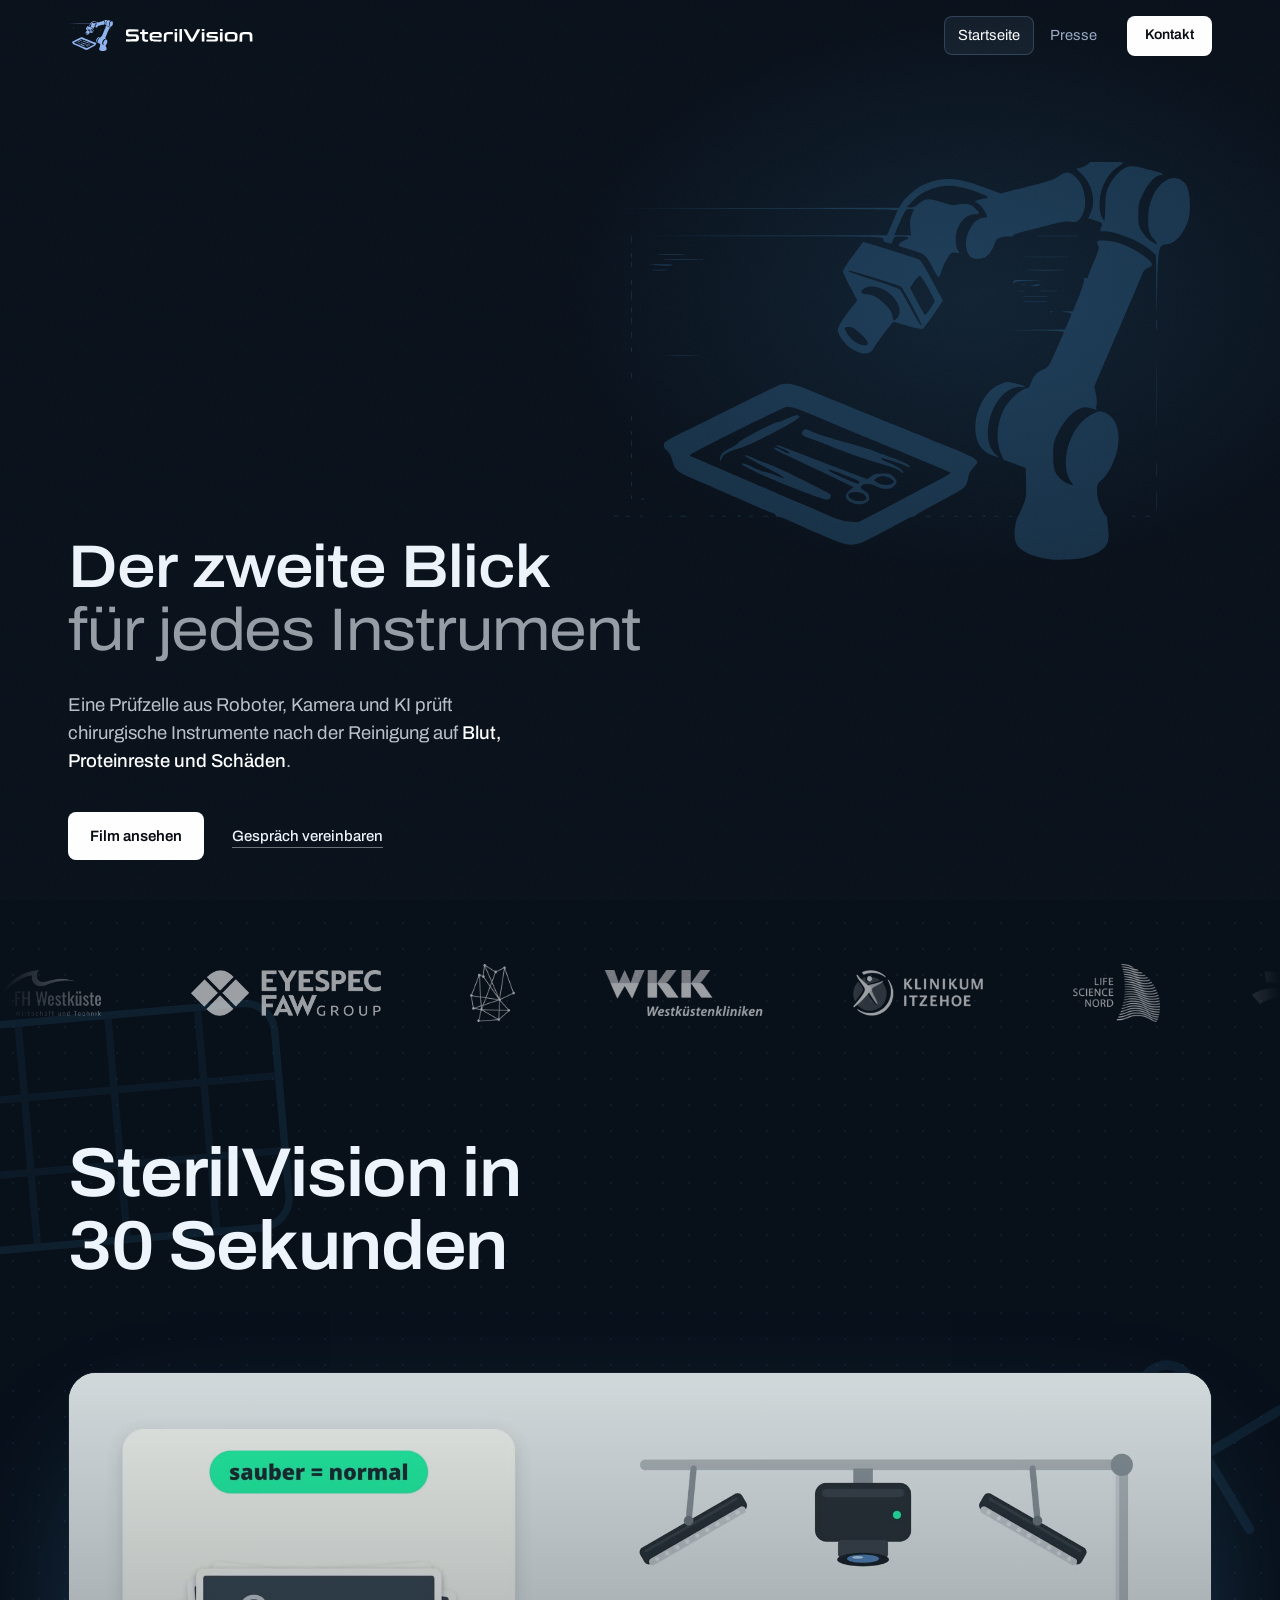
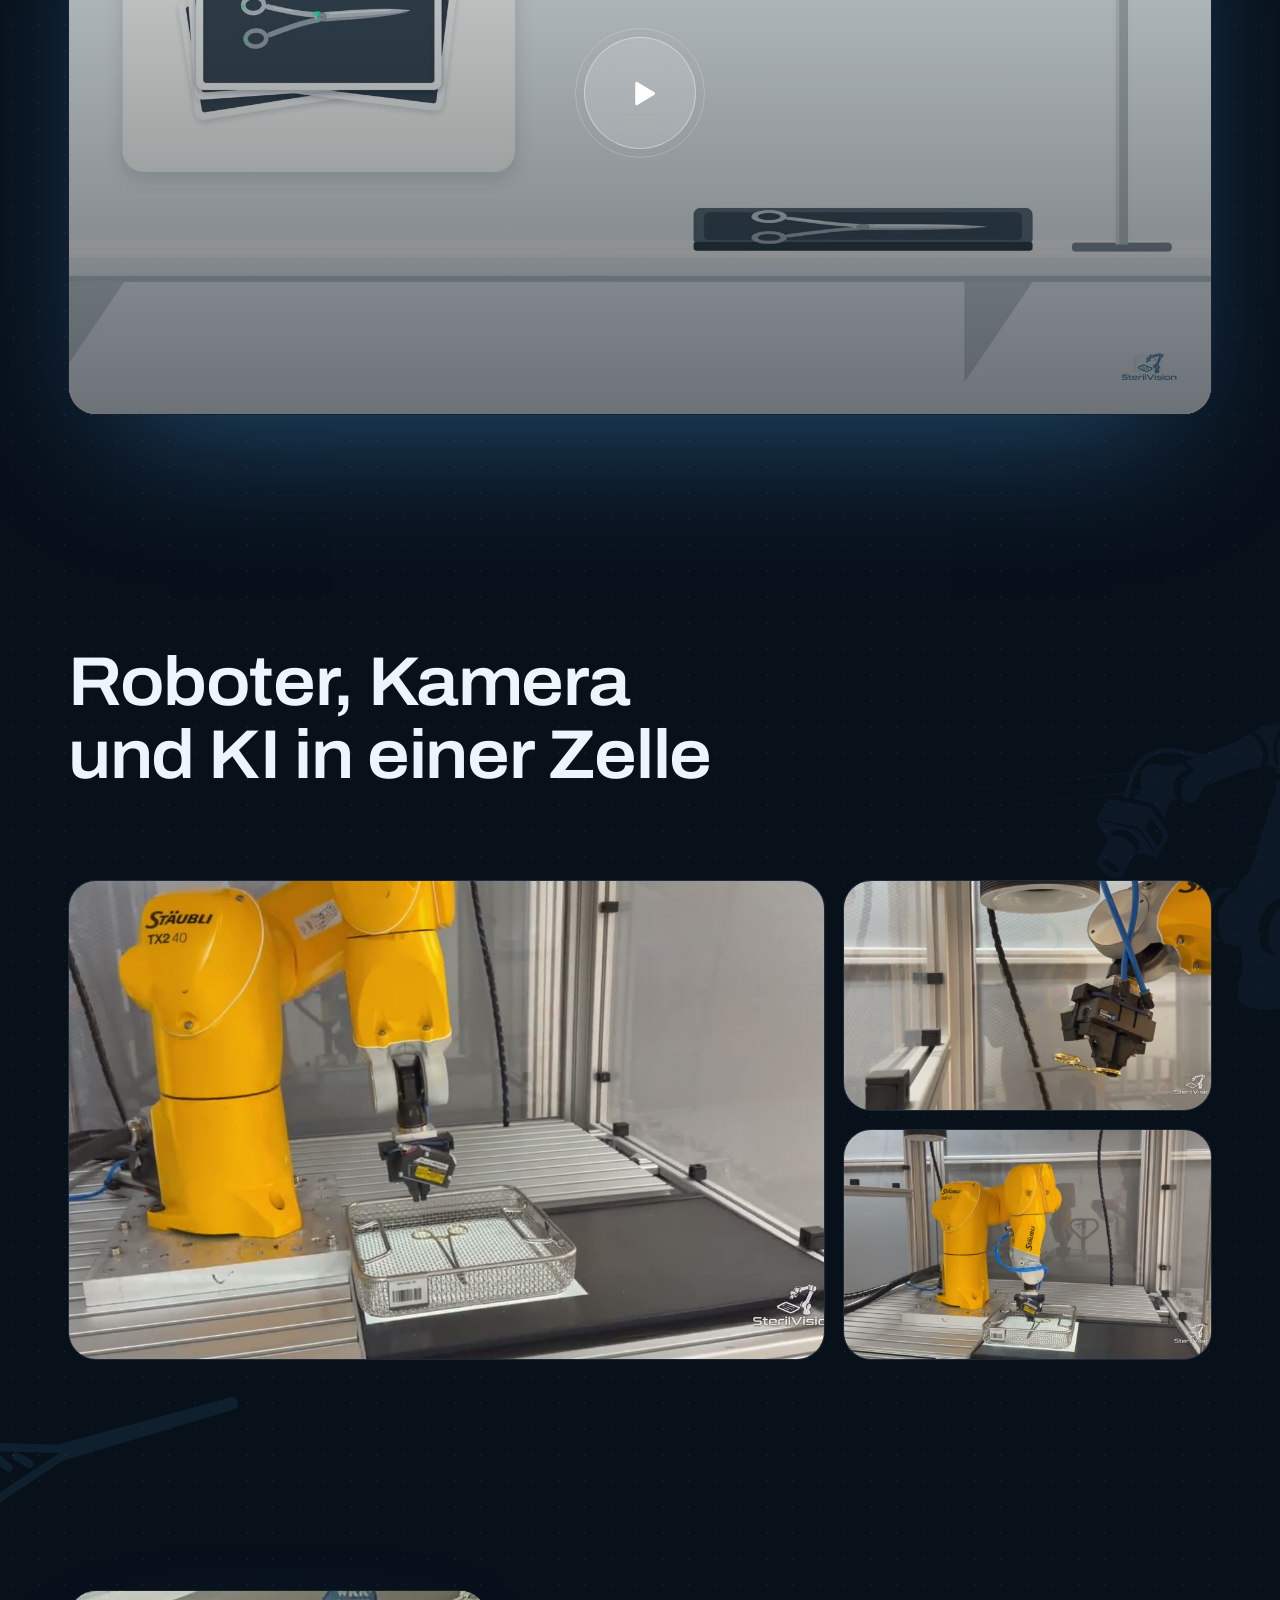
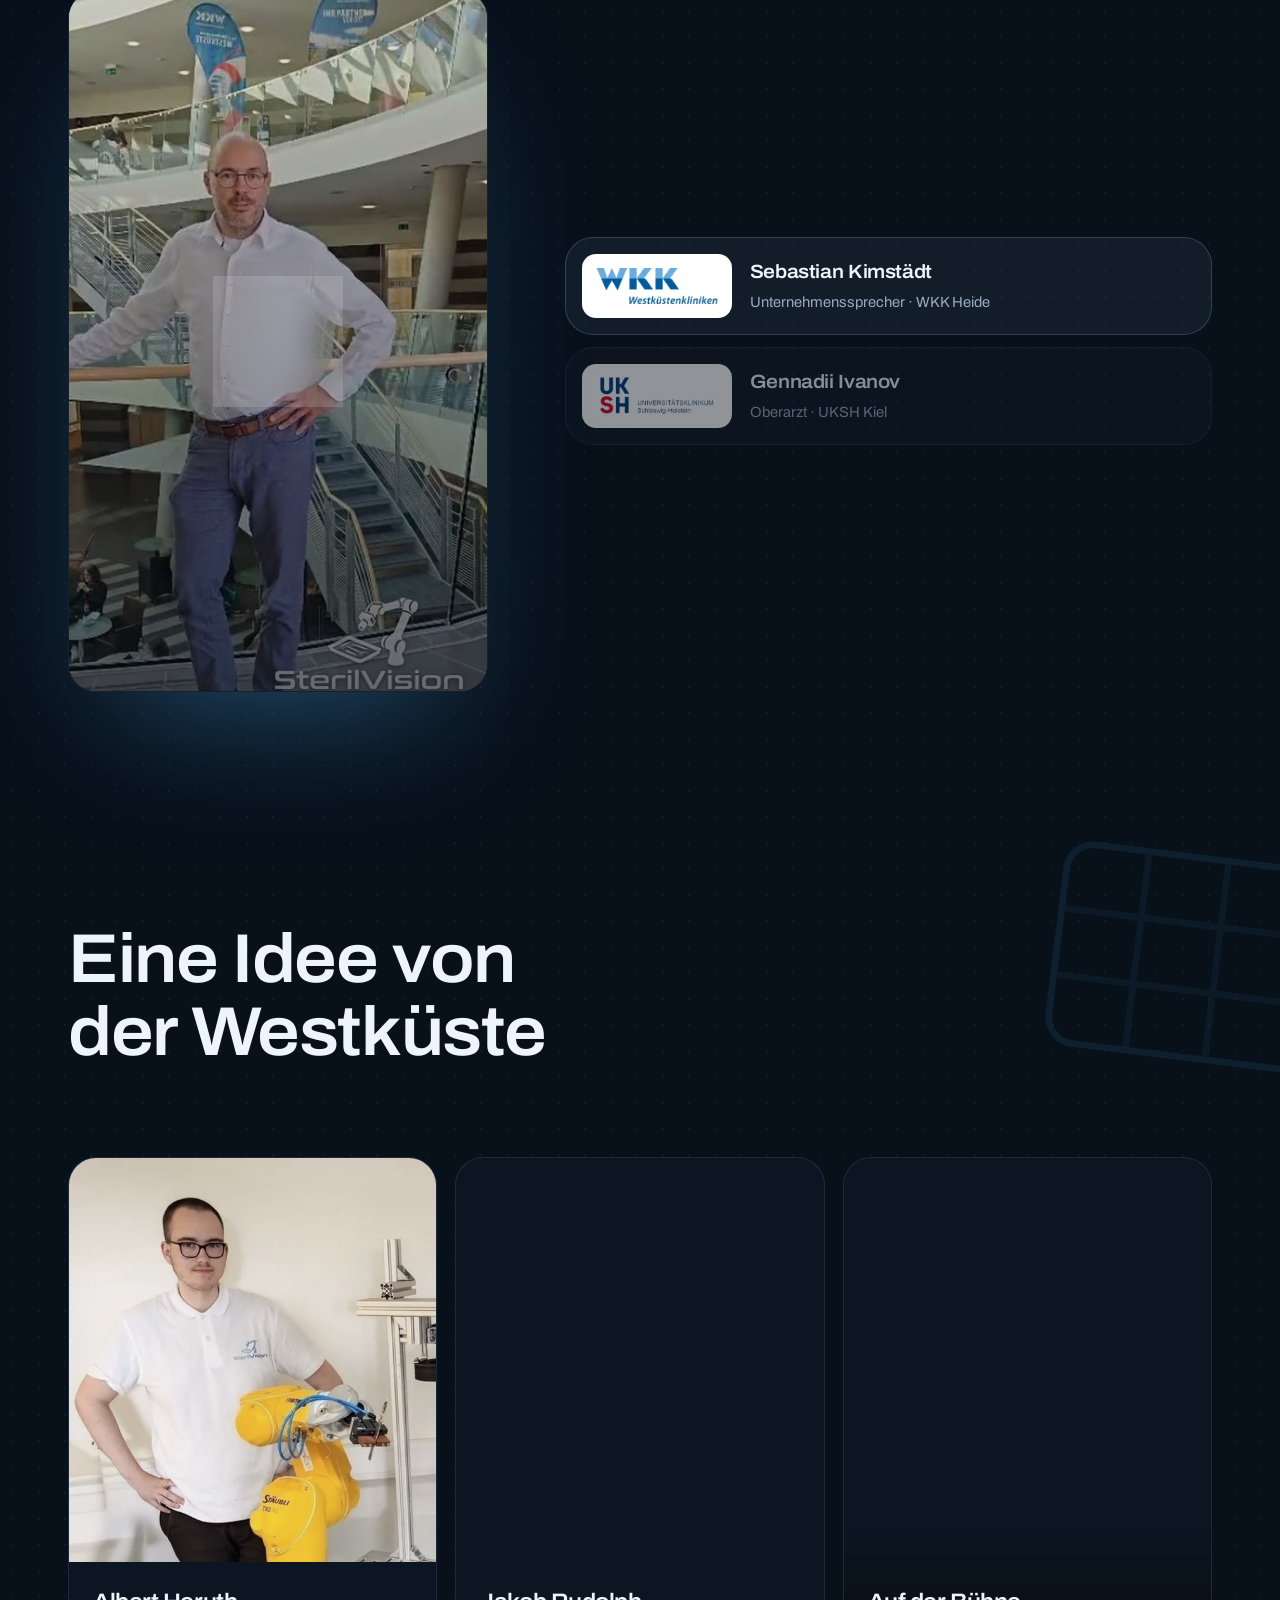
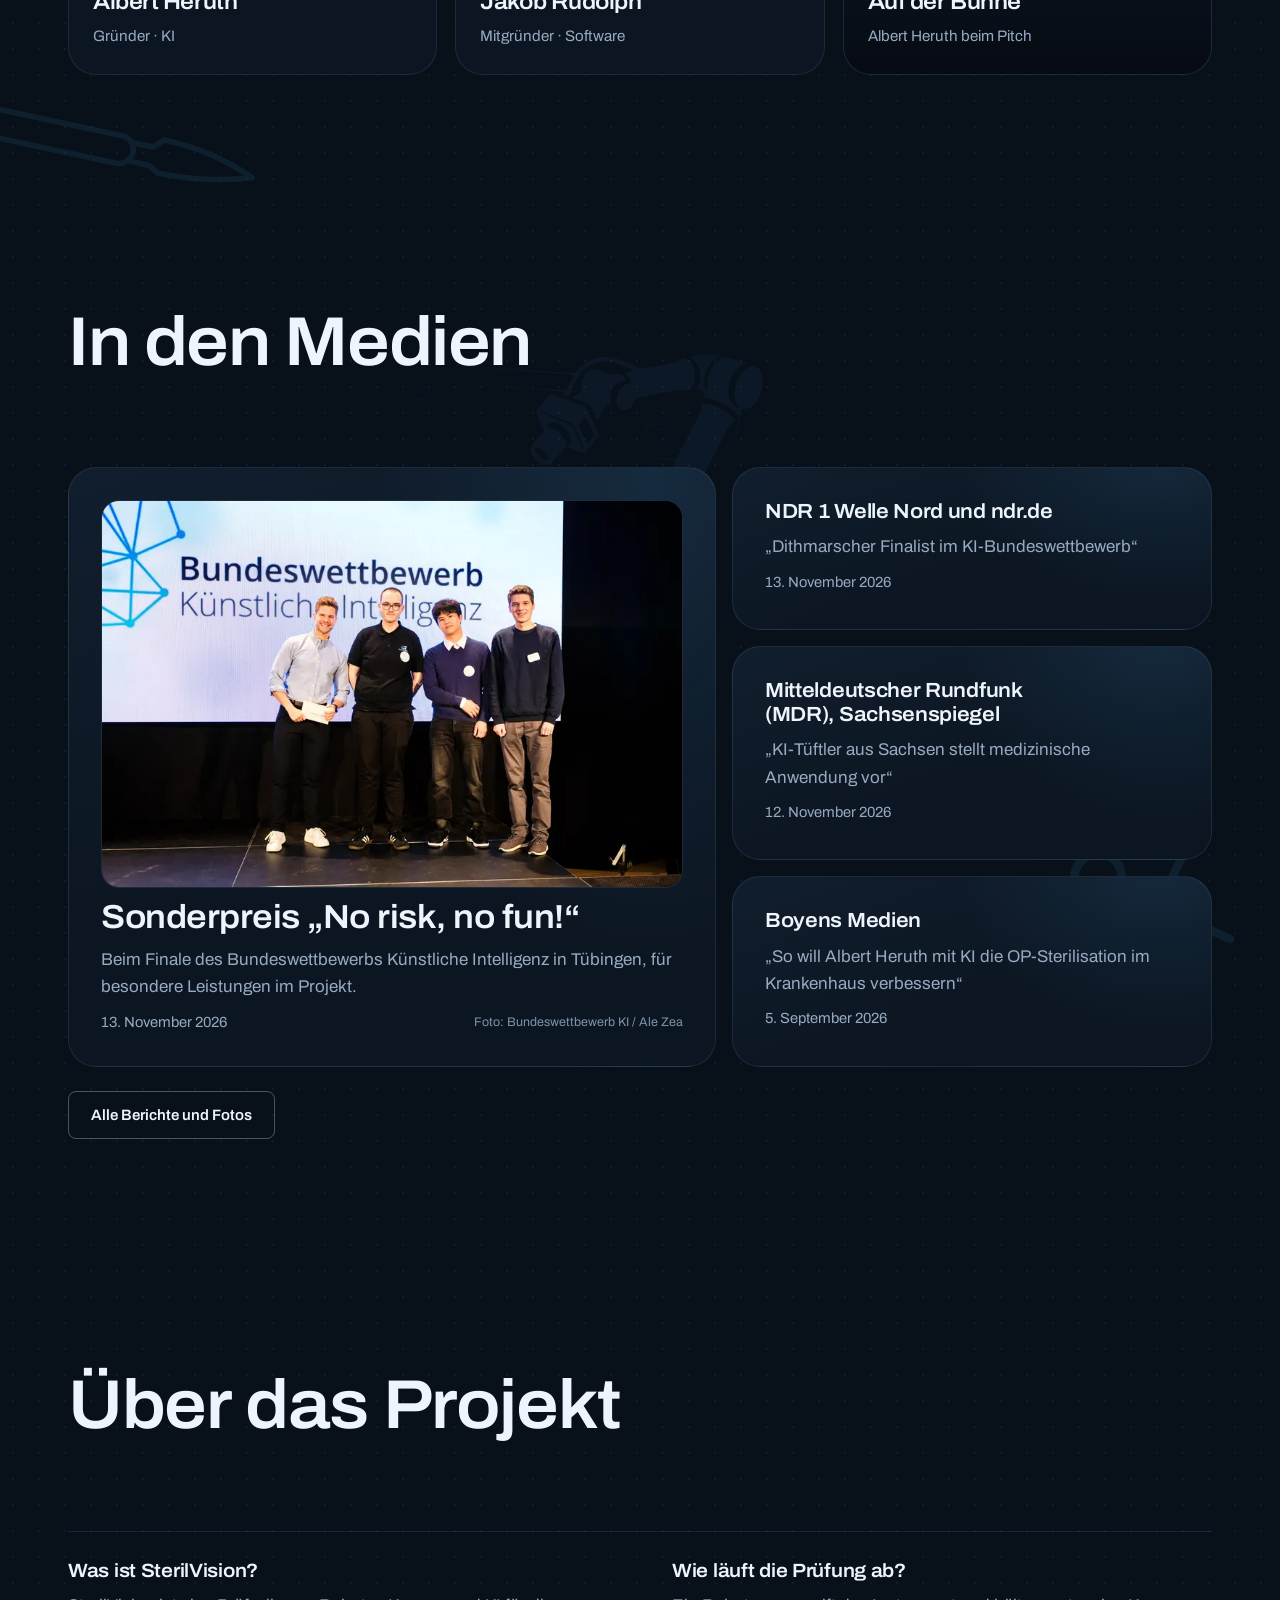
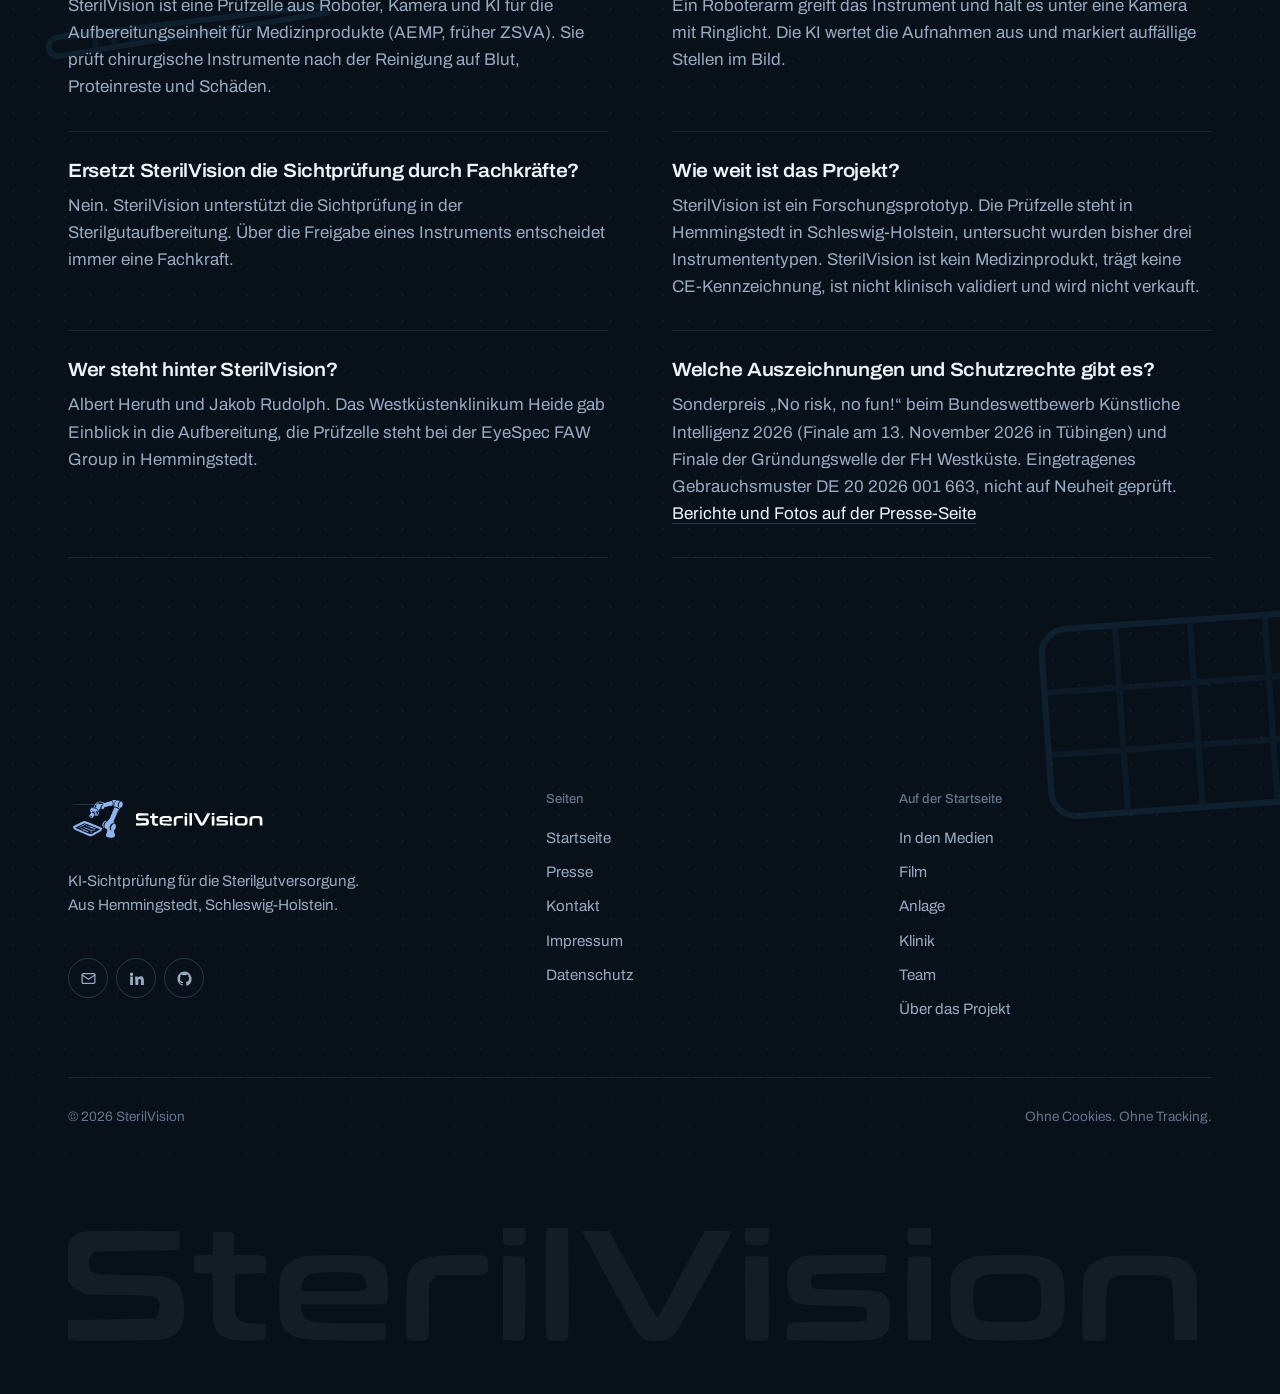
<file: index.html>
<!DOCTYPE html>
<html lang="de">
<head>
  <meta charset="UTF-8" />
  <meta name="viewport" content="width=device-width, initial-scale=1.0, viewport-fit=cover" />
  <title>SterilVision · KI-Sichtprüfung chirurgischer Instrumente für die AEMP</title>
  <meta name="description" content="Prüfzelle aus Roboter, Kamera und KI für die Sterilgutaufbereitung (AEMP, ZSVA). Prüft chirurgische Instrumente nach der Reinigung auf Blut, Proteinreste und Schäden. Forschungsprototyp aus Schleswig-Holstein." />
  <meta name="robots" content="index, follow" />
  <link rel="canonical" href="https://sterilvision.de/" />
  <meta name="theme-color" content="#08101a" />
  <link rel="icon" type="image/svg+xml" href="assets/favicon.svg" />

  <meta property="og:type" content="website" />
  <meta property="og:site_name" content="SterilVision" />
  <meta property="og:title" content="SterilVision · Der zweite Blick für jedes Instrument" />
  <meta property="og:description" content="Prüfzelle aus Roboter, Kamera und KI für die Sterilgutaufbereitung. Über die Freigabe entscheidet immer eine Fachkraft." />
  <meta property="og:image" content="https://sterilvision.de/assets/og.jpg" />
  <meta property="og:url" content="https://sterilvision.de/" />
  <meta property="og:locale" content="de_DE" />
  <meta name="twitter:card" content="summary_large_image" />

  <link rel="preload" href="assets/fonts/Archivo-Variable.woff2" as="font" type="font/woff2" crossorigin />
  <link rel="stylesheet" href="styles.css" />

  <script type="application/ld+json">
  {
    "@context": "https://schema.org",
    "@graph": [
      {
        "@type": "Organization",
        "@id": "https://sterilvision.de/#organisation",
        "name": "SterilVision",
        "url": "https://sterilvision.de/",
        "logo": "https://sterilvision.de/assets/brand/sv-logo.svg",
        "image": "https://sterilvision.de/assets/og.jpg",
        "description": "SterilVision entwickelt eine Prüfzelle aus Roboter, Kamera und KI, die chirurgische Instrumente nach der Reinigung in der Sterilgutaufbereitung (AEMP, früher ZSVA) auf Blut, Proteinreste und Schäden prüft. Forschungsprototyp, kein Medizinprodukt.",
        "address": {
          "@type": "PostalAddress",
          "addressLocality": "Hemmingstedt",
          "postalCode": "25770",
          "addressRegion": "Schleswig-Holstein",
          "addressCountry": "DE"
        },
        "founder": [
          {
            "@type": "Person",
            "name": "Albert Heruth",
            "sameAs": "https://www.linkedin.com/in/albert-heruth-37aa74379/"
          },
          {
            "@type": "Person",
            "name": "Jakob Rudolph"
          }
        ],
        "award": [
          "Sonderpreis „No risk, no fun!“, Bundeswettbewerb Künstliche Intelligenz 2026"
        ],
        "knowsAbout": [
          "Sterilgutaufbereitung",
          "Aufbereitungseinheit für Medizinprodukte (AEMP)",
          "Zentrale Sterilgutversorgungsabteilung (ZSVA)",
          "Sichtprüfung chirurgischer Instrumente",
          "Bildverarbeitung",
          "Künstliche Intelligenz",
          "Robotik"
        ],
        "subjectOf": {
          "@id": "https://sterilvision.de/presse.html"
        },
        "sameAs": [
          "https://www.linkedin.com/in/albert-heruth-37aa74379/",
          "https://github.com/hackbert301009"
        ]
      },
      {
        "@type": "WebSite",
        "@id": "https://sterilvision.de/#website",
        "url": "https://sterilvision.de/",
        "name": "SterilVision",
        "inLanguage": "de",
        "publisher": {
          "@id": "https://sterilvision.de/#organisation"
        }
      },
      {
        "@type": "FAQPage",
        "@id": "https://sterilvision.de/#projekt",
        "inLanguage": "de",
        "mainEntity": [
          {
            "@type": "Question",
            "name": "Was ist SterilVision?",
            "acceptedAnswer": {
              "@type": "Answer",
              "text": "SterilVision ist eine Prüfzelle aus Roboter, Kamera und KI für die Aufbereitungseinheit für Medizinprodukte (AEMP, früher ZSVA). Sie prüft chirurgische Instrumente nach der Reinigung auf Blut, Proteinreste und Schäden."
            }
          },
          {
            "@type": "Question",
            "name": "Wie läuft die Prüfung ab?",
            "acceptedAnswer": {
              "@type": "Answer",
              "text": "Ein Roboterarm greift das Instrument und hält es unter eine Kamera mit Ringlicht. Die KI wertet die Aufnahmen aus und markiert auffällige Stellen im Bild."
            }
          },
          {
            "@type": "Question",
            "name": "Ersetzt SterilVision die Sichtprüfung durch Fachkräfte?",
            "acceptedAnswer": {
              "@type": "Answer",
              "text": "Nein. SterilVision unterstützt die Sichtprüfung in der Sterilgutaufbereitung. Über die Freigabe eines Instruments entscheidet immer eine Fachkraft."
            }
          },
          {
            "@type": "Question",
            "name": "Wie weit ist das Projekt?",
            "acceptedAnswer": {
              "@type": "Answer",
              "text": "SterilVision ist ein Forschungsprototyp. Die Prüfzelle steht in Hemmingstedt in Schleswig-Holstein, untersucht wurden bisher drei Instrumententypen. SterilVision ist kein Medizinprodukt, trägt keine CE-Kennzeichnung, ist nicht klinisch validiert und wird nicht verkauft."
            }
          },
          {
            "@type": "Question",
            "name": "Wer steht hinter SterilVision?",
            "acceptedAnswer": {
              "@type": "Answer",
              "text": "Albert Heruth und Jakob Rudolph. Das Westküstenklinikum Heide gab Einblick in die Aufbereitung, die Prüfzelle steht bei der EyeSpec FAW Group in Hemmingstedt."
            }
          },
          {
            "@type": "Question",
            "name": "Welche Auszeichnungen und Schutzrechte gibt es?",
            "acceptedAnswer": {
              "@type": "Answer",
              "text": "Sonderpreis „No risk, no fun!“ beim Bundeswettbewerb Künstliche Intelligenz 2026 (Finale am 13. November 2026 in Tübingen) und Finale der Gründungswelle der FH Westküste. Eingetragenes Gebrauchsmuster DE 20 2026 001 663, nicht auf Neuheit geprüft."
            }
          }
        ]
      }
    ]
  }
  </script>
  <script>document.documentElement.classList.add('js');</script>
</head>
<body id="top">
  <div class="grain" aria-hidden="true"></div>
  <div class="bg-tools" aria-hidden="true">
    <span class="bg-dots"></span>
    <span class="bg-tool t1"><svg viewBox="0 0 48 32" fill="none" stroke="currentColor" stroke-width="1"><rect x="1" y="1" width="46" height="30" rx="4"/><path d="M1 11h46M1 21h46M13 1v30M25 1v30M37 1v30" stroke-opacity="0.6"/></svg></span>
    <span class="bg-tool t2"><svg viewBox="0 0 24 24" fill="none" stroke="currentColor" stroke-width="1.1"><circle cx="6" cy="6" r="3"/><circle cx="6" cy="18" r="3"/><path d="M8.5 8.5 19 19M8.5 15.5 19 5" stroke-linecap="round"/></svg></span>
    <span class="bg-tool t3"><svg viewBox="0 0 32 16" fill="none" stroke="currentColor" stroke-width="0.8" stroke-linecap="round"><circle cx="3.5" cy="4" r="2.5"/><circle cx="3.5" cy="12" r="2.5"/><path d="M5.8 5 14 7.6M5.8 11 14 8.4M14 7.6 31 7.8M14 8.4 31 8.2M8 6.6l1 1.4M10 7.2l1 1"/></svg></span>
    <span class="bg-tool bg-wm t4 logo-mark"></span>
    <span class="bg-tool t5"><svg viewBox="0 0 48 32" fill="none" stroke="currentColor" stroke-width="1"><rect x="1" y="1" width="46" height="30" rx="4"/><path d="M1 11h46M1 21h46M13 1v30M25 1v30M37 1v30" stroke-opacity="0.6"/></svg></span>
    <span class="bg-tool t6"><svg viewBox="0 0 32 8" fill="none" stroke="currentColor" stroke-width="0.6" stroke-linecap="round" stroke-linejoin="round"><rect x="0.5" y="2.5" width="18" height="3" rx="1.5"/><path d="M18.5 3h2l1-1c4 0 7 0.8 10 2-3 1-6.5 1.6-10 1.6l-1-0.6h-2"/></svg></span>
    <span class="bg-tool t7"><svg viewBox="0 0 24 24" fill="none" stroke="currentColor" stroke-width="1.1"><circle cx="6" cy="6" r="3"/><circle cx="6" cy="18" r="3"/><path d="M8.5 8.5 19 19M8.5 15.5 19 5" stroke-linecap="round"/></svg></span>
    <span class="bg-tool t8"><svg viewBox="0 0 32 8" fill="none" stroke="currentColor" stroke-width="0.6" stroke-linecap="round"><path d="M1 4c0-.6.5-1 1-1l29 .6M1 4c0 .6.5 1 1 1l29-.6"/><path d="M6 3.2v1.6M8 3.2v1.6M10 3.2v1.6" stroke-opacity=".6"/></svg></span>
    <span class="bg-tool bg-wm t9 logo-mark"></span>
    <span class="bg-tool t10"><svg viewBox="0 0 48 32" fill="none" stroke="currentColor" stroke-width="1"><rect x="1" y="1" width="46" height="30" rx="4"/><path d="M1 11h46M1 21h46M13 1v30M25 1v30M37 1v30" stroke-opacity="0.6"/></svg></span>
  </div>

  <header class="site-header" id="site-header">
    <div class="wrap">
      <a class="brand" href="#top" aria-label="SterilVision Startseite">
        <span class="logo-mark" aria-hidden="true"></span>
        <span class="logo-word" aria-hidden="true"></span>
      </a>
      <nav class="nav" aria-label="Hauptnavigation">
        <div class="nav-links">
          <a href="#top" aria-current="page">Startseite</a>
          <a href="presse.html">Presse</a>
        </div>
        <a class="btn btn-primary btn-sm" href="kontakt.html">Kontakt</a>
        <button class="menu-btn" id="menu-btn" aria-label="Menü öffnen" aria-expanded="false" aria-controls="mobile-menu"><span></span><span></span></button>
      </nav>
    </div>
  </header>

  <nav class="mobile-menu" id="mobile-menu" aria-label="Mobile Navigation">
    <a href="#top" aria-current="page">Startseite</a>
    <a href="presse.html">Presse</a>
    <a href="kontakt.html">Kontakt</a>
  </nav>

  <main>
    <!-- ═══ HERO ═══ -->
    <section class="hero" id="hero">
      <div class="hero-canvas" id="hero-canvas" aria-hidden="true"></div>
      <span class="hero-fallback logo-mark" aria-hidden="true"></span>

      <div class="wrap">
        <div class="hero-inner">
          <h1 data-split><span class="h1-row">Der zweite Blick</span> <span class="h1-row h1-soft">für jedes Instrument</span></h1>
          <p class="lead" data-hero>Eine Prüfzelle aus Roboter, Kamera und KI prüft chirurgische Instrumente nach der Reinigung auf <strong>Blut, Proteinreste und Schäden</strong>.</p>
          <div class="hero-actions" data-hero>
            <a class="btn btn-primary" href="#film">Film ansehen</a>
            <a class="hero-link" href="kontakt.html">Gespräch vereinbaren</a>
          </div>
        </div>
      </div>
    </section>

    <!-- ═══ NETZWERK ═══ -->
    <section class="section" id="netzwerk" style="padding: clamp(40px, 5vw, 64px) 0 0">
      <div class="marquee" data-reveal>
        <div class="marquee-track">
          <div class="marquee-group">
            <a href="https://www.fh-westkueste.de/" target="_blank" rel="noopener"><img decoding="async" src="assets/logos/fh-westkueste.webp" alt="FH Westküste" loading="lazy" /></a>
            <a href="https://eyespec-faw-group.de/" target="_blank" rel="noopener"><img decoding="async" src="assets/logos/eyespec.webp" alt="EyeSpec FAW Group" loading="lazy" /></a>
            <a href="https://www.bw-ki.de/" target="_blank" rel="noopener"><img decoding="async" src="assets/logos/bwki.webp" alt="Bundeswettbewerb KI" class="sq" loading="lazy" /></a>
            <a href="https://www.westkuestenklinikum.de/" target="_blank" rel="noopener"><img decoding="async" src="assets/logos/wkk.webp" alt="Westküstenklinikum Heide" loading="lazy" /></a>
            <a href="https://www.klinikum-itzehoe.de/" target="_blank" rel="noopener"><img decoding="async" src="assets/logos/itzehoe.webp" alt="Klinikum Itzehoe" loading="lazy" /></a>
            <a href="https://lifesciencenord.de/" target="_blank" rel="noopener"><img decoding="async" src="assets/logos/life-science-nord.webp" alt="Life Science Nord" class="sq" loading="lazy" /></a>
            <a href="https://www.boyens-medien.de/" target="_blank" rel="noopener"><img decoding="async" src="assets/logos/boyens.webp" alt="Boyens Medien" loading="lazy" /></a>
            <a href="https://www.jugend-forscht.de/" target="_blank" rel="noopener"><img decoding="async" src="assets/logos/jugend-forscht.webp" alt="Jugend forscht" class="sq" loading="lazy" /></a>
          </div>
          <div class="marquee-group" aria-hidden="true">
            <a href="https://www.fh-westkueste.de/" target="_blank" rel="noopener" tabindex="-1"><img decoding="async" src="assets/logos/fh-westkueste.webp" alt="" loading="lazy" /></a>
            <a href="https://eyespec-faw-group.de/" target="_blank" rel="noopener" tabindex="-1"><img decoding="async" src="assets/logos/eyespec.webp" alt="" loading="lazy" /></a>
            <a href="https://www.bw-ki.de/" target="_blank" rel="noopener" tabindex="-1"><img decoding="async" src="assets/logos/bwki.webp" alt="" class="sq" loading="lazy" /></a>
            <a href="https://www.westkuestenklinikum.de/" target="_blank" rel="noopener" tabindex="-1"><img decoding="async" src="assets/logos/wkk.webp" alt="" loading="lazy" /></a>
            <a href="https://www.klinikum-itzehoe.de/" target="_blank" rel="noopener" tabindex="-1"><img decoding="async" src="assets/logos/itzehoe.webp" alt="" loading="lazy" /></a>
            <a href="https://lifesciencenord.de/" target="_blank" rel="noopener" tabindex="-1"><img decoding="async" src="assets/logos/life-science-nord.webp" alt="" class="sq" loading="lazy" /></a>
            <a href="https://www.boyens-medien.de/" target="_blank" rel="noopener" tabindex="-1"><img decoding="async" src="assets/logos/boyens.webp" alt="" loading="lazy" /></a>
            <a href="https://www.jugend-forscht.de/" target="_blank" rel="noopener" tabindex="-1"><img decoding="async" src="assets/logos/jugend-forscht.webp" alt="" class="sq" loading="lazy" /></a>
          </div>
        </div>
      </div>
    </section>

    <!-- ═══ FILM ═══ -->
    <section class="section film" id="film">
      <div class="wrap">
        <div class="head">
          <h2 data-reveal>SterilVision in 30 Sekunden</h2>
        </div>
        <div class="player" data-player data-reveal>
          <video preload="none" playsinline controls poster="assets/video/sterilvision-film-poster.jpg">
            <source src="assets/video/sterilvision-film.mp4" type="video/mp4" />
          </video>
          <button class="player-cover" aria-label="Film abspielen">
            <img decoding="async" src="assets/video/sterilvision-film-poster.jpg" alt="" loading="lazy" />
            <span class="play"><svg viewBox="0 0 24 24"><path d="M6 4.5v15a1 1 0 0 0 1.5.86l12.4-7.5a1 1 0 0 0 0-1.72L7.5 3.64A1 1 0 0 0 6 4.5Z"/></svg></span>
          </button>
        </div>
      </div>
    </section>

    <!-- ═══ ANLAGE ═══ -->
    <section class="section" id="anlage">
      <div class="wrap">
        <div class="head">
          <h2 data-reveal>Roboter, Kamera und KI in einer Zelle</h2>
        </div>
        <div class="cell">
          <div class="tile tile-video big" data-reveal>
            <video data-lazy muted loop playsinline preload="none" poster="assets/video/anlage-loop-poster.jpg" aria-label="Roboter greift eine Schere aus dem Siebkorb">
              <source data-src="assets/video/anlage-loop.mp4" type="video/mp4" />
            </video>
          </div>
          <div class="tile tile-video side" data-reveal style="--d:.08s">
            <video data-lazy muted loop playsinline preload="none" poster="assets/video/anlage-pruefen-poster.jpg" aria-label="Die Schere wird unter dem Kameraring geprüft">
              <source data-src="assets/video/anlage-pruefen.mp4" type="video/mp4" />
            </video>
          </div>
          <div class="tile tile-video side" data-reveal style="--d:.16s">
            <video data-lazy muted loop playsinline preload="none" poster="assets/video/anlage-zelle-poster.jpg" aria-label="Die Prüfzelle in der Totalen">
              <source data-src="assets/video/anlage-zelle.mp4" type="video/mp4" />
            </video>
          </div>
        </div>
      </div>
    </section>

    <!-- ═══ STIMME ═══ -->
    <section class="section" id="stimme">
      <div class="wrap voice">
        <div class="voice-stage" data-reveal>
          <div class="player" data-player data-voice="wkk">
            <video preload="none" playsinline controls poster="assets/video/kimstaedt-poster.jpg">
              <source src="assets/video/kimstaedt.mp4" type="video/mp4" />
            </video>
            <button class="player-cover" aria-label="Video von Sebastian Kimstädt abspielen">
              <img decoding="async" src="assets/video/kimstaedt-poster.jpg" alt="" loading="lazy" />
              <span class="play"><svg viewBox="0 0 24 24"><path d="M6 4.5v15a1 1 0 0 0 1.5.86l12.4-7.5a1 1 0 0 0 0-1.72L7.5 3.64A1 1 0 0 0 6 4.5Z"/></svg></span>
            </button>
          </div>
          <div class="player" data-player data-voice="uksh" hidden>
            <video preload="none" playsinline controls poster="assets/video/ivanov-poster.jpg">
              <source src="assets/video/ivanov.mp4" type="video/mp4" />
            </video>
            <button class="player-cover" aria-label="Video von Gennadii Ivanov abspielen">
              <img decoding="async" src="assets/video/ivanov-poster.jpg" alt="" loading="lazy" />
              <span class="play"><svg viewBox="0 0 24 24"><path d="M6 4.5v15a1 1 0 0 0 1.5.86l12.4-7.5a1 1 0 0 0 0-1.72L7.5 3.64A1 1 0 0 0 6 4.5Z"/></svg></span>
            </button>
          </div>
        </div>
        <div class="voices" role="tablist" aria-label="Videostatements" data-reveal>
          <button class="voice-tab" role="tab" aria-selected="true" data-voice="wkk">
            <span class="org-logo"><img decoding="async" src="assets/logos/wkk-farbig.webp" alt="Westküstenklinikum Heide" loading="lazy" /></span>
            <span class="who"><b>Sebastian Kimstädt</b><span>Unternehmenssprecher · WKK Heide</span></span>
          </button>
          <button class="voice-tab" role="tab" aria-selected="false" data-voice="uksh">
            <span class="org-logo"><img decoding="async" src="assets/logos/uksh-farbig.webp" alt="Universitätsklinikum Schleswig-Holstein" loading="lazy" /></span>
            <span class="who"><b>Gennadii Ivanov</b><span>Oberarzt · UKSH Kiel</span></span>
          </button>
        </div>
      </div>
    </section>

    <!-- ═══ TEAM ═══ -->
    <section class="section" id="team">
      <div class="wrap">
        <div class="head">
          <h2 data-reveal>Eine Idee von der Westküste</h2>
        </div>
        <div class="team">
          <article class="member" data-reveal>
            <div class="ph"><img decoding="async" src="assets/img/albert.webp" alt="Albert Heruth" loading="lazy" width="640" height="640" /></div>
            <div class="info"><b>Albert Heruth</b><span>Gründer · KI</span></div>
          </article>
          <article class="member" data-reveal style="--d:.08s">
            <div class="ph"><img decoding="async" src="assets/img/jakob.webp" alt="Jakob Rudolph" loading="lazy" width="640" height="640" /></div>
            <div class="info"><b>Jakob Rudolph</b><span>Mitgründer · Software</span></div>
          </article>
          <article class="member stage" data-reveal style="--d:.16s">
            <div class="ph"><img decoding="async" src="assets/img/buehne.webp" alt="Albert Heruth präsentiert SterilVision auf der Bühne" loading="lazy" /></div>
            <div class="info"><b>Auf der Bühne</b><span>Albert Heruth beim Pitch</span></div>
          </article>
        </div>
      </div>
    </section>

    <!-- ═══ IN DEN MEDIEN ═══ -->
    <section class="section" id="medien" aria-labelledby="medien-title">
      <div class="wrap">
        <div class="head">
          <h2 id="medien-title" data-reveal>In den Medien</h2>
        </div>
        <div class="press-teaser">
          <article class="pt-card pt-lead" data-reveal>
            <div class="photo-frame">
              <img src="assets/img/presse/bwki-2026-015-800.webp" width="800" height="533" loading="lazy" decoding="async" alt="Vier Personen auf der Bühne vor der Leinwand mit dem Schriftzug Bundeswettbewerb Künstliche Intelligenz, eine Person hält einen Umschlag." />
            </div>
            <h3><a href="presse.html#bwki">Sonderpreis <span class="nw">„No risk, no fun!“</span></a></h3>
            <p>Beim Finale des Bundeswettbewerbs Künstliche Intelligenz in Tübingen, für besondere Leistungen im Projekt.</p>
            <p class="pt-meta"><time datetime="2026-11-13">13. November 2026</time> <span class="credit">Foto: Bundeswettbewerb KI / Ale Zea</span></p>
          </article>
          <div class="pt-list">
            <article class="pt-card" data-reveal style="--d:.06s">
              <h3><a href="presse.html#ndr">NDR 1 Welle Nord und ndr.de</a></h3>
              <p>„Dithmarscher Finalist im KI-Bundeswettbewerb“</p>
              <p class="pt-meta"><time datetime="2026-11-13">13. November 2026</time></p>
            </article>
            <article class="pt-card" data-reveal style="--d:.12s">
              <h3><a href="presse.html#mdr">Mitteldeutscher Rundfunk (MDR), Sachsenspiegel</a></h3>
              <p>„KI-Tüftler aus Sachsen stellt medizinische Anwendung vor“</p>
              <p class="pt-meta"><time datetime="2026-11-12">12. November 2026</time></p>
            </article>
            <article class="pt-card" data-reveal style="--d:.18s">
              <h3><a href="presse.html#boyens">Boyens Medien</a></h3>
              <p>„So will Albert Heruth mit KI die OP-Sterilisation im Krankenhaus verbessern“</p>
              <p class="pt-meta"><time datetime="2026-09-05">5. September 2026</time></p>
            </article>
          </div>
        </div>
        <div class="pt-more" data-reveal>
          <a class="btn btn-ghost" href="presse.html">Alle Berichte und Fotos</a>
        </div>
      </div>
    </section>

    <!-- ═══ ÜBER DAS PROJEKT ═══ -->
    <section class="section" id="projekt" aria-labelledby="projekt-title">
      <div class="wrap">
        <div class="head">
          <h2 id="projekt-title" data-reveal>Über das Projekt</h2>
        </div>
        <div class="about-grid">
          <div class="about-item" data-reveal>
            <h3>Was ist SterilVision?</h3>
            <p>SterilVision ist eine Prüfzelle aus Roboter, Kamera und KI für die Aufbereitungseinheit für Medizinprodukte (AEMP, früher ZSVA). Sie prüft chirurgische Instrumente nach der Reinigung auf Blut, Proteinreste und Schäden.</p>
          </div>
          <div class="about-item" data-reveal style="--d:0.04s">
            <h3>Wie läuft die Prüfung ab?</h3>
            <p>Ein Roboterarm greift das Instrument und hält es unter eine Kamera mit Ringlicht. Die KI wertet die Aufnahmen aus und markiert auffällige Stellen im Bild.</p>
          </div>
          <div class="about-item" data-reveal style="--d:0.00s">
            <h3>Ersetzt SterilVision die Sichtprüfung durch Fachkräfte?</h3>
            <p>Nein. SterilVision unterstützt die Sichtprüfung in der Sterilgutaufbereitung. Über die Freigabe eines Instruments entscheidet immer eine Fachkraft.</p>
          </div>
          <div class="about-item" data-reveal style="--d:0.04s">
            <h3>Wie weit ist das Projekt?</h3>
            <p>SterilVision ist ein Forschungsprototyp. Die Prüfzelle steht in Hemmingstedt in Schleswig-Holstein, untersucht wurden bisher drei Instrumententypen. SterilVision ist kein Medizinprodukt, trägt keine CE-Kennzeichnung, ist nicht klinisch validiert und wird nicht verkauft.</p>
          </div>
          <div class="about-item" data-reveal style="--d:0.00s">
            <h3>Wer steht hinter SterilVision?</h3>
            <p>Albert Heruth und Jakob Rudolph. Das Westküstenklinikum Heide gab Einblick in die Aufbereitung, die Prüfzelle steht bei der EyeSpec FAW Group in Hemmingstedt.</p>
          </div>
          <div class="about-item" data-reveal style="--d:0.04s">
            <h3>Welche Auszeichnungen und Schutzrechte gibt es?</h3>
            <p>Sonderpreis „No risk, no fun!“ beim Bundeswettbewerb Künstliche Intelligenz 2026 (Finale am 13. November 2026 in Tübingen) und Finale der Gründungswelle der FH Westküste. Eingetragenes Gebrauchsmuster DE 20 2026 001 663, nicht auf Neuheit geprüft. <a href="presse.html">Berichte und Fotos auf der Presse-Seite</a></p>
          </div>
        </div>
      </div>
    </section>

  </main>

  <footer class="site-footer">
    <div class="wrap">
      <div class="footer-top">
        <div class="footer-brand">
          <a class="brand" href="#top" aria-label="SterilVision">
            <span class="logo-mark" aria-hidden="true"></span>
            <span class="logo-word" aria-hidden="true"></span>
          </a>
          <p>KI-Sichtprüfung für die Sterilgutversorgung. Aus Hemmingstedt, Schleswig-Holstein.</p>
          <div class="socials" data-socials></div>
        </div>
        <div class="footer-col">
          <span class="mono">Seiten</span>
          <a href="#top">Startseite</a>
          <a href="presse.html">Presse</a>
          <a href="kontakt.html">Kontakt</a>
          <a href="impressum.html">Impressum</a>
          <a href="datenschutz.html">Datenschutz</a>
        </div>
        <div class="footer-col">
          <span class="mono">Auf der Startseite</span>
          <a href="#medien">In den Medien</a>
          <a href="#film">Film</a>
          <a href="#anlage">Anlage</a>
          <a href="#stimme">Klinik</a>
          <a href="#team">Team</a>
          <a href="#projekt">Über das Projekt</a>
        </div>
      </div>
      <div class="footer-bottom">
        <span>© <span data-year>2026</span> SterilVision</span>
        <span>Ohne Cookies. Ohne Tracking.</span>
      </div>
      <div class="footer-word" aria-hidden="true"><span class="logo-word"></span></div>
    </div>
  </footer>

  <script src="vendor/gsap.min.js" defer></script>
  <script src="vendor/ScrollTrigger.min.js" defer></script>
  <script src="vendor/SplitText.min.js" defer></script>
  <script src="vendor/lenis.min.js" defer></script>
  <script src="script.js" defer></script>
  <script type="module" src="assets/js/hero3d.js"></script>
</body>
</html>
</file>
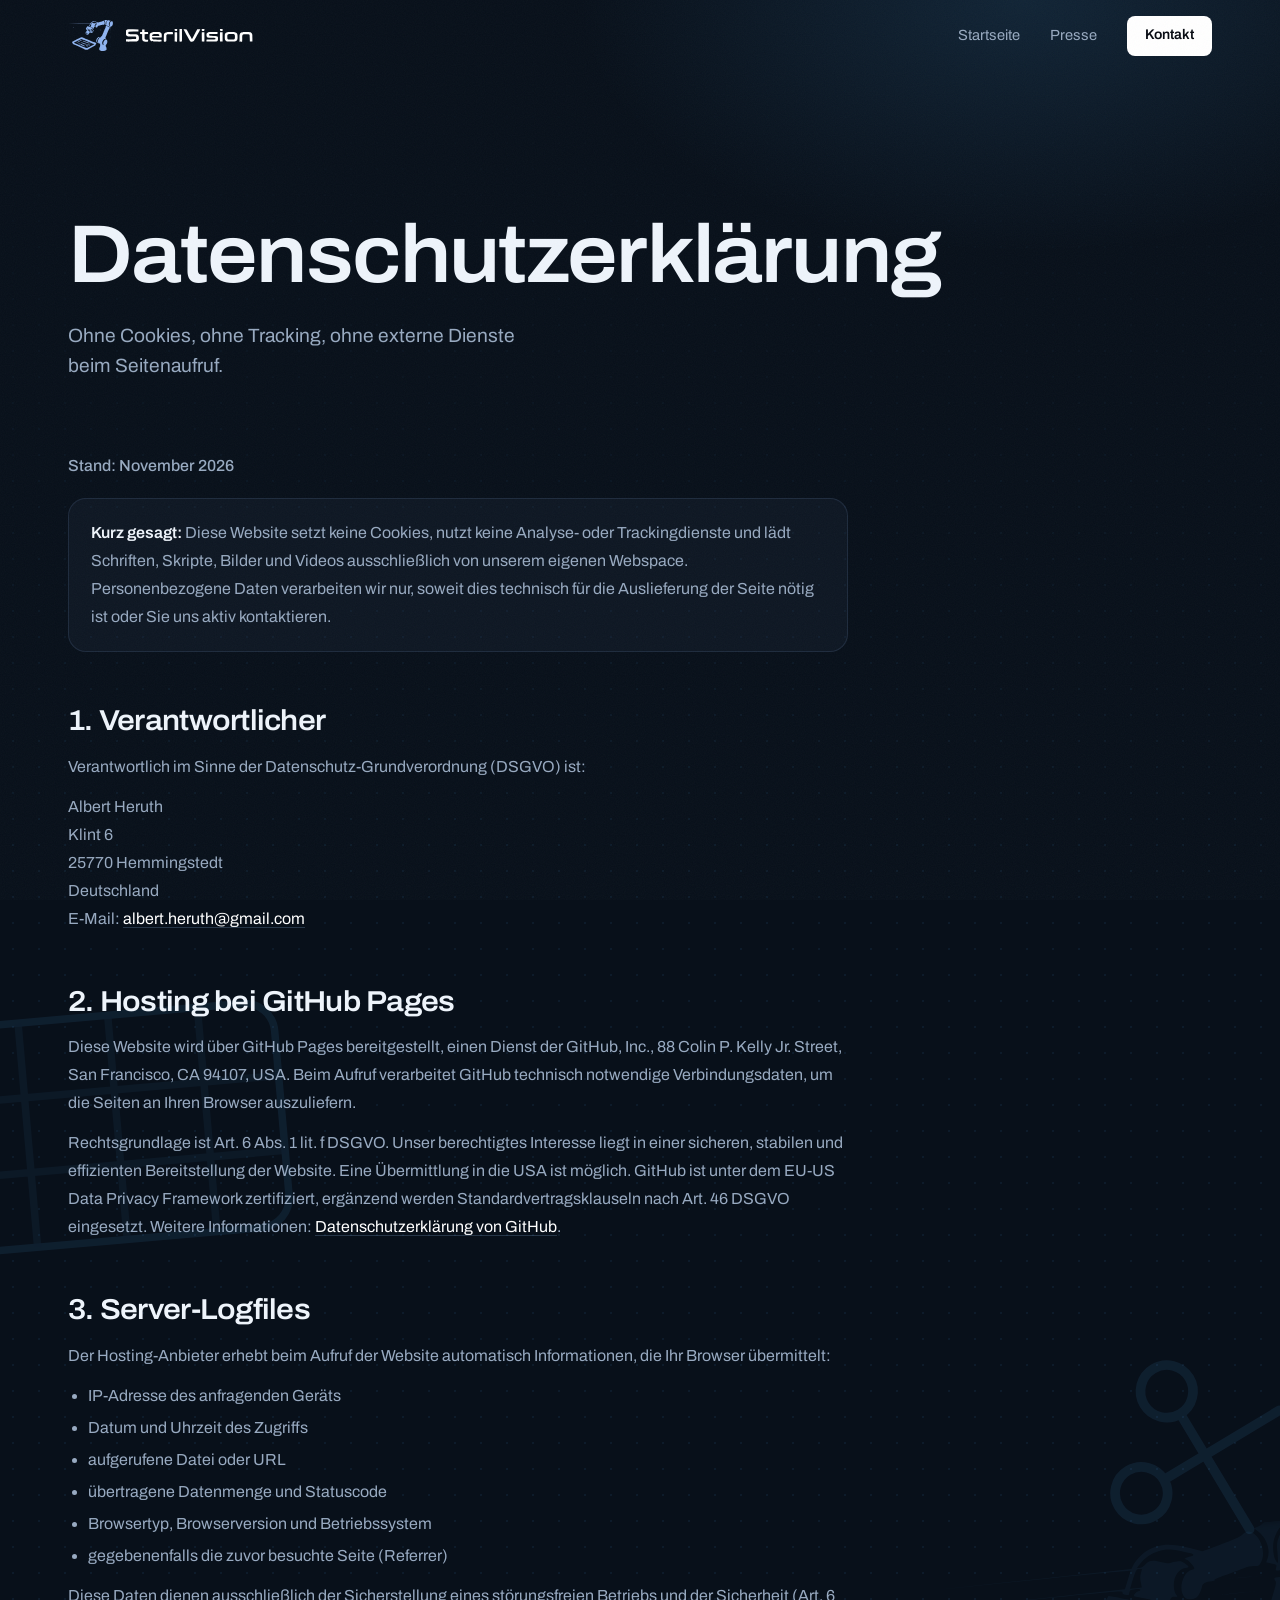
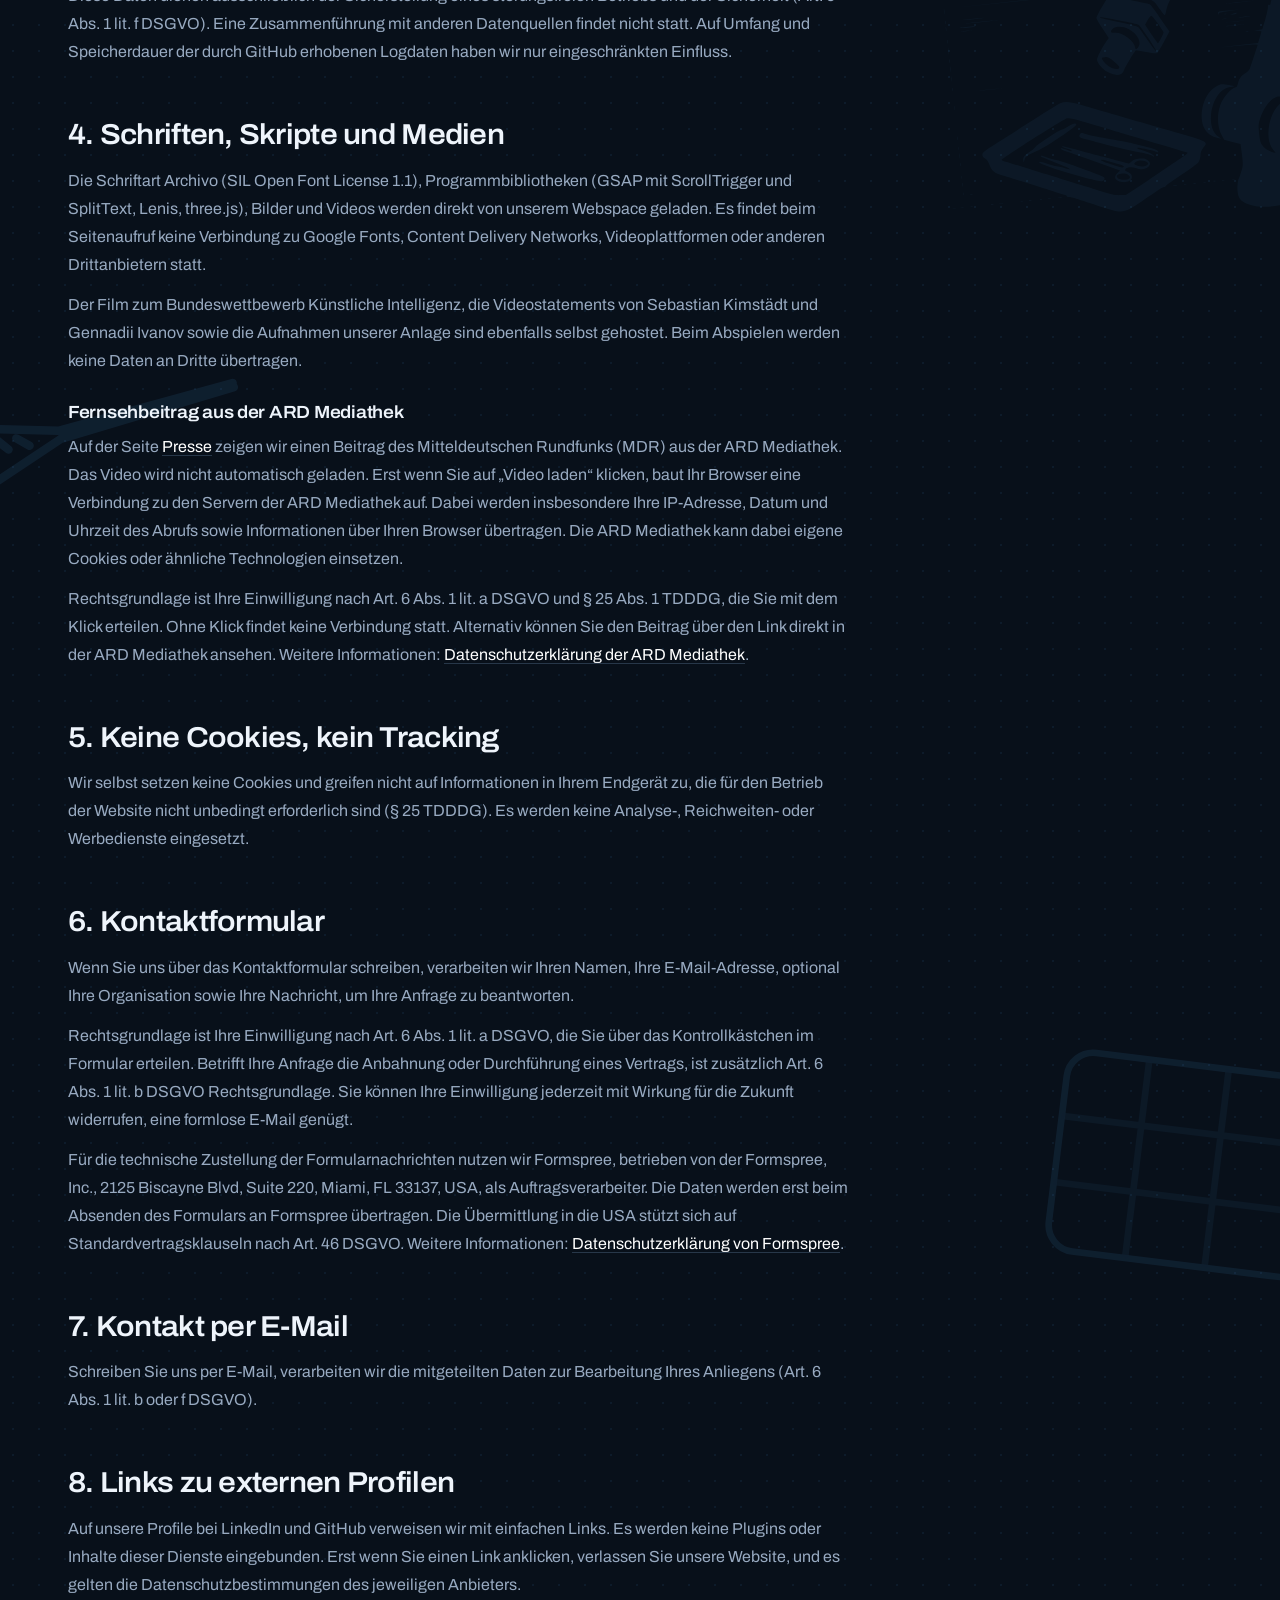
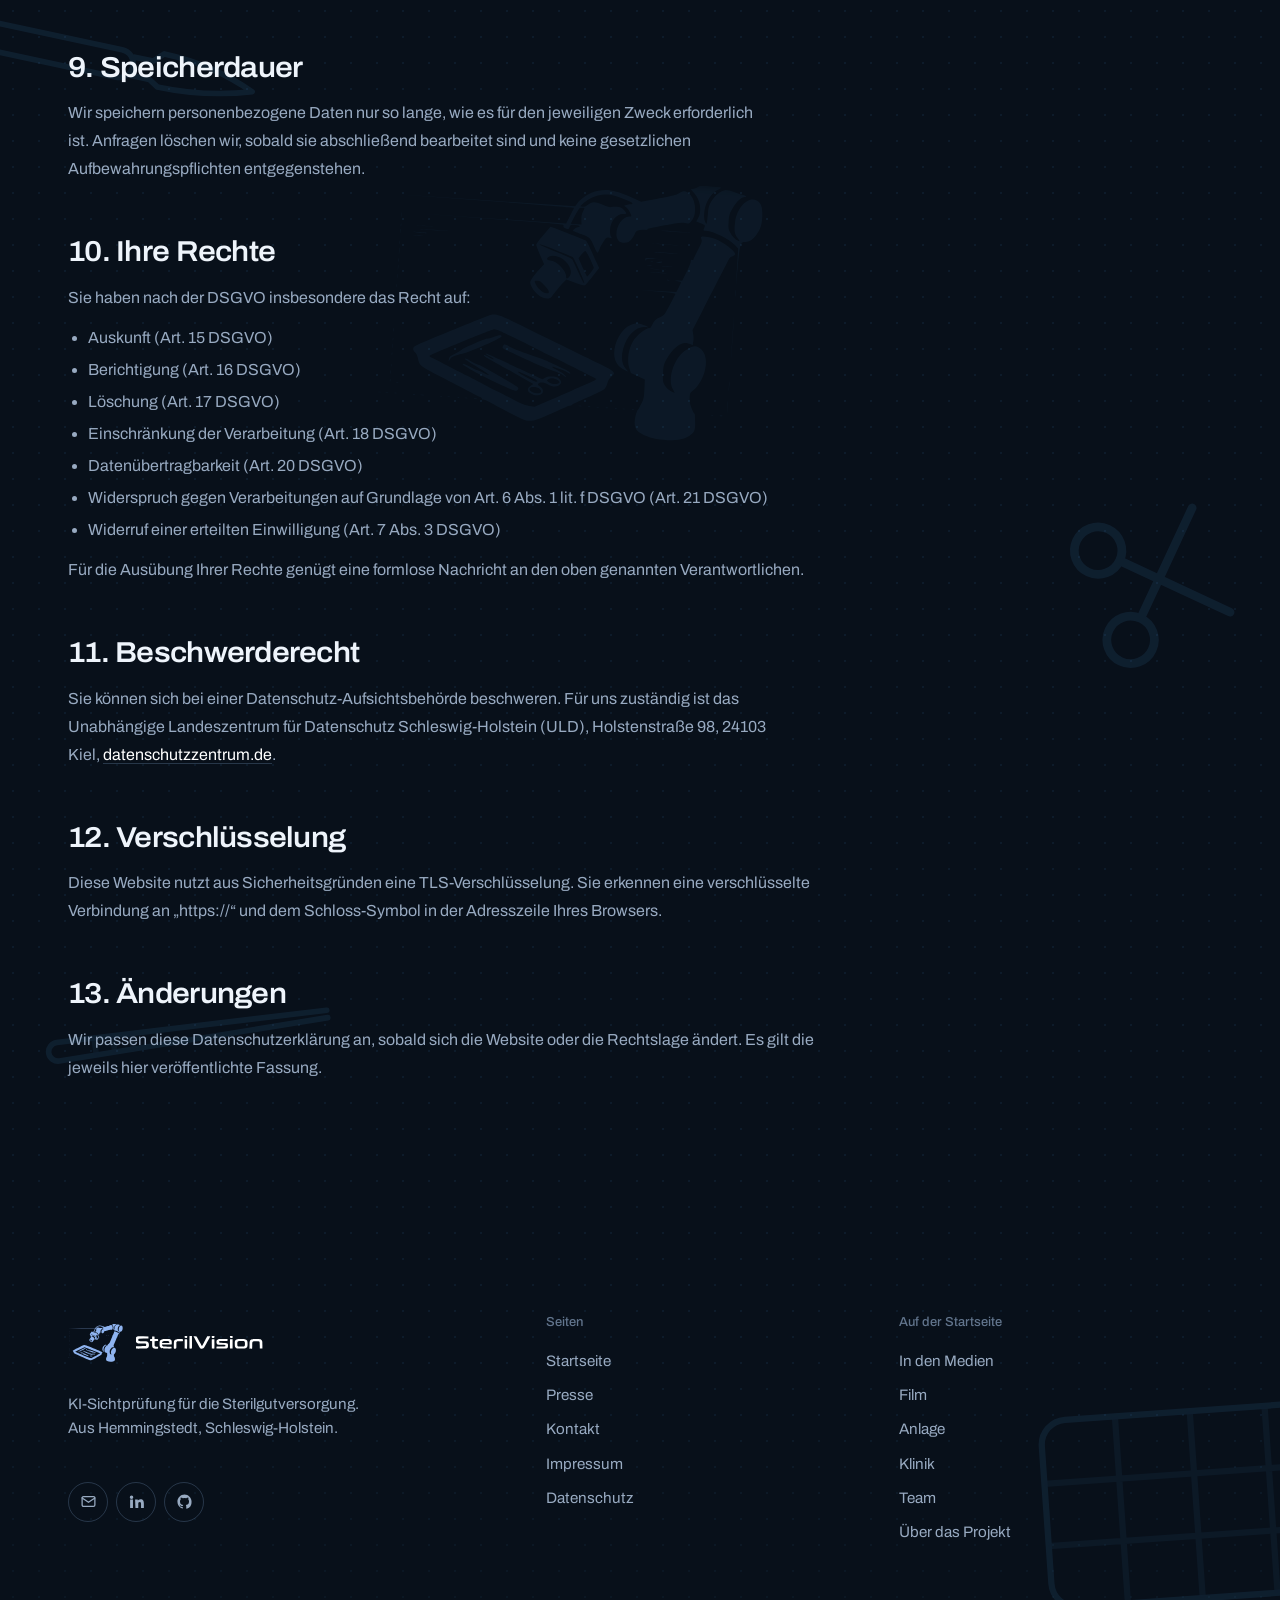
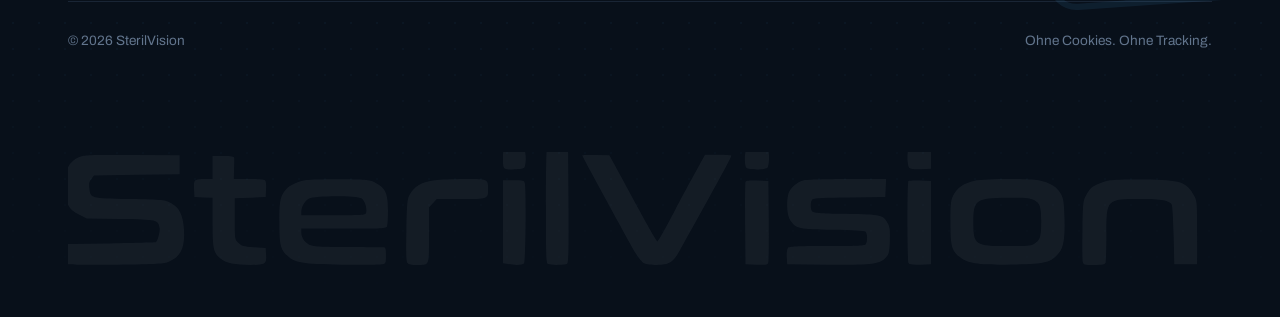
<file: datenschutz.html>
<!DOCTYPE html>
<html lang="de">
<head>
  <meta charset="UTF-8" />
  <meta name="viewport" content="width=device-width, initial-scale=1.0, viewport-fit=cover" />
  <title>Datenschutz · SterilVision</title>
  <meta name="robots" content="noindex, follow" />
  <meta name="theme-color" content="#08101a" />
  <link rel="icon" type="image/svg+xml" href="assets/favicon.svg" />
  <link rel="preload" href="assets/fonts/Archivo-Variable.woff2" as="font" type="font/woff2" crossorigin />
  <link rel="stylesheet" href="styles.css" />
  <script>document.documentElement.classList.add('js');</script>
</head>
<body>
  <div class="grain" aria-hidden="true"></div>
  <div class="bg-tools" aria-hidden="true">
    <span class="bg-dots"></span>
    <span class="bg-tool t1"><svg viewBox="0 0 48 32" fill="none" stroke="currentColor" stroke-width="1"><rect x="1" y="1" width="46" height="30" rx="4"/><path d="M1 11h46M1 21h46M13 1v30M25 1v30M37 1v30" stroke-opacity="0.6"/></svg></span>
    <span class="bg-tool t2"><svg viewBox="0 0 24 24" fill="none" stroke="currentColor" stroke-width="1.1"><circle cx="6" cy="6" r="3"/><circle cx="6" cy="18" r="3"/><path d="M8.5 8.5 19 19M8.5 15.5 19 5" stroke-linecap="round"/></svg></span>
    <span class="bg-tool t3"><svg viewBox="0 0 32 16" fill="none" stroke="currentColor" stroke-width="0.8" stroke-linecap="round"><circle cx="3.5" cy="4" r="2.5"/><circle cx="3.5" cy="12" r="2.5"/><path d="M5.8 5 14 7.6M5.8 11 14 8.4M14 7.6 31 7.8M14 8.4 31 8.2M8 6.6l1 1.4M10 7.2l1 1"/></svg></span>
    <span class="bg-tool bg-wm t4 logo-mark"></span>
    <span class="bg-tool t5"><svg viewBox="0 0 48 32" fill="none" stroke="currentColor" stroke-width="1"><rect x="1" y="1" width="46" height="30" rx="4"/><path d="M1 11h46M1 21h46M13 1v30M25 1v30M37 1v30" stroke-opacity="0.6"/></svg></span>
    <span class="bg-tool t6"><svg viewBox="0 0 32 8" fill="none" stroke="currentColor" stroke-width="0.6" stroke-linecap="round" stroke-linejoin="round"><rect x="0.5" y="2.5" width="18" height="3" rx="1.5"/><path d="M18.5 3h2l1-1c4 0 7 0.8 10 2-3 1-6.5 1.6-10 1.6l-1-0.6h-2"/></svg></span>
    <span class="bg-tool t7"><svg viewBox="0 0 24 24" fill="none" stroke="currentColor" stroke-width="1.1"><circle cx="6" cy="6" r="3"/><circle cx="6" cy="18" r="3"/><path d="M8.5 8.5 19 19M8.5 15.5 19 5" stroke-linecap="round"/></svg></span>
    <span class="bg-tool t8"><svg viewBox="0 0 32 8" fill="none" stroke="currentColor" stroke-width="0.6" stroke-linecap="round"><path d="M1 4c0-.6.5-1 1-1l29 .6M1 4c0 .6.5 1 1 1l29-.6"/><path d="M6 3.2v1.6M8 3.2v1.6M10 3.2v1.6" stroke-opacity=".6"/></svg></span>
    <span class="bg-tool bg-wm t9 logo-mark"></span>
    <span class="bg-tool t10"><svg viewBox="0 0 48 32" fill="none" stroke="currentColor" stroke-width="1"><rect x="1" y="1" width="46" height="30" rx="4"/><path d="M1 11h46M1 21h46M13 1v30M25 1v30M37 1v30" stroke-opacity="0.6"/></svg></span>
  </div>

  <header class="site-header" id="site-header">
    <div class="wrap">
      <a class="brand" href="index.html" aria-label="SterilVision Startseite">
        <span class="logo-mark" aria-hidden="true"></span>
        <span class="logo-word" aria-hidden="true"></span>
      </a>
      <nav class="nav" aria-label="Hauptnavigation">
        <div class="nav-links">
          <a href="index.html">Startseite</a>
          <a href="presse.html">Presse</a>
        </div>
        <a class="btn btn-primary btn-sm" href="kontakt.html">Kontakt</a>
        <button class="menu-btn" id="menu-btn" aria-label="Menü öffnen" aria-expanded="false" aria-controls="mobile-menu"><span></span><span></span></button>
      </nav>
    </div>
  </header>

  <nav class="mobile-menu" id="mobile-menu" aria-label="Mobile Navigation">
    <a href="index.html">Startseite</a>
    <a href="presse.html">Presse</a>
    <a href="kontakt.html">Kontakt</a>
  </nav>

  <main>
    <section class="page-hero">
      <div class="wrap">
        <h1 data-reveal>Datenschutz&shy;erklärung</h1>
        <p class="lead" data-reveal>Ohne Cookies, ohne Tracking, ohne externe Dienste beim Seitenaufruf.</p>
      </div>
    </section>

    <div class="wrap">
      <article class="legal">
        <p class="mono">Stand: November 2026</p>

        <div class="box">
          <p><strong>Kurz gesagt:</strong> Diese Website setzt keine Cookies, nutzt keine Analyse- oder Trackingdienste und lädt Schriften, Skripte, Bilder und Videos ausschließlich von unserem eigenen Webspace. Personenbezogene Daten verarbeiten wir nur, soweit dies technisch für die Auslieferung der Seite nötig ist oder Sie uns aktiv kontaktieren.</p>
        </div>

        <h2>1. Verantwortlicher</h2>
        <p>Verantwortlich im Sinne der Datenschutz-Grundverordnung (DSGVO) ist:</p>
        <p>Albert Heruth<br />Klint 6<br />25770 Hemmingstedt<br />Deutschland<br />E-Mail: <a href="mailto:albert.heruth@gmail.com">albert.heruth@gmail.com</a></p>

        <h2>2. Hosting bei GitHub Pages</h2>
        <p>Diese Website wird über GitHub Pages bereitgestellt, einen Dienst der GitHub, Inc., 88 Colin P. Kelly Jr. Street, San Francisco, CA 94107, USA. Beim Aufruf verarbeitet GitHub technisch notwendige Verbindungsdaten, um die Seiten an Ihren Browser auszuliefern.</p>
        <p>Rechtsgrundlage ist Art. 6 Abs. 1 lit. f DSGVO. Unser berechtigtes Interesse liegt in einer sicheren, stabilen und effizienten Bereitstellung der Website. Eine Übermittlung in die USA ist möglich. GitHub ist unter dem EU-US Data Privacy Framework zertifiziert, ergänzend werden Standardvertragsklauseln nach Art. 46 DSGVO eingesetzt. Weitere Informationen: <a href="https://docs.github.com/de/site-policy/privacy-policies/github-general-privacy-statement" target="_blank" rel="noopener">Datenschutzerklärung von GitHub</a>.</p>

        <h2>3. Server-Logfiles</h2>
        <p>Der Hosting-Anbieter erhebt beim Aufruf der Website automatisch Informationen, die Ihr Browser übermittelt:</p>
        <ul>
          <li>IP-Adresse des anfragenden Geräts</li>
          <li>Datum und Uhrzeit des Zugriffs</li>
          <li>aufgerufene Datei oder URL</li>
          <li>übertragene Datenmenge und Statuscode</li>
          <li>Browsertyp, Browserversion und Betriebssystem</li>
          <li>gegebenenfalls die zuvor besuchte Seite (Referrer)</li>
        </ul>
        <p>Diese Daten dienen ausschließlich der Sicherstellung eines störungsfreien Betriebs und der Sicherheit (Art. 6 Abs. 1 lit. f DSGVO). Eine Zusammenführung mit anderen Datenquellen findet nicht statt. Auf Umfang und Speicherdauer der durch GitHub erhobenen Logdaten haben wir nur eingeschränkten Einfluss.</p>

        <h2>4. Schriften, Skripte und Medien</h2>
        <p>Die Schriftart Archivo (SIL Open Font License 1.1), Programmbibliotheken (GSAP mit ScrollTrigger und SplitText, Lenis, three.js), Bilder und Videos werden direkt von unserem Webspace geladen. Es findet beim Seitenaufruf keine Verbindung zu Google Fonts, Content Delivery Networks, Videoplattformen oder anderen Drittanbietern statt.</p>
        <p>Der Film zum Bundeswettbewerb Künstliche Intelligenz, die Videostatements von Sebastian Kimstädt und Gennadii Ivanov sowie die Aufnahmen unserer Anlage sind ebenfalls selbst gehostet. Beim Abspielen werden keine Daten an Dritte übertragen.</p>

        <h3 id="ard-mediathek">Fernsehbeitrag aus der ARD Mediathek</h3>
        <p>Auf der Seite <a href="presse.html">Presse</a> zeigen wir einen Beitrag des Mitteldeutschen Rundfunks (MDR) aus der ARD Mediathek. Das Video wird nicht automatisch geladen. Erst wenn Sie auf „Video laden“ klicken, baut Ihr Browser eine Verbindung zu den Servern der ARD Mediathek auf. Dabei werden insbesondere Ihre IP-Adresse, Datum und Uhrzeit des Abrufs sowie Informationen über Ihren Browser übertragen. Die ARD Mediathek kann dabei eigene Cookies oder ähnliche Technologien einsetzen.</p>
        <p>Rechtsgrundlage ist Ihre Einwilligung nach Art. 6 Abs. 1 lit. a DSGVO und § 25 Abs. 1 TDDDG, die Sie mit dem Klick erteilen. Ohne Klick findet keine Verbindung statt. Alternativ können Sie den Beitrag über den Link direkt in der ARD Mediathek ansehen. Weitere Informationen: <a href="https://www.ardmediathek.de/datenschutz" target="_blank" rel="noopener">Datenschutzerklärung der ARD Mediathek</a>.</p>

        <h2>5. Keine Cookies, kein Tracking</h2>
        <p>Wir selbst setzen keine Cookies und greifen nicht auf Informationen in Ihrem Endgerät zu, die für den Betrieb der Website nicht unbedingt erforderlich sind (§ 25 TDDDG). Es werden keine Analyse-, Reichweiten- oder Werbedienste eingesetzt.</p>

        <h2>6. Kontaktformular</h2>
        <p>Wenn Sie uns über das Kontaktformular schreiben, verarbeiten wir Ihren Namen, Ihre E-Mail-Adresse, optional Ihre Organisation sowie Ihre Nachricht, um Ihre Anfrage zu beantworten.</p>
        <p>Rechtsgrundlage ist Ihre Einwilligung nach Art. 6 Abs. 1 lit. a DSGVO, die Sie über das Kontrollkästchen im Formular erteilen. Betrifft Ihre Anfrage die Anbahnung oder Durchführung eines Vertrags, ist zusätzlich Art. 6 Abs. 1 lit. b DSGVO Rechtsgrundlage. Sie können Ihre Einwilligung jederzeit mit Wirkung für die Zukunft widerrufen, eine formlose E-Mail genügt.</p>
        <p>Für die technische Zustellung der Formularnachrichten nutzen wir Formspree, betrieben von der Formspree, Inc., 2125 Biscayne Blvd, Suite 220, Miami, FL 33137, USA, als Auftragsverarbeiter. Die Daten werden erst beim Absenden des Formulars an Formspree übertragen. Die Übermittlung in die USA stützt sich auf Standardvertragsklauseln nach Art. 46 DSGVO. Weitere Informationen: <a href="https://formspree.io/legal/privacy-policy/" target="_blank" rel="noopener">Datenschutzerklärung von Formspree</a>.</p>

        <h2>7. Kontakt per E-Mail</h2>
        <p>Schreiben Sie uns per E-Mail, verarbeiten wir die mitgeteilten Daten zur Bearbeitung Ihres Anliegens (Art. 6 Abs. 1 lit. b oder f DSGVO).</p>

        <h2>8. Links zu externen Profilen</h2>
        <p>Auf unsere Profile bei LinkedIn und GitHub verweisen wir mit einfachen Links. Es werden keine Plugins oder Inhalte dieser Dienste eingebunden. Erst wenn Sie einen Link anklicken, verlassen Sie unsere Website, und es gelten die Datenschutzbestimmungen des jeweiligen Anbieters.</p>

        <h2>9. Speicherdauer</h2>
        <p>Wir speichern personenbezogene Daten nur so lange, wie es für den jeweiligen Zweck erforderlich ist. Anfragen löschen wir, sobald sie abschließend bearbeitet sind und keine gesetzlichen Aufbewahrungspflichten entgegenstehen.</p>

        <h2>10. Ihre Rechte</h2>
        <p>Sie haben nach der DSGVO insbesondere das Recht auf:</p>
        <ul>
          <li>Auskunft (Art. 15 DSGVO)</li>
          <li>Berichtigung (Art. 16 DSGVO)</li>
          <li>Löschung (Art. 17 DSGVO)</li>
          <li>Einschränkung der Verarbeitung (Art. 18 DSGVO)</li>
          <li>Datenübertragbarkeit (Art. 20 DSGVO)</li>
          <li>Widerspruch gegen Verarbeitungen auf Grundlage von Art. 6 Abs. 1 lit. f DSGVO (Art. 21 DSGVO)</li>
          <li>Widerruf einer erteilten Einwilligung (Art. 7 Abs. 3 DSGVO)</li>
        </ul>
        <p>Für die Ausübung Ihrer Rechte genügt eine formlose Nachricht an den oben genannten Verantwortlichen.</p>

        <h2>11. Beschwerderecht</h2>
        <p>Sie können sich bei einer Datenschutz-Aufsichtsbehörde beschweren. Für uns zuständig ist das Unabhängige Landeszentrum für Datenschutz Schleswig-Holstein (ULD), Holstenstraße 98, 24103 Kiel, <a href="https://www.datenschutzzentrum.de" target="_blank" rel="noopener">datenschutzzentrum.de</a>.</p>

        <h2>12. Verschlüsselung</h2>
        <p>Diese Website nutzt aus Sicherheitsgründen eine TLS-Verschlüsselung. Sie erkennen eine verschlüsselte Verbindung an „https://“ und dem Schloss-Symbol in der Adresszeile Ihres Browsers.</p>

        <h2>13. Änderungen</h2>
        <p>Wir passen diese Datenschutzerklärung an, sobald sich die Website oder die Rechtslage ändert. Es gilt die jeweils hier veröffentlichte Fassung.</p>
      </article>
    </div>
  </main>

  <footer class="site-footer">
    <div class="wrap">
      <div class="footer-top">
        <div class="footer-brand">
          <a class="brand" href="index.html" aria-label="SterilVision">
            <span class="logo-mark" aria-hidden="true"></span>
            <span class="logo-word" aria-hidden="true"></span>
          </a>
          <p>KI-Sichtprüfung für die Sterilgutversorgung. Aus Hemmingstedt, Schleswig-Holstein.</p>
          <div class="socials" data-socials></div>
        </div>
        <div class="footer-col">
          <span class="mono">Seiten</span>
          <a href="index.html">Startseite</a>
          <a href="presse.html">Presse</a>
          <a href="kontakt.html">Kontakt</a>
          <a href="impressum.html">Impressum</a>
          <a href="datenschutz.html">Datenschutz</a>
        </div>
        <div class="footer-col">
          <span class="mono">Auf der Startseite</span>
          <a href="index.html#medien">In den Medien</a>
          <a href="index.html#film">Film</a>
          <a href="index.html#anlage">Anlage</a>
          <a href="index.html#stimme">Klinik</a>
          <a href="index.html#team">Team</a>
          <a href="index.html#projekt">Über das Projekt</a>
        </div>
      </div>
      <div class="footer-bottom">
        <span>© <span data-year>2026</span> SterilVision</span>
        <span>Ohne Cookies. Ohne Tracking.</span>
      </div>
      <div class="footer-word" aria-hidden="true"><span class="logo-word"></span></div>
    </div>
  </footer>

  <script src="vendor/lenis.min.js" defer></script>
  <script src="script.js" defer></script>
</body>
</html>
</file>
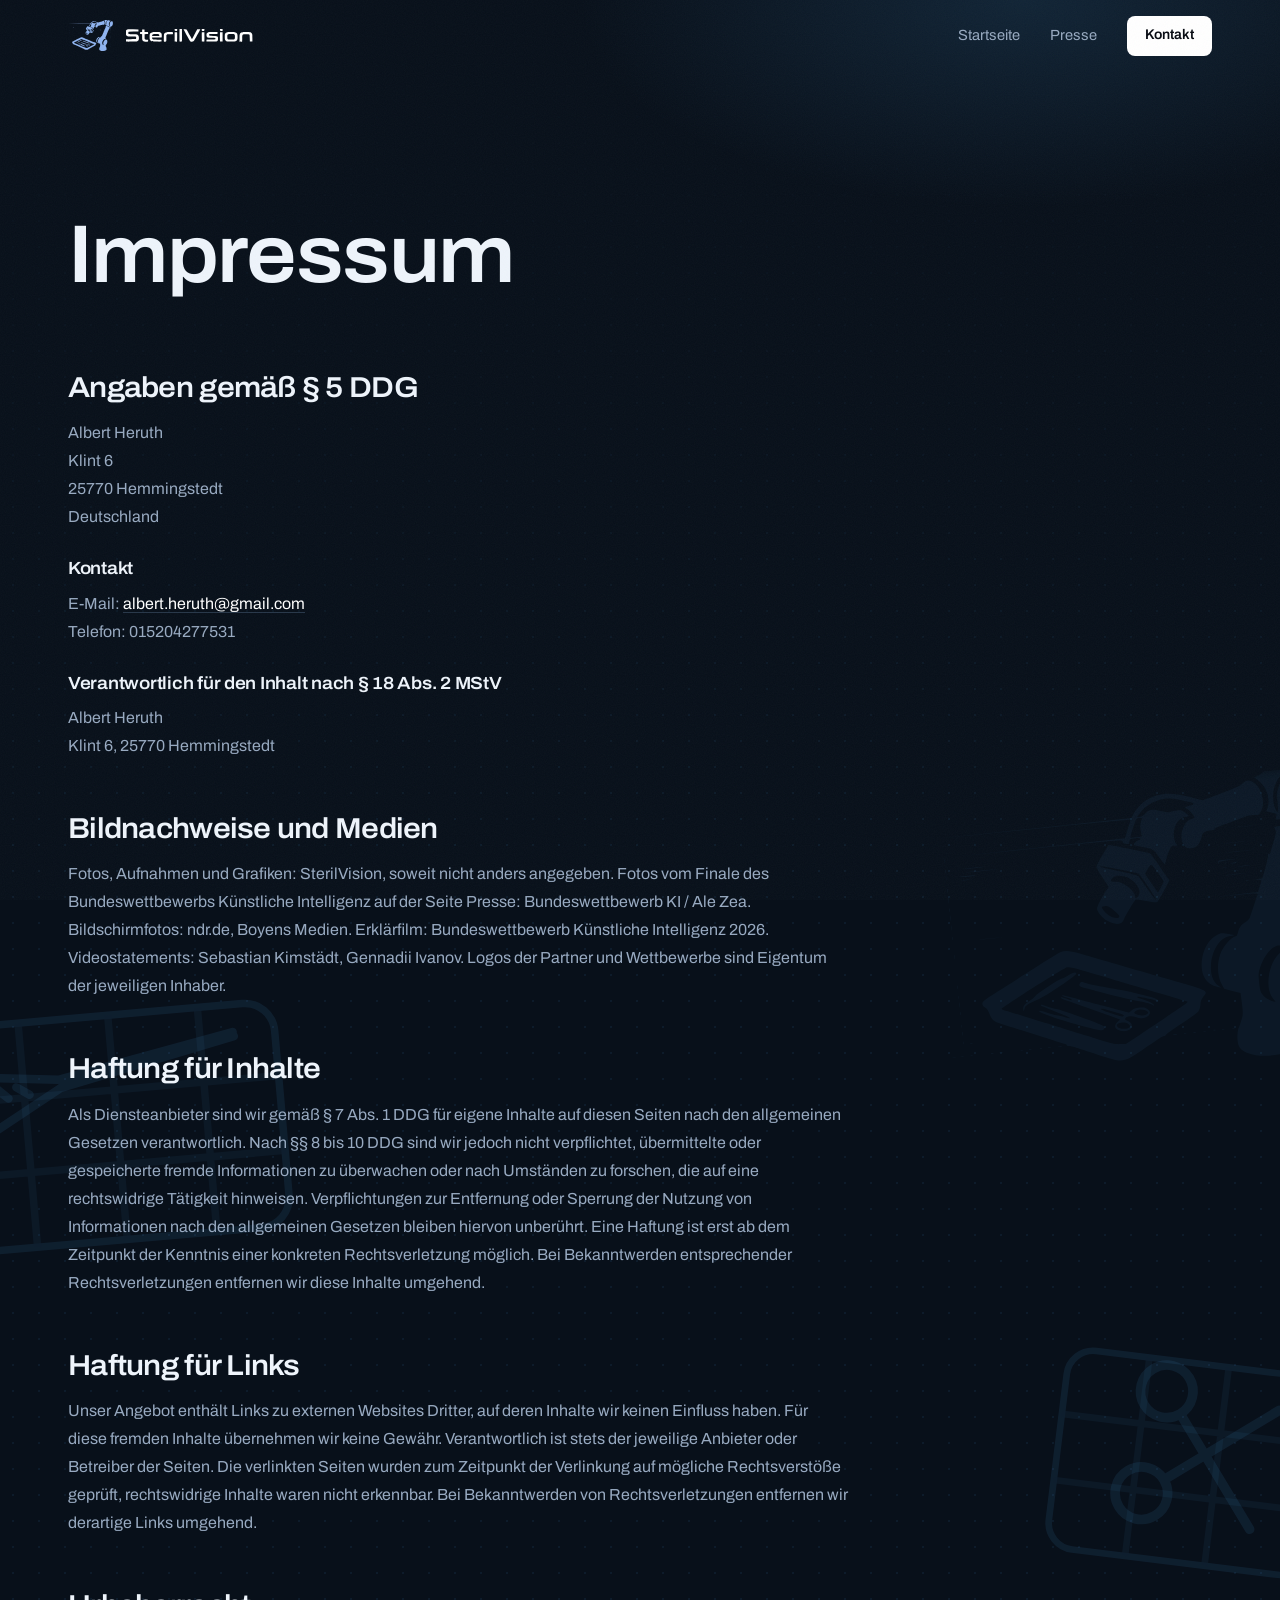
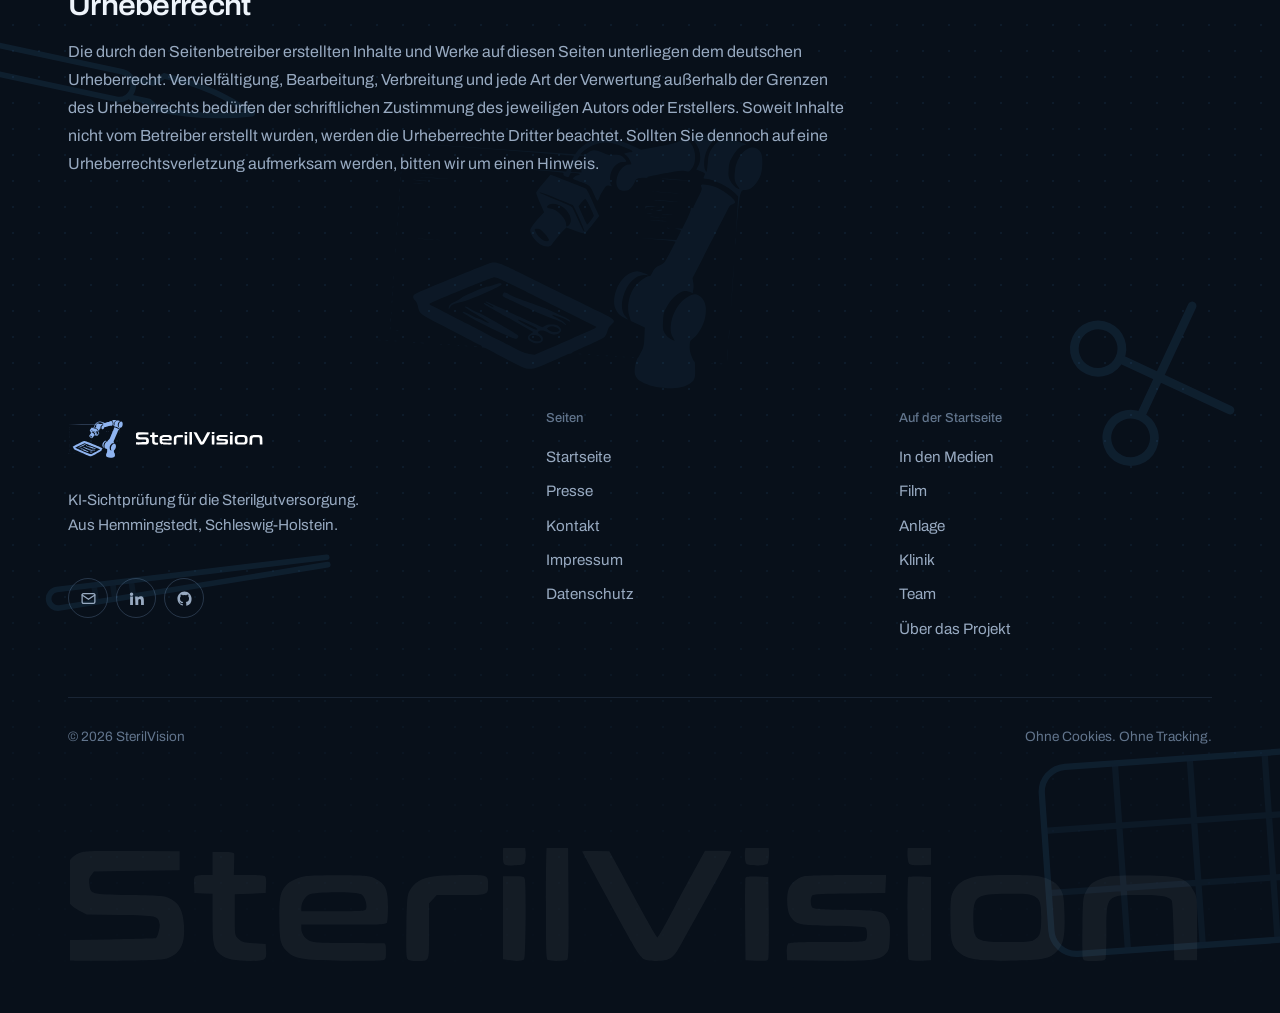
<file: impressum.html>
<!DOCTYPE html>
<html lang="de">
<head>
  <meta charset="UTF-8" />
  <meta name="viewport" content="width=device-width, initial-scale=1.0, viewport-fit=cover" />
  <title>Impressum · SterilVision</title>
  <meta name="robots" content="noindex, follow" />
  <meta name="theme-color" content="#08101a" />
  <link rel="icon" type="image/svg+xml" href="assets/favicon.svg" />
  <link rel="preload" href="assets/fonts/Archivo-Variable.woff2" as="font" type="font/woff2" crossorigin />
  <link rel="stylesheet" href="styles.css" />
  <script>document.documentElement.classList.add('js');</script>
</head>
<body>
  <div class="grain" aria-hidden="true"></div>
  <div class="bg-tools" aria-hidden="true">
    <span class="bg-dots"></span>
    <span class="bg-tool t1"><svg viewBox="0 0 48 32" fill="none" stroke="currentColor" stroke-width="1"><rect x="1" y="1" width="46" height="30" rx="4"/><path d="M1 11h46M1 21h46M13 1v30M25 1v30M37 1v30" stroke-opacity="0.6"/></svg></span>
    <span class="bg-tool t2"><svg viewBox="0 0 24 24" fill="none" stroke="currentColor" stroke-width="1.1"><circle cx="6" cy="6" r="3"/><circle cx="6" cy="18" r="3"/><path d="M8.5 8.5 19 19M8.5 15.5 19 5" stroke-linecap="round"/></svg></span>
    <span class="bg-tool t3"><svg viewBox="0 0 32 16" fill="none" stroke="currentColor" stroke-width="0.8" stroke-linecap="round"><circle cx="3.5" cy="4" r="2.5"/><circle cx="3.5" cy="12" r="2.5"/><path d="M5.8 5 14 7.6M5.8 11 14 8.4M14 7.6 31 7.8M14 8.4 31 8.2M8 6.6l1 1.4M10 7.2l1 1"/></svg></span>
    <span class="bg-tool bg-wm t4 logo-mark"></span>
    <span class="bg-tool t5"><svg viewBox="0 0 48 32" fill="none" stroke="currentColor" stroke-width="1"><rect x="1" y="1" width="46" height="30" rx="4"/><path d="M1 11h46M1 21h46M13 1v30M25 1v30M37 1v30" stroke-opacity="0.6"/></svg></span>
    <span class="bg-tool t6"><svg viewBox="0 0 32 8" fill="none" stroke="currentColor" stroke-width="0.6" stroke-linecap="round" stroke-linejoin="round"><rect x="0.5" y="2.5" width="18" height="3" rx="1.5"/><path d="M18.5 3h2l1-1c4 0 7 0.8 10 2-3 1-6.5 1.6-10 1.6l-1-0.6h-2"/></svg></span>
    <span class="bg-tool t7"><svg viewBox="0 0 24 24" fill="none" stroke="currentColor" stroke-width="1.1"><circle cx="6" cy="6" r="3"/><circle cx="6" cy="18" r="3"/><path d="M8.5 8.5 19 19M8.5 15.5 19 5" stroke-linecap="round"/></svg></span>
    <span class="bg-tool t8"><svg viewBox="0 0 32 8" fill="none" stroke="currentColor" stroke-width="0.6" stroke-linecap="round"><path d="M1 4c0-.6.5-1 1-1l29 .6M1 4c0 .6.5 1 1 1l29-.6"/><path d="M6 3.2v1.6M8 3.2v1.6M10 3.2v1.6" stroke-opacity=".6"/></svg></span>
    <span class="bg-tool bg-wm t9 logo-mark"></span>
    <span class="bg-tool t10"><svg viewBox="0 0 48 32" fill="none" stroke="currentColor" stroke-width="1"><rect x="1" y="1" width="46" height="30" rx="4"/><path d="M1 11h46M1 21h46M13 1v30M25 1v30M37 1v30" stroke-opacity="0.6"/></svg></span>
  </div>

  <header class="site-header" id="site-header">
    <div class="wrap">
      <a class="brand" href="index.html" aria-label="SterilVision Startseite">
        <span class="logo-mark" aria-hidden="true"></span>
        <span class="logo-word" aria-hidden="true"></span>
      </a>
      <nav class="nav" aria-label="Hauptnavigation">
        <div class="nav-links">
          <a href="index.html">Startseite</a>
          <a href="presse.html">Presse</a>
        </div>
        <a class="btn btn-primary btn-sm" href="kontakt.html">Kontakt</a>
        <button class="menu-btn" id="menu-btn" aria-label="Menü öffnen" aria-expanded="false" aria-controls="mobile-menu"><span></span><span></span></button>
      </nav>
    </div>
  </header>

  <nav class="mobile-menu" id="mobile-menu" aria-label="Mobile Navigation">
    <a href="index.html">Startseite</a>
    <a href="presse.html">Presse</a>
    <a href="kontakt.html">Kontakt</a>
  </nav>

  <main>
    <section class="page-hero">
      <div class="wrap">
        <h1 data-reveal>Impressum</h1>
      </div>
    </section>

    <div class="wrap">
      <article class="legal">
        <h2 style="margin-top:0">Angaben gemäß § 5 DDG</h2>
        <p>Albert Heruth<br />Klint 6<br />25770 Hemmingstedt<br />Deutschland</p>

        <h3>Kontakt</h3>
        <p>E-Mail: <a href="mailto:albert.heruth@gmail.com">albert.heruth@gmail.com</a><br />Telefon: 015204277531</p>

        <h3>Verantwortlich für den Inhalt nach § 18 Abs. 2 MStV</h3>
        <p>Albert Heruth<br />Klint 6, 25770 Hemmingstedt</p>

        <h2>Bildnachweise und Medien</h2>
        <p>Fotos, Aufnahmen und Grafiken: SterilVision, soweit nicht anders angegeben. Fotos vom Finale des Bundeswettbewerbs Künstliche Intelligenz auf der Seite Presse: Bundeswettbewerb KI / Ale Zea. Bildschirmfotos: ndr.de, Boyens Medien. Erklärfilm: Bundeswettbewerb Künstliche Intelligenz 2026. Videostatements: Sebastian Kimstädt, Gennadii Ivanov. Logos der Partner und Wettbewerbe sind Eigentum der jeweiligen Inhaber.</p>

        <h2>Haftung für Inhalte</h2>
        <p>Als Diensteanbieter sind wir gemäß § 7 Abs. 1 DDG für eigene Inhalte auf diesen Seiten nach den allgemeinen Gesetzen verantwortlich. Nach §§ 8 bis 10 DDG sind wir jedoch nicht verpflichtet, übermittelte oder gespeicherte fremde Informationen zu überwachen oder nach Umständen zu forschen, die auf eine rechtswidrige Tätigkeit hinweisen. Verpflichtungen zur Entfernung oder Sperrung der Nutzung von Informationen nach den allgemeinen Gesetzen bleiben hiervon unberührt. Eine Haftung ist erst ab dem Zeitpunkt der Kenntnis einer konkreten Rechtsverletzung möglich. Bei Bekanntwerden entsprechender Rechtsverletzungen entfernen wir diese Inhalte umgehend.</p>

        <h2>Haftung für Links</h2>
        <p>Unser Angebot enthält Links zu externen Websites Dritter, auf deren Inhalte wir keinen Einfluss haben. Für diese fremden Inhalte übernehmen wir keine Gewähr. Verantwortlich ist stets der jeweilige Anbieter oder Betreiber der Seiten. Die verlinkten Seiten wurden zum Zeitpunkt der Verlinkung auf mögliche Rechtsverstöße geprüft, rechtswidrige Inhalte waren nicht erkennbar. Bei Bekanntwerden von Rechtsverletzungen entfernen wir derartige Links umgehend.</p>

        <h2>Urheberrecht</h2>
        <p>Die durch den Seitenbetreiber erstellten Inhalte und Werke auf diesen Seiten unterliegen dem deutschen Urheberrecht. Vervielfältigung, Bearbeitung, Verbreitung und jede Art der Verwertung außerhalb der Grenzen des Urheberrechts bedürfen der schriftlichen Zustimmung des jeweiligen Autors oder Erstellers. Soweit Inhalte nicht vom Betreiber erstellt wurden, werden die Urheberrechte Dritter beachtet. Sollten Sie dennoch auf eine Urheberrechtsverletzung aufmerksam werden, bitten wir um einen Hinweis.</p>
      </article>
    </div>
  </main>

  <footer class="site-footer">
    <div class="wrap">
      <div class="footer-top">
        <div class="footer-brand">
          <a class="brand" href="index.html" aria-label="SterilVision">
            <span class="logo-mark" aria-hidden="true"></span>
            <span class="logo-word" aria-hidden="true"></span>
          </a>
          <p>KI-Sichtprüfung für die Sterilgutversorgung. Aus Hemmingstedt, Schleswig-Holstein.</p>
          <div class="socials" data-socials></div>
        </div>
        <div class="footer-col">
          <span class="mono">Seiten</span>
          <a href="index.html">Startseite</a>
          <a href="presse.html">Presse</a>
          <a href="kontakt.html">Kontakt</a>
          <a href="impressum.html">Impressum</a>
          <a href="datenschutz.html">Datenschutz</a>
        </div>
        <div class="footer-col">
          <span class="mono">Auf der Startseite</span>
          <a href="index.html#medien">In den Medien</a>
          <a href="index.html#film">Film</a>
          <a href="index.html#anlage">Anlage</a>
          <a href="index.html#stimme">Klinik</a>
          <a href="index.html#team">Team</a>
          <a href="index.html#projekt">Über das Projekt</a>
        </div>
      </div>
      <div class="footer-bottom">
        <span>© <span data-year>2026</span> SterilVision</span>
        <span>Ohne Cookies. Ohne Tracking.</span>
      </div>
      <div class="footer-word" aria-hidden="true"><span class="logo-word"></span></div>
    </div>
  </footer>

  <script src="vendor/lenis.min.js" defer></script>
  <script src="script.js" defer></script>
</body>
</html>
</file>
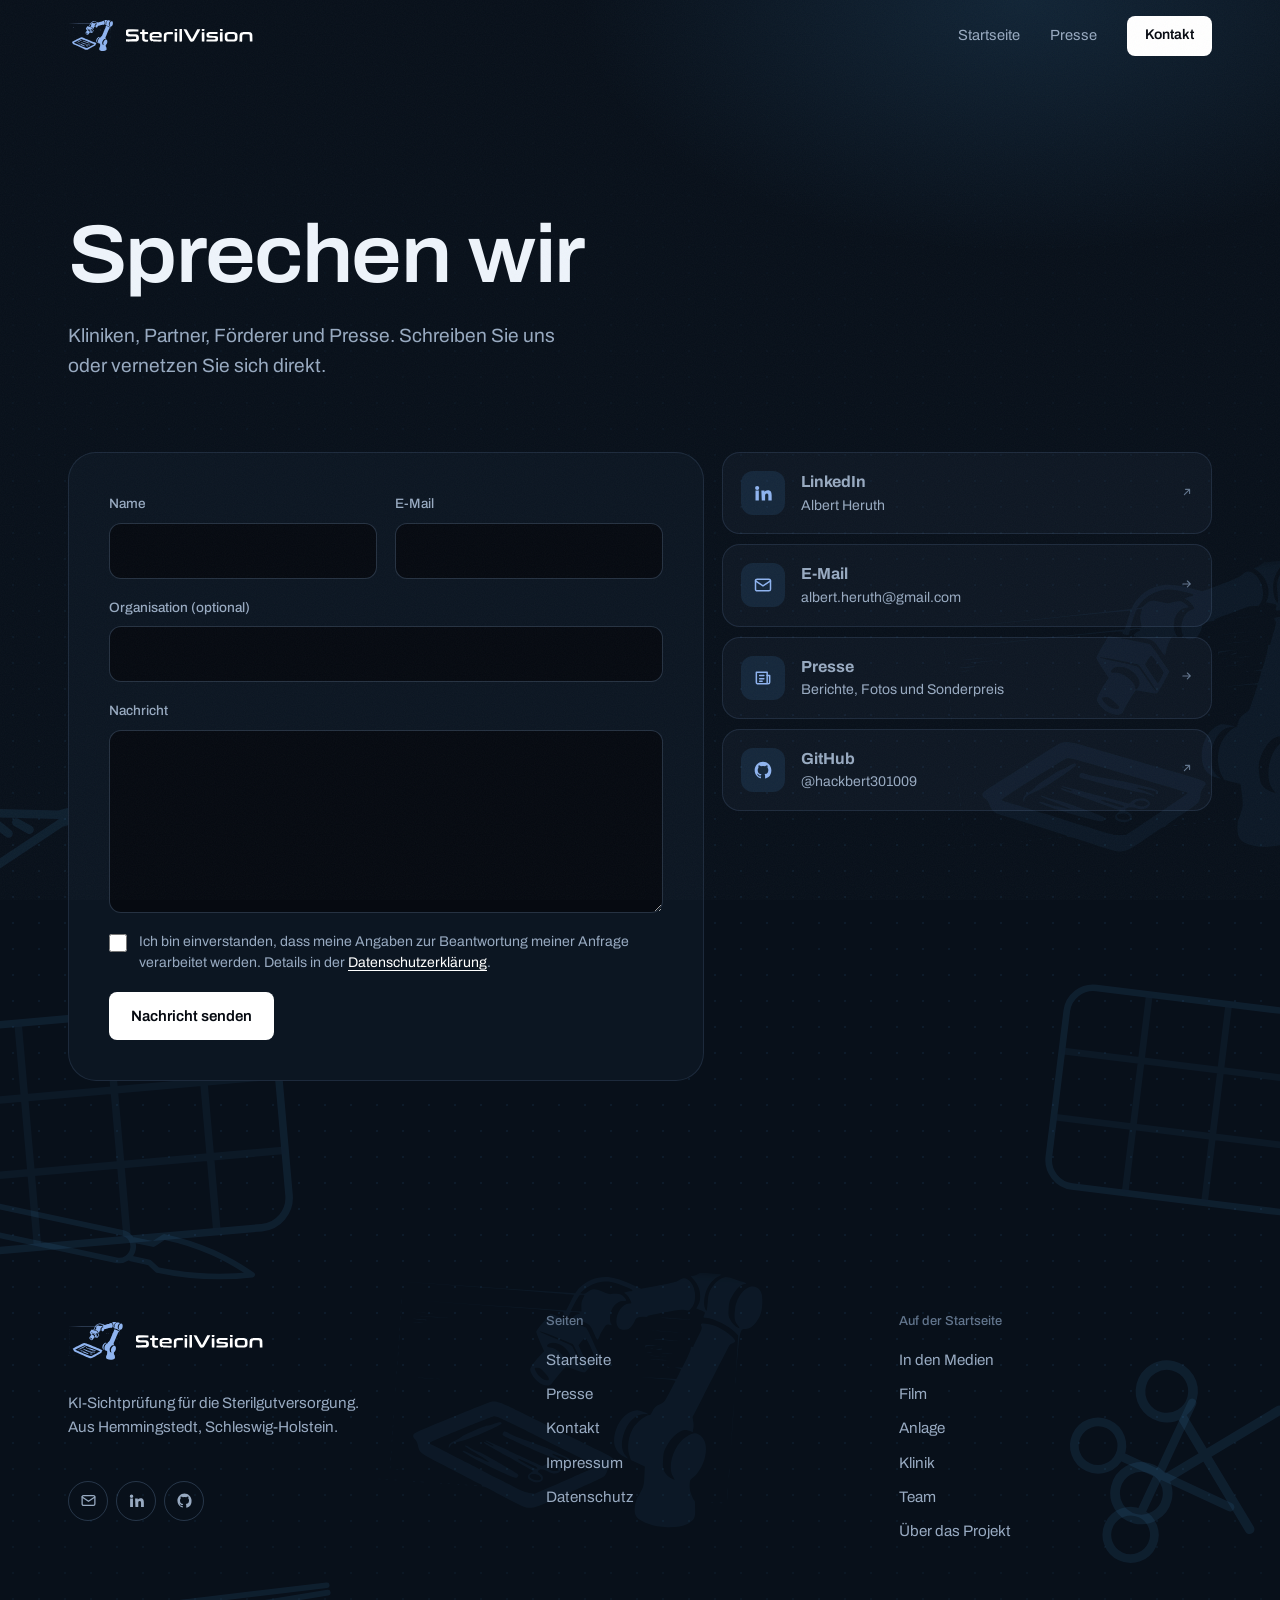
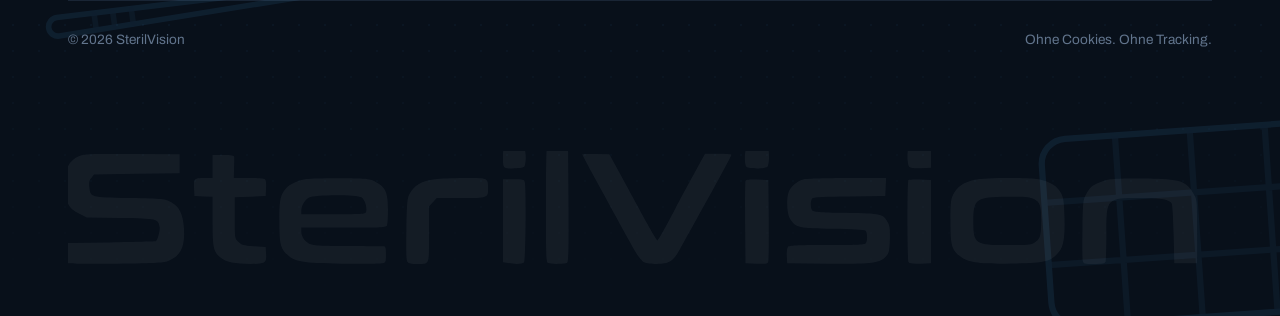
<file: kontakt.html>
<!DOCTYPE html>
<html lang="de">
<head>
  <meta charset="UTF-8" />
  <meta name="viewport" content="width=device-width, initial-scale=1.0, viewport-fit=cover" />
  <title>Kontakt · SterilVision</title>
  <meta name="description" content="Kontakt zu SterilVision. Für Kliniken, Partner, Förderer und Presse." />
  <meta name="robots" content="index, follow" />
  <link rel="canonical" href="https://sterilvision.de/kontakt.html" />
  <meta name="theme-color" content="#08101a" />
  <link rel="icon" type="image/svg+xml" href="assets/favicon.svg" />
  <meta property="og:type" content="website" />
  <meta property="og:site_name" content="SterilVision" />
  <meta property="og:title" content="Kontakt · SterilVision" />
  <meta property="og:description" content="Kontakt zu SterilVision. Für Kliniken, Partner, Förderer und Presse." />
  <meta property="og:image" content="https://sterilvision.de/assets/og.jpg" />
  <meta property="og:url" content="https://sterilvision.de/kontakt.html" />
  <meta property="og:locale" content="de_DE" />
  <meta name="twitter:card" content="summary_large_image" />
  <link rel="preload" href="assets/fonts/Archivo-Variable.woff2" as="font" type="font/woff2" crossorigin />
  <link rel="stylesheet" href="styles.css" />
  <script>document.documentElement.classList.add('js');</script>
</head>
<body>
  <div class="grain" aria-hidden="true"></div>
  <div class="bg-tools" aria-hidden="true">
    <span class="bg-dots"></span>
    <span class="bg-tool t1"><svg viewBox="0 0 48 32" fill="none" stroke="currentColor" stroke-width="1"><rect x="1" y="1" width="46" height="30" rx="4"/><path d="M1 11h46M1 21h46M13 1v30M25 1v30M37 1v30" stroke-opacity="0.6"/></svg></span>
    <span class="bg-tool t2"><svg viewBox="0 0 24 24" fill="none" stroke="currentColor" stroke-width="1.1"><circle cx="6" cy="6" r="3"/><circle cx="6" cy="18" r="3"/><path d="M8.5 8.5 19 19M8.5 15.5 19 5" stroke-linecap="round"/></svg></span>
    <span class="bg-tool t3"><svg viewBox="0 0 32 16" fill="none" stroke="currentColor" stroke-width="0.8" stroke-linecap="round"><circle cx="3.5" cy="4" r="2.5"/><circle cx="3.5" cy="12" r="2.5"/><path d="M5.8 5 14 7.6M5.8 11 14 8.4M14 7.6 31 7.8M14 8.4 31 8.2M8 6.6l1 1.4M10 7.2l1 1"/></svg></span>
    <span class="bg-tool bg-wm t4 logo-mark"></span>
    <span class="bg-tool t5"><svg viewBox="0 0 48 32" fill="none" stroke="currentColor" stroke-width="1"><rect x="1" y="1" width="46" height="30" rx="4"/><path d="M1 11h46M1 21h46M13 1v30M25 1v30M37 1v30" stroke-opacity="0.6"/></svg></span>
    <span class="bg-tool t6"><svg viewBox="0 0 32 8" fill="none" stroke="currentColor" stroke-width="0.6" stroke-linecap="round" stroke-linejoin="round"><rect x="0.5" y="2.5" width="18" height="3" rx="1.5"/><path d="M18.5 3h2l1-1c4 0 7 0.8 10 2-3 1-6.5 1.6-10 1.6l-1-0.6h-2"/></svg></span>
    <span class="bg-tool t7"><svg viewBox="0 0 24 24" fill="none" stroke="currentColor" stroke-width="1.1"><circle cx="6" cy="6" r="3"/><circle cx="6" cy="18" r="3"/><path d="M8.5 8.5 19 19M8.5 15.5 19 5" stroke-linecap="round"/></svg></span>
    <span class="bg-tool t8"><svg viewBox="0 0 32 8" fill="none" stroke="currentColor" stroke-width="0.6" stroke-linecap="round"><path d="M1 4c0-.6.5-1 1-1l29 .6M1 4c0 .6.5 1 1 1l29-.6"/><path d="M6 3.2v1.6M8 3.2v1.6M10 3.2v1.6" stroke-opacity=".6"/></svg></span>
    <span class="bg-tool bg-wm t9 logo-mark"></span>
    <span class="bg-tool t10"><svg viewBox="0 0 48 32" fill="none" stroke="currentColor" stroke-width="1"><rect x="1" y="1" width="46" height="30" rx="4"/><path d="M1 11h46M1 21h46M13 1v30M25 1v30M37 1v30" stroke-opacity="0.6"/></svg></span>
  </div>

  <header class="site-header" id="site-header">
    <div class="wrap">
      <a class="brand" href="index.html" aria-label="SterilVision Startseite">
        <span class="logo-mark" aria-hidden="true"></span>
        <span class="logo-word" aria-hidden="true"></span>
      </a>
      <nav class="nav" aria-label="Hauptnavigation">
        <div class="nav-links">
          <a href="index.html">Startseite</a>
          <a href="presse.html">Presse</a>
        </div>
        <a class="btn btn-primary btn-sm" href="kontakt.html" aria-current="page">Kontakt</a>
        <button class="menu-btn" id="menu-btn" aria-label="Menü öffnen" aria-expanded="false" aria-controls="mobile-menu"><span></span><span></span></button>
      </nav>
    </div>
  </header>

  <nav class="mobile-menu" id="mobile-menu" aria-label="Mobile Navigation">
    <a href="index.html">Startseite</a>
    <a href="presse.html">Presse</a>
    <a href="kontakt.html" aria-current="page">Kontakt</a>
  </nav>

  <main>
    <section class="page-hero">
      <div class="wrap">
        <h1 data-reveal>Sprechen wir</h1>
        <p class="lead" data-reveal>Kliniken, Partner, Förderer und Presse. Schreiben Sie uns oder vernetzen Sie sich direkt.</p>
      </div>
    </section>

    <section style="padding-bottom: var(--section)">
      <div class="wrap">
        <div class="contact-grid">
          <div class="card" data-reveal>
            <form id="contact-form" class="form" action="https://formspree.io/f/xaqgdkwa" method="POST">
              <div class="row">
                <div class="field"><label for="f-name">Name</label><input id="f-name" type="text" name="name" required autocomplete="name" /></div>
                <div class="field"><label for="f-mail">E-Mail</label><input id="f-mail" type="email" name="email" required autocomplete="email" /></div>
              </div>
              <div class="field"><label for="f-org">Organisation <span class="muted">(optional)</span></label><input id="f-org" type="text" name="organisation" autocomplete="organization" /></div>
              <div class="field"><label for="f-msg">Nachricht</label><textarea id="f-msg" name="message" rows="6" required></textarea></div>
              <input class="hp" type="text" name="_gotcha" tabindex="-1" autocomplete="off" aria-hidden="true" />
              <label class="consent">
                <input type="checkbox" name="einwilligung" value="ja" required />
                <span>Ich bin einverstanden, dass meine Angaben zur Beantwortung meiner Anfrage verarbeitet werden. Details in der <a href="datenschutz.html">Datenschutzerklärung</a>.</span>
              </label>
              <div class="form-actions">
                <button type="submit" class="btn btn-primary" id="submit-btn">Nachricht senden</button>
                <p class="form-status" id="form-status" role="status" aria-live="polite"></p>
              </div>
            </form>
          </div>

          <div class="direct" data-reveal style="--d:.08s">
            <a href="https://www.linkedin.com/in/albert-heruth-37aa74379/" target="_blank" rel="noopener">
              <span class="ic"><svg viewBox="0 0 24 24" fill="currentColor"><path d="M4.98 3.5A2.5 2.5 0 1 0 5 8.5a2.5 2.5 0 0 0-.02-5zM3 9h4v12H3zM10 9h3.8v1.7h.05c.53-1 1.83-2.05 3.77-2.05 4.03 0 4.78 2.65 4.78 6.1V21h-4v-5.4c0-1.3-.02-2.96-1.8-2.96-1.8 0-2.08 1.4-2.08 2.86V21h-4z"/></svg></span>
              <span><b>LinkedIn</b><span>Albert Heruth</span></span>
              <span class="arr"><svg class="ico-arr" viewBox="0 0 16 16" aria-hidden="true"><path d="M4.5 11.5l7-7M6 4.5h5.5V10" fill="none" stroke="currentColor" stroke-width="1.5" stroke-linecap="round" stroke-linejoin="round"/></svg></span>
            </a>
            <a href="mailto:albert.heruth@gmail.com">
              <span class="ic"><svg viewBox="0 0 24 24" fill="none" stroke="currentColor" stroke-width="1.8"><rect x="3" y="5" width="18" height="14" rx="2"/><path d="m3 7 9 6 9-6" stroke-linecap="round"/></svg></span>
              <span><b>E-Mail</b><span>albert.heruth@gmail.com</span></span>
              <span class="arr"><svg class="ico-arr" viewBox="0 0 16 16" aria-hidden="true"><path d="M2.5 8h10M8.5 4l4 4-4 4" fill="none" stroke="currentColor" stroke-width="1.5" stroke-linecap="round" stroke-linejoin="round"/></svg></span>
            </a>
            <a href="presse.html">
              <span class="ic"><svg viewBox="0 0 24 24" fill="none" stroke="currentColor" stroke-width="1.8" stroke-linecap="round" stroke-linejoin="round"><path d="M4 5h13v14H6a2 2 0 0 1-2-2z"/><path d="M17 9h3v8a2 2 0 0 1-2 2"/><path d="M8 9h5M8 13h5M8 16h3"/></svg></span>
              <span><b>Presse</b><span>Berichte, Fotos und Sonderpreis</span></span>
              <span class="arr" aria-hidden="true"><svg class="ico-arr" viewBox="0 0 16 16" aria-hidden="true"><path d="M2.5 8h10M8.5 4l4 4-4 4" fill="none" stroke="currentColor" stroke-width="1.5" stroke-linecap="round" stroke-linejoin="round"/></svg></span>
            </a>
            <a href="https://github.com/hackbert301009" target="_blank" rel="noopener">
              <span class="ic"><svg viewBox="0 0 24 24" fill="currentColor"><path d="M12 2C6.48 2 2 6.58 2 12.25c0 4.53 2.87 8.37 6.84 9.73.5.1.68-.22.68-.49l-.01-1.7c-2.78.62-3.37-1.22-3.37-1.22-.46-1.18-1.11-1.5-1.11-1.5-.91-.64.07-.62.07-.62 1 .07 1.53 1.06 1.53 1.06.9 1.57 2.36 1.12 2.94.86.09-.67.35-1.12.63-1.38-2.22-.26-4.56-1.14-4.56-5.07 0-1.12.39-2.03 1.03-2.75-.1-.26-.45-1.3.1-2.71 0 0 .84-.27 2.75 1.05a9.4 9.4 0 0 1 5 0c1.91-1.32 2.75-1.05 2.75-1.05.55 1.41.2 2.45.1 2.71.64.72 1.03 1.63 1.03 2.75 0 3.94-2.35 4.81-4.58 5.06.36.32.68.94.68 1.9l-.01 2.82c0 .27.18.6.69.49A10.02 10.02 0 0 0 22 12.25C22 6.58 17.52 2 12 2z"/></svg></span>
              <span><b>GitHub</b><span>@hackbert301009</span></span>
              <span class="arr"><svg class="ico-arr" viewBox="0 0 16 16" aria-hidden="true"><path d="M4.5 11.5l7-7M6 4.5h5.5V10" fill="none" stroke="currentColor" stroke-width="1.5" stroke-linecap="round" stroke-linejoin="round"/></svg></span>
            </a>
          </div>
        </div>
      </div>
    </section>
  </main>

  <footer class="site-footer">
    <div class="wrap">
      <div class="footer-top">
        <div class="footer-brand">
          <a class="brand" href="index.html" aria-label="SterilVision">
            <span class="logo-mark" aria-hidden="true"></span>
            <span class="logo-word" aria-hidden="true"></span>
          </a>
          <p>KI-Sichtprüfung für die Sterilgutversorgung. Aus Hemmingstedt, Schleswig-Holstein.</p>
          <div class="socials" data-socials></div>
        </div>
        <div class="footer-col">
          <span class="mono">Seiten</span>
          <a href="index.html">Startseite</a>
          <a href="presse.html">Presse</a>
          <a href="kontakt.html">Kontakt</a>
          <a href="impressum.html">Impressum</a>
          <a href="datenschutz.html">Datenschutz</a>
        </div>
        <div class="footer-col">
          <span class="mono">Auf der Startseite</span>
          <a href="index.html#medien">In den Medien</a>
          <a href="index.html#film">Film</a>
          <a href="index.html#anlage">Anlage</a>
          <a href="index.html#stimme">Klinik</a>
          <a href="index.html#team">Team</a>
          <a href="index.html#projekt">Über das Projekt</a>
        </div>
      </div>
      <div class="footer-bottom">
        <span>© <span data-year>2026</span> SterilVision</span>
        <span>Ohne Cookies. Ohne Tracking.</span>
      </div>
      <div class="footer-word" aria-hidden="true"><span class="logo-word"></span></div>
    </div>
  </footer>

  <script src="vendor/lenis.min.js" defer></script>
  <script src="script.js" defer></script>
</body>
</html>
</file>
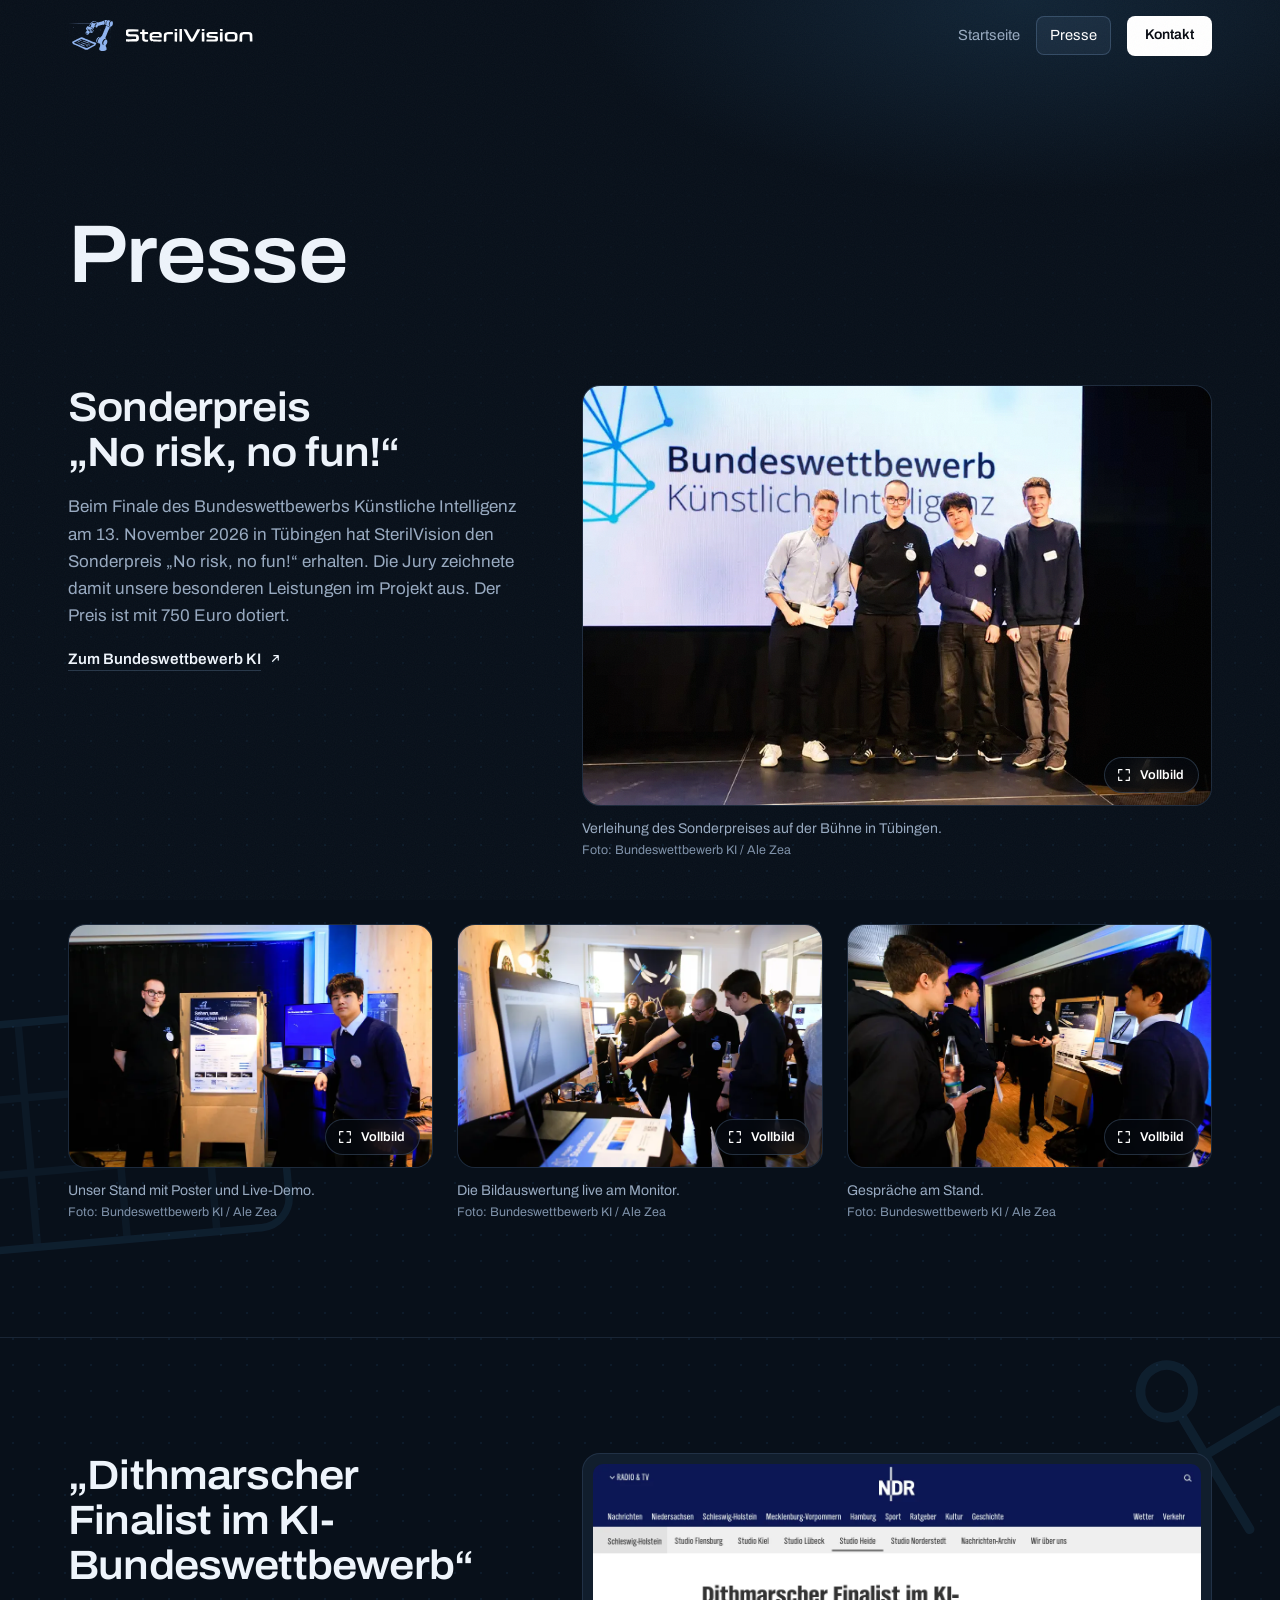
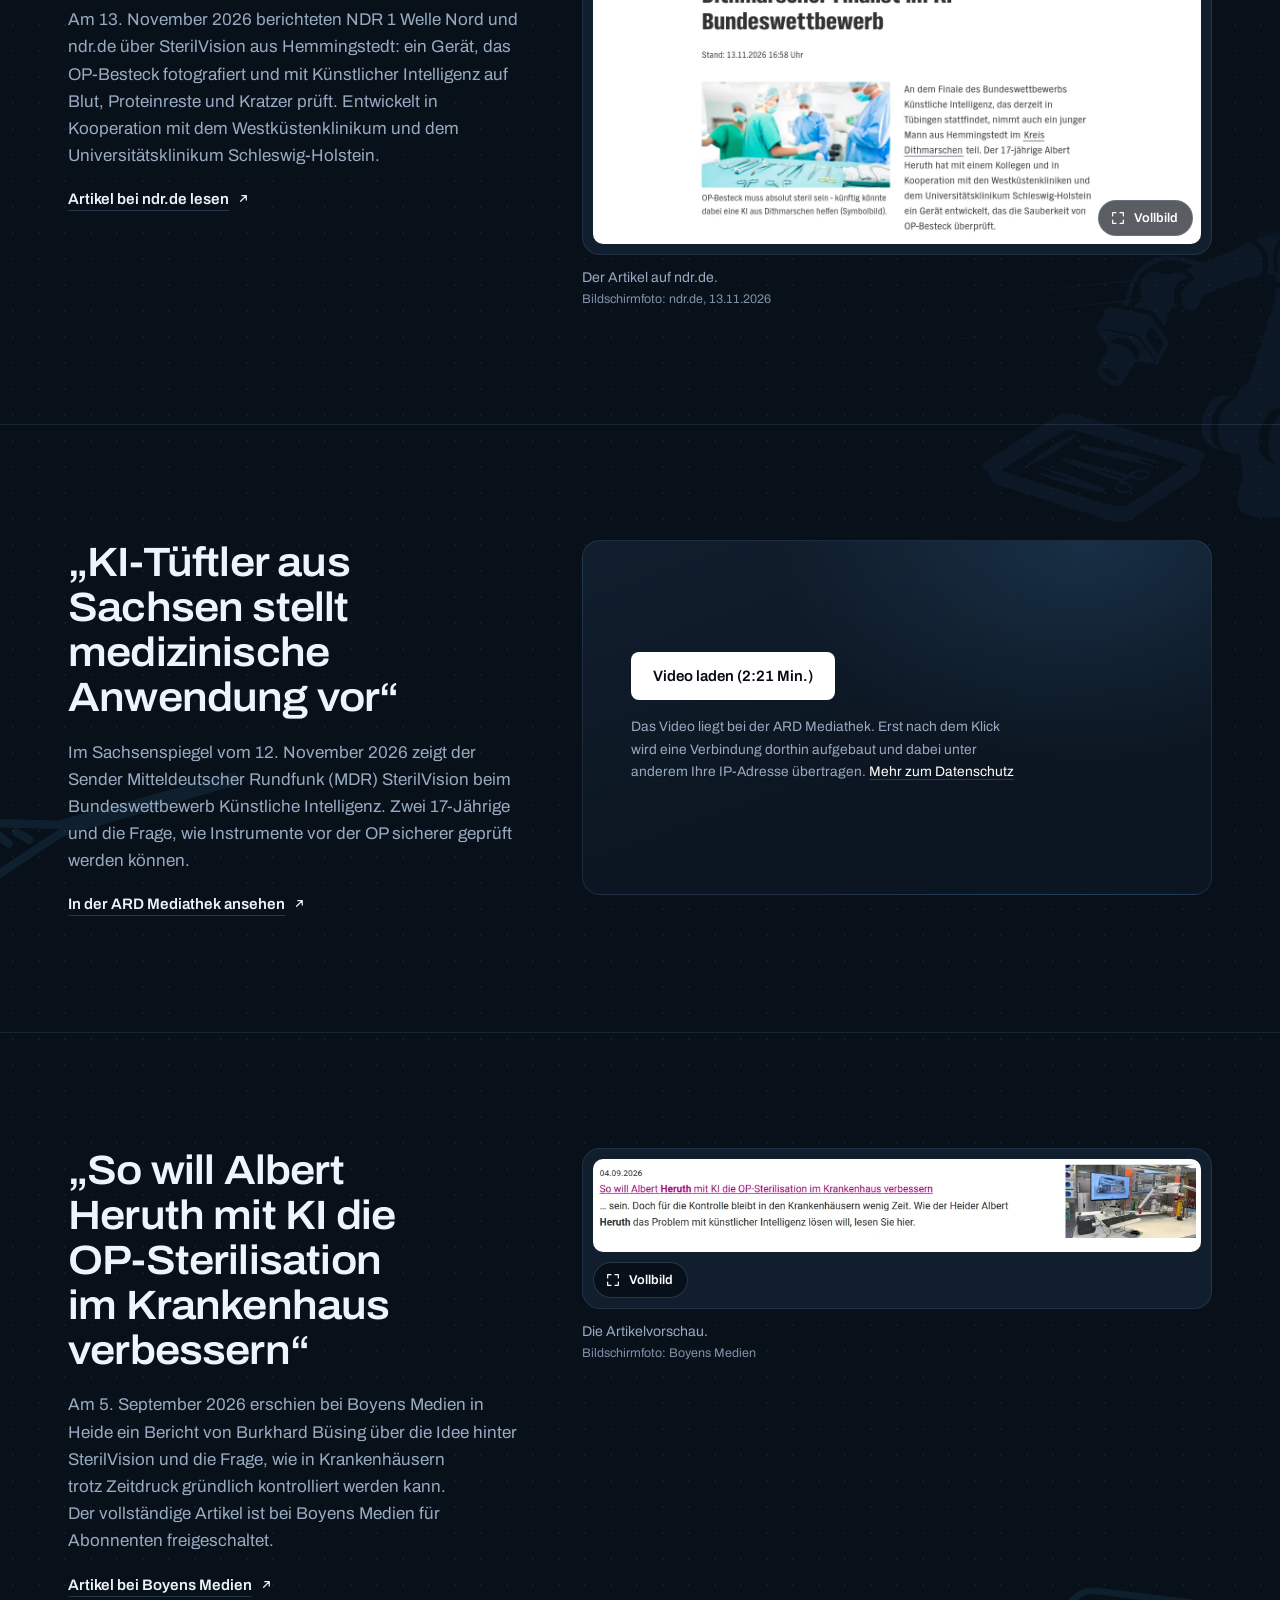
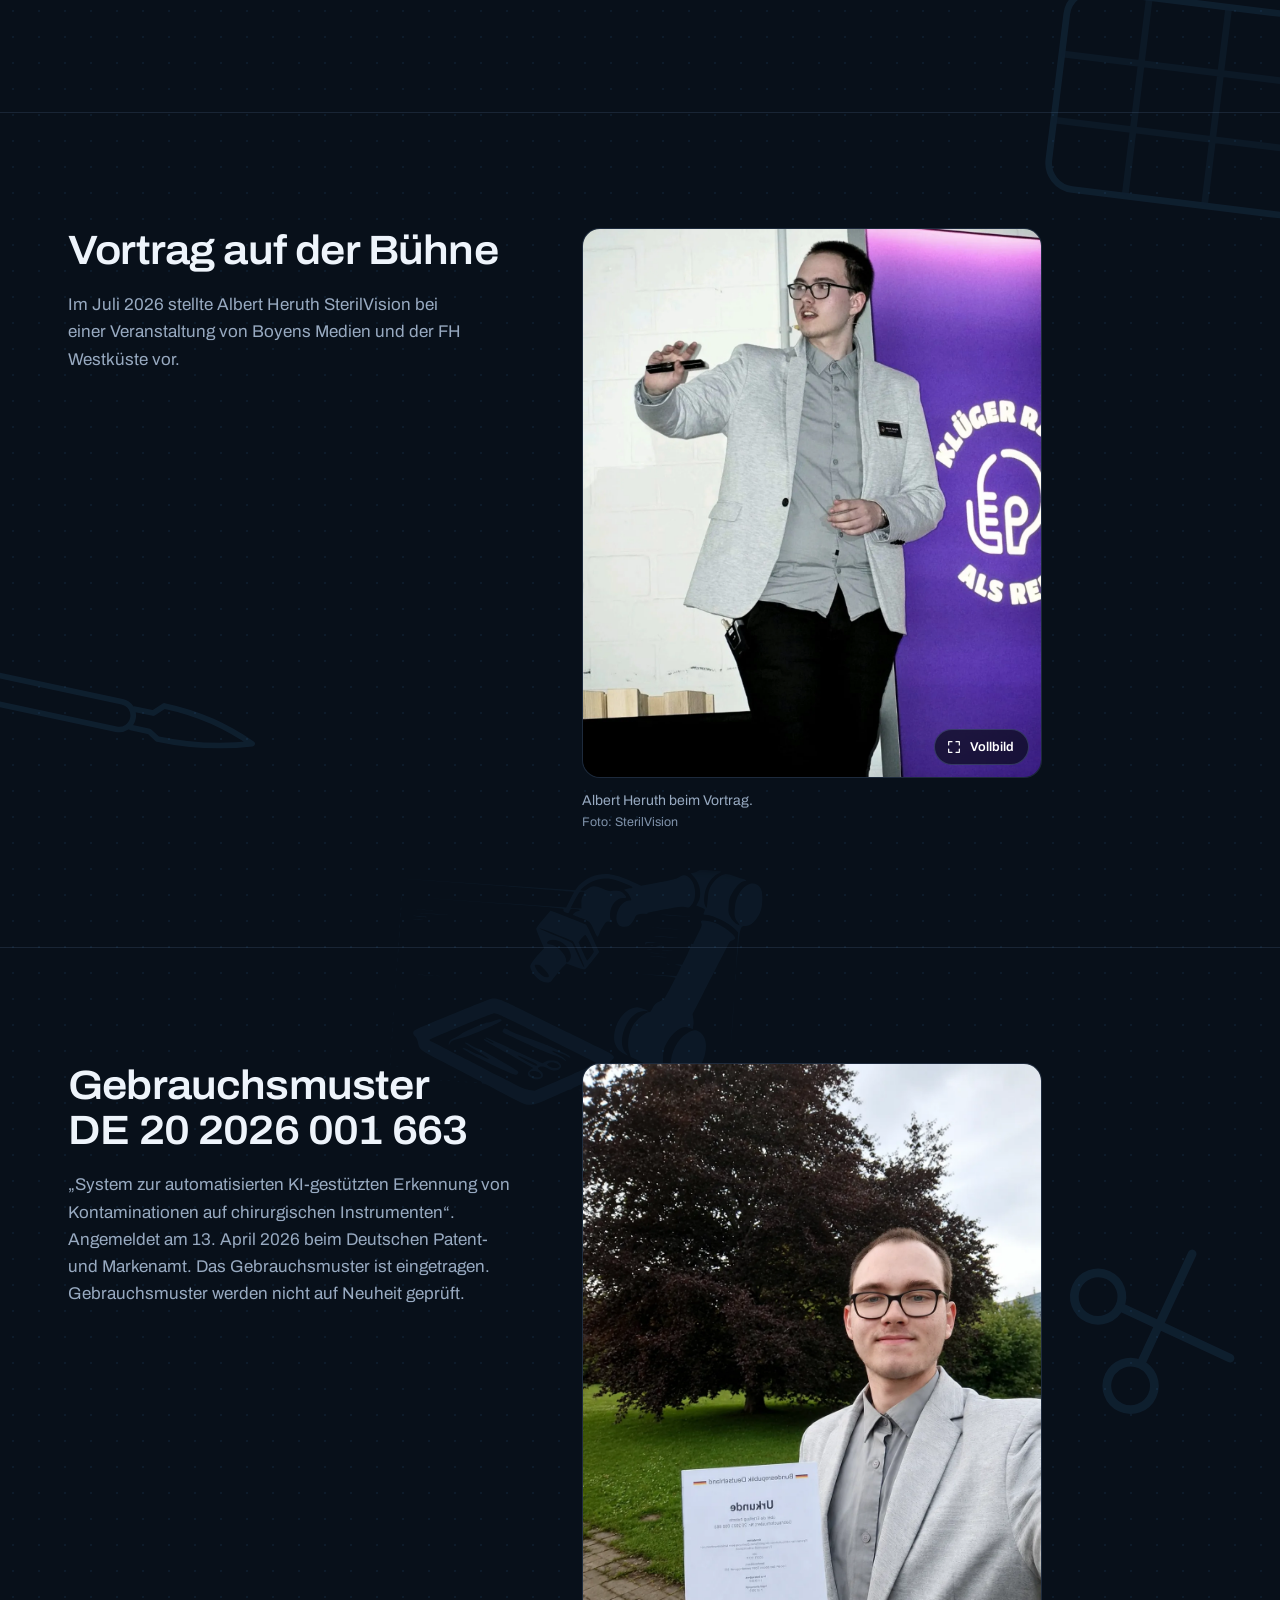
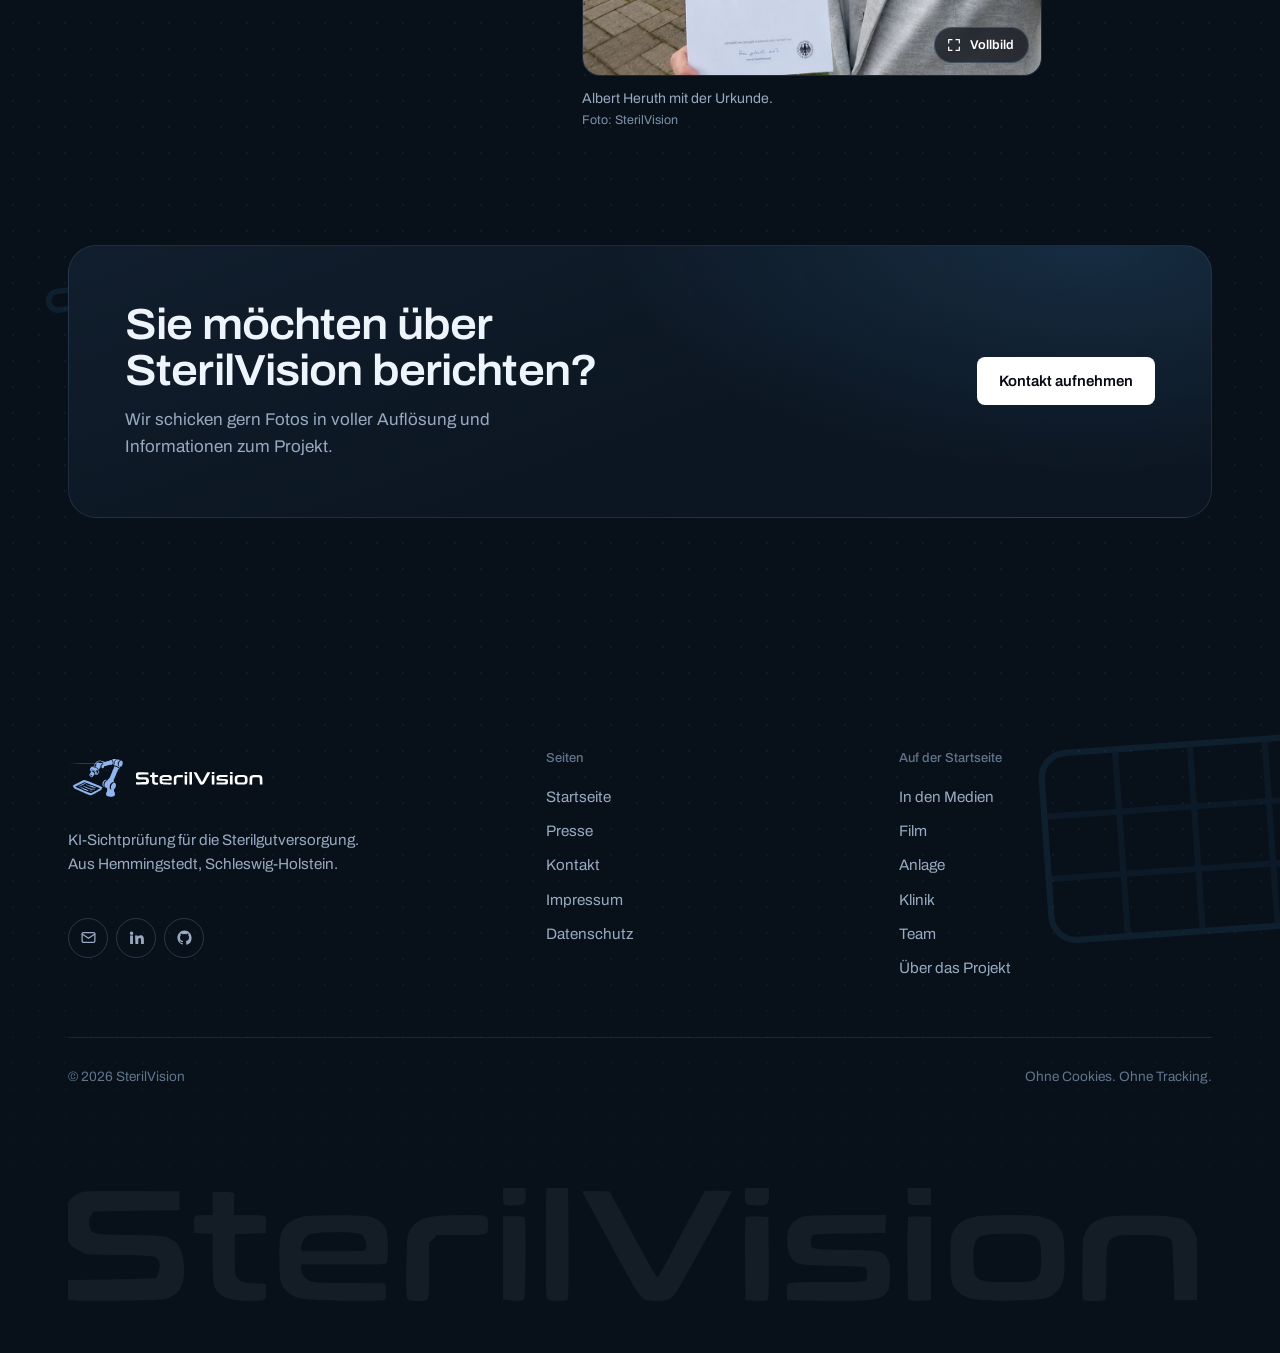
<file: presse.html>
<!DOCTYPE html>
<html lang="de">
<head>
  <meta charset="UTF-8" />
  <meta name="viewport" content="width=device-width, initial-scale=1.0, viewport-fit=cover" />
  <title>Presse · SterilVision</title>
  <meta name="description" content="SterilVision in den Medien: Sonderpreis beim Bundeswettbewerb Künstliche Intelligenz 2026, Beiträge im NDR, im Mitteldeutschen Rundfunk (MDR) und bei Boyens Medien." />
  <meta name="robots" content="index, follow" />
  <link rel="canonical" href="https://sterilvision.de/presse.html" />
  <meta name="theme-color" content="#08101a" />
  <link rel="icon" type="image/svg+xml" href="assets/favicon.svg" />
  <meta property="og:type" content="website" />
  <meta property="og:site_name" content="SterilVision" />
  <meta property="og:title" content="Presse · SterilVision" />
  <meta property="og:description" content="Sonderpreis beim Bundeswettbewerb Künstliche Intelligenz 2026, Beiträge im NDR, im Mitteldeutschen Rundfunk (MDR) und bei Boyens Medien." />
  <meta property="og:image" content="https://sterilvision.de/assets/img/presse/og-presse.jpg" />
  <meta property="og:url" content="https://sterilvision.de/presse.html" />
  <meta property="og:locale" content="de_DE" />
  <meta name="twitter:card" content="summary_large_image" />
  <link rel="preload" href="assets/fonts/Archivo-Variable.woff2" as="font" type="font/woff2" crossorigin />
  <link rel="stylesheet" href="styles.css" />
  <script type="application/ld+json">
  {
    "@context": "https://schema.org",
    "@type": "CollectionPage",
    "@id": "https://sterilvision.de/presse.html",
    "url": "https://sterilvision.de/presse.html",
    "name": "Presse · SterilVision",
    "inLanguage": "de",
    "description": "Presseberichte und Auszeichnungen von SterilVision: Sonderpreis „No risk, no fun!“ beim Bundeswettbewerb Künstliche Intelligenz 2026, NDR, Mitteldeutscher Rundfunk (MDR), Boyens Medien.",
    "isPartOf": {
      "@id": "https://sterilvision.de/#website"
    },
    "about": {
      "@id": "https://sterilvision.de/#organisation"
    },
    "primaryImageOfPage": "https://sterilvision.de/assets/img/presse/og-presse.jpg",
    "mainEntity": {
      "@type": "ItemList",
      "itemListElement": [
        {
          "@type": "ListItem",
          "position": 1,
          "item": {
            "@type": "NewsArticle",
            "url": "https://www.ndr.de/nachrichten/schleswig-holstein/dithmarschen_steinburg/dithmarscher-finalist-im-ki-bundeswettbewerb,regionheidenews-4190.html",
            "inLanguage": "de",
            "publisher": {
              "@type": "Organization",
              "name": "NDR"
            },
            "about": {
              "@id": "https://sterilvision.de/#organisation"
            },
            "headline": "Dithmarscher Finalist im KI-Bundeswettbewerb",
            "datePublished": "2026-11-13"
          }
        },
        {
          "@type": "ListItem",
          "position": 2,
          "item": {
            "@type": "VideoObject",
            "url": "https://www.ardmediathek.de/video/Y3JpZDovL21kci5kZS9iZWl0cmFnL2Ntcy8yZDJiZmMzZi1hMzNkLTQ1N2ItYjhjYy02Nzc3ZGFhY2JjNzQ",
            "inLanguage": "de",
            "publisher": {
              "@type": "Organization",
              "name": "Mitteldeutscher Rundfunk (MDR)"
            },
            "about": {
              "@id": "https://sterilvision.de/#organisation"
            },
            "name": "KI-Tüftler aus Sachsen stellt medizinische Anwendung vor",
            "uploadDate": "2026-11-12",
            "description": "Fernsehbeitrag im Sachsenspiegel über SterilVision beim Bundeswettbewerb Künstliche Intelligenz.",
            "thumbnailUrl": "https://sterilvision.de/assets/img/presse/og-presse.jpg"
          }
        },
        {
          "@type": "ListItem",
          "position": 3,
          "item": {
            "@type": "NewsArticle",
            "url": "https://www.boyens-medien.de/artikelansicht/heide-so-will-albert-heruth-mit-ki-die-op-sterilisation-im-krankenhaus-verbessern-125021.html",
            "inLanguage": "de",
            "publisher": {
              "@type": "Organization",
              "name": "Boyens Medien"
            },
            "about": {
              "@id": "https://sterilvision.de/#organisation"
            },
            "headline": "So will Albert Heruth mit KI die OP-Sterilisation im Krankenhaus verbessern",
            "datePublished": "2026-09-05"
          }
        }
      ]
    }
  }
  </script>
  <script>document.documentElement.classList.add('js');</script>
</head>
<body>
  <div class="grain" aria-hidden="true"></div>
  <div class="bg-tools" aria-hidden="true">
    <span class="bg-dots"></span>
    <span class="bg-tool t1"><svg viewBox="0 0 48 32" fill="none" stroke="currentColor" stroke-width="1"><rect x="1" y="1" width="46" height="30" rx="4"/><path d="M1 11h46M1 21h46M13 1v30M25 1v30M37 1v30" stroke-opacity="0.6"/></svg></span>
    <span class="bg-tool t2"><svg viewBox="0 0 24 24" fill="none" stroke="currentColor" stroke-width="1.1"><circle cx="6" cy="6" r="3"/><circle cx="6" cy="18" r="3"/><path d="M8.5 8.5 19 19M8.5 15.5 19 5" stroke-linecap="round"/></svg></span>
    <span class="bg-tool t3"><svg viewBox="0 0 32 16" fill="none" stroke="currentColor" stroke-width="0.8" stroke-linecap="round"><circle cx="3.5" cy="4" r="2.5"/><circle cx="3.5" cy="12" r="2.5"/><path d="M5.8 5 14 7.6M5.8 11 14 8.4M14 7.6 31 7.8M14 8.4 31 8.2M8 6.6l1 1.4M10 7.2l1 1"/></svg></span>
    <span class="bg-tool bg-wm t4 logo-mark"></span>
    <span class="bg-tool t5"><svg viewBox="0 0 48 32" fill="none" stroke="currentColor" stroke-width="1"><rect x="1" y="1" width="46" height="30" rx="4"/><path d="M1 11h46M1 21h46M13 1v30M25 1v30M37 1v30" stroke-opacity="0.6"/></svg></span>
    <span class="bg-tool t6"><svg viewBox="0 0 32 8" fill="none" stroke="currentColor" stroke-width="0.6" stroke-linecap="round" stroke-linejoin="round"><rect x="0.5" y="2.5" width="18" height="3" rx="1.5"/><path d="M18.5 3h2l1-1c4 0 7 0.8 10 2-3 1-6.5 1.6-10 1.6l-1-0.6h-2"/></svg></span>
    <span class="bg-tool t7"><svg viewBox="0 0 24 24" fill="none" stroke="currentColor" stroke-width="1.1"><circle cx="6" cy="6" r="3"/><circle cx="6" cy="18" r="3"/><path d="M8.5 8.5 19 19M8.5 15.5 19 5" stroke-linecap="round"/></svg></span>
    <span class="bg-tool t8"><svg viewBox="0 0 32 8" fill="none" stroke="currentColor" stroke-width="0.6" stroke-linecap="round"><path d="M1 4c0-.6.5-1 1-1l29 .6M1 4c0 .6.5 1 1 1l29-.6"/><path d="M6 3.2v1.6M8 3.2v1.6M10 3.2v1.6" stroke-opacity=".6"/></svg></span>
    <span class="bg-tool bg-wm t9 logo-mark"></span>
    <span class="bg-tool t10"><svg viewBox="0 0 48 32" fill="none" stroke="currentColor" stroke-width="1"><rect x="1" y="1" width="46" height="30" rx="4"/><path d="M1 11h46M1 21h46M13 1v30M25 1v30M37 1v30" stroke-opacity="0.6"/></svg></span>
  </div>

  <header class="site-header" id="site-header">
    <div class="wrap">
      <a class="brand" href="index.html" aria-label="SterilVision Startseite">
        <span class="logo-mark" aria-hidden="true"></span>
        <span class="logo-word" aria-hidden="true"></span>
      </a>
      <nav class="nav" aria-label="Hauptnavigation">
        <div class="nav-links">
          <a href="index.html">Startseite</a>
          <a href="presse.html" aria-current="page">Presse</a>
        </div>
        <a class="btn btn-primary btn-sm" href="kontakt.html">Kontakt</a>
        <button class="menu-btn" id="menu-btn" aria-label="Menü öffnen" aria-expanded="false" aria-controls="mobile-menu"><span></span><span></span></button>
      </nav>
    </div>
  </header>

  <nav class="mobile-menu" id="mobile-menu" aria-label="Mobile Navigation">
    <a href="index.html">Startseite</a>
    <a href="presse.html" aria-current="page">Presse</a>
    <a href="kontakt.html">Kontakt</a>
  </nav>

  <main>
    <section class="page-hero media-hero">
      <div class="wrap">
        <h1 data-reveal>Presse</h1>
      </div>
    </section>

    <!-- ═══ BWKI SONDERPREIS ═══ -->
    <section class="section media-item" id="bwki" aria-labelledby="bwki-title" data-gallery>
      <div class="wrap">
        <div class="press-grid">
          <div class="press-copy" data-reveal>
            <h2 class="press-title" id="bwki-title">Sonderpreis <span class="nw">„No risk, no fun!“</span></h2>
            <p class="press-text">Beim Finale des Bundeswettbewerbs Künstliche Intelligenz am <time datetime="2026-11-13">13.&nbsp;November&nbsp;2026</time> in Tübingen hat SterilVision den Sonderpreis „No risk, no fun!“ erhalten. Die Jury zeichnete damit unsere besonderen Leistungen im Projekt aus. Der Preis ist mit 750&nbsp;Euro dotiert.</p>
            <a class="text-link" href="https://www.bw-ki.de/" target="_blank" rel="noopener">Zum Bundeswettbewerb KI <span aria-hidden="true"><svg class="ico-arr" viewBox="0 0 16 16" aria-hidden="true"><path d="M4.5 11.5l7-7M6 4.5h5.5V10" fill="none" stroke="currentColor" stroke-width="1.5" stroke-linecap="round" stroke-linejoin="round"/></svg></span></a>
          </div>
          <figure class="photo cover" data-zoom data-reveal style="--d:.08s">
            <div class="photo-frame">
              <a href="assets/img/presse/bwki-2026-015.webp"><img src="assets/img/presse/bwki-2026-015.webp" srcset="assets/img/presse/bwki-2026-015-800.webp 800w, assets/img/presse/bwki-2026-015.webp 1500w" sizes="(max-width: 860px) 100vw, 58vw" width="1500" height="1000" alt="Vier Personen auf der Bühne vor der Leinwand mit dem Schriftzug Bundeswettbewerb Künstliche Intelligenz, eine Person hält einen Umschlag." decoding="async" /></a>
            </div>
            <figcaption>Verleihung des Sonderpreises auf der Bühne in Tübingen. <span class="credit">Foto: Bundeswettbewerb KI / Ale Zea</span></figcaption>
          </figure>
        </div>

        <div class="photo-grid">
          <figure class="photo cover" data-zoom data-reveal>
            <div class="photo-frame">
              <a href="assets/img/presse/bwki-2026-011.webp"><img src="assets/img/presse/bwki-2026-011-800.webp" width="800" height="533" alt="Zwei Teammitglieder am SterilVision-Stand mit Poster und Bildschirm." loading="lazy" decoding="async" /></a>
            </div>
            <figcaption>Unser Stand mit Poster und Live-Demo. <span class="credit">Foto: Bundeswettbewerb KI / Ale Zea</span></figcaption>
          </figure>
          <figure class="photo cover" data-zoom data-reveal style="--d:.08s">
            <div class="photo-frame">
              <a href="assets/img/presse/bwki-2026-007.webp"><img src="assets/img/presse/bwki-2026-007-800.webp" width="800" height="533" alt="Besucher schauen auf einen Monitor mit der Nahaufnahme eines Instruments, ein Teammitglied erklärt." loading="lazy" decoding="async" /></a>
            </div>
            <figcaption>Die Bildauswertung live am Monitor. <span class="credit">Foto: Bundeswettbewerb KI / Ale Zea</span></figcaption>
          </figure>
          <figure class="photo cover" data-zoom data-reveal style="--d:.16s">
            <div class="photo-frame">
              <a href="assets/img/presse/bwki-2026-006.webp"><img src="assets/img/presse/bwki-2026-006-800.webp" width="800" height="533" alt="Gespräch mit Besuchern am Stand." loading="lazy" decoding="async" /></a>
            </div>
            <figcaption>Gespräche am Stand. <span class="credit">Foto: Bundeswettbewerb KI / Ale Zea</span></figcaption>
          </figure>
        </div>
      </div>
    </section>

    <!-- ═══ NDR ═══ -->
    <section class="section media-item" id="ndr" aria-labelledby="ndr-title">
      <div class="wrap press-grid">
        <div class="press-copy" data-reveal>
          <h2 class="press-title" id="ndr-title">„Dithmarscher Finalist im KI-Bundeswettbewerb“</h2>
          <p class="press-text">Am <time datetime="2026-11-13">13.&nbsp;November&nbsp;2026</time> berichteten NDR 1 Welle Nord und ndr.de über SterilVision aus Hemmingstedt: ein Gerät, das OP-Besteck fotografiert und mit Künstlicher Intelligenz auf Blut, Proteinreste und Kratzer prüft. Entwickelt in Kooperation mit dem Westküstenklinikum und dem Universitätsklinikum Schleswig-Holstein.</p>
          <a class="text-link" href="https://www.ndr.de/nachrichten/schleswig-holstein/dithmarschen_steinburg/dithmarscher-finalist-im-ki-bundeswettbewerb,regionheidenews-4190.html" target="_blank" rel="noopener">Artikel bei ndr.de lesen <span aria-hidden="true"><svg class="ico-arr" viewBox="0 0 16 16" aria-hidden="true"><path d="M4.5 11.5l7-7M6 4.5h5.5V10" fill="none" stroke="currentColor" stroke-width="1.5" stroke-linecap="round" stroke-linejoin="round"/></svg></span></a>
        </div>
        <figure class="photo shot" data-zoom data-reveal style="--d:.08s">
          <div class="photo-frame">
            <a href="assets/img/presse/ndr-2026-11-13.webp"><img src="assets/img/presse/ndr-2026-11-13.webp" width="1280" height="800" alt="Bildschirmfoto des NDR-Artikels „Dithmarscher Finalist im KI-Bundeswettbewerb“ vom 13. November 2026." loading="lazy" decoding="async" /></a>
          </div>
          <figcaption>Der Artikel auf ndr.de. <span class="credit">Bildschirmfoto: ndr.de, 13.11.2026</span></figcaption>
        </figure>
      </div>
    </section>

    <!-- ═══ MDR ═══ -->
    <section class="section media-item" id="mdr" aria-labelledby="mdr-title">
      <div class="wrap press-grid">
        <div class="press-copy" data-reveal>
          <h2 class="press-title" id="mdr-title">„KI-Tüftler aus Sachsen stellt medizinische Anwendung vor“</h2>
          <p class="press-text">Im Sachsenspiegel vom <time datetime="2026-11-12">12.&nbsp;November&nbsp;2026</time> zeigt der Sender Mitteldeutscher Rundfunk (MDR) SterilVision beim Bundeswettbewerb Künstliche Intelligenz. Zwei 17-Jährige und die Frage, wie Instrumente vor der OP sicherer geprüft werden können.</p>
          <a class="text-link" href="https://www.ardmediathek.de/video/Y3JpZDovL21kci5kZS9iZWl0cmFnL2Ntcy8yZDJiZmMzZi1hMzNkLTQ1N2ItYjhjYy02Nzc3ZGFhY2JjNzQ" target="_blank" rel="noopener">In der ARD Mediathek ansehen <span aria-hidden="true"><svg class="ico-arr" viewBox="0 0 16 16" aria-hidden="true"><path d="M4.5 11.5l7-7M6 4.5h5.5V10" fill="none" stroke="currentColor" stroke-width="1.5" stroke-linecap="round" stroke-linejoin="round"/></svg></span></a>
        </div>
        <div class="ext-video" data-ext-video data-reveal style="--d:.08s" data-src="https://www.ardmediathek.de/embed/Y3JpZDovL21kci5kZS9iZWl0cmFnL2Ntcy8yZDJiZmMzZi1hMzNkLTQ1N2ItYjhjYy02Nzc3ZGFhY2JjNzQ" data-title="Mitteldeutscher Rundfunk (MDR), Sachsenspiegel: KI-Tüftler aus Sachsen stellt medizinische Anwendung vor">
          <div class="ext-consent">
            <button class="btn btn-primary" type="button" data-ext-load>Video laden (2:21&nbsp;Min.)</button>
            <p>Das Video liegt bei der ARD Mediathek. Erst nach dem Klick wird eine Verbindung dorthin aufgebaut und dabei unter anderem Ihre IP-Adresse übertragen. <a href="datenschutz.html#ard-mediathek">Mehr zum Datenschutz</a></p>
          </div>
        </div>
      </div>
    </section>

    <!-- ═══ BOYENS ═══ -->
    <section class="section media-item" id="boyens" aria-labelledby="boyens-title">
      <div class="wrap press-grid">
        <div class="press-copy" data-reveal>
          <h2 class="press-title" id="boyens-title">„So will Albert Heruth mit KI die OP-Sterilisation im Krankenhaus verbessern“</h2>
          <p class="press-text">Am <time datetime="2026-09-05">5.&nbsp;September&nbsp;2026</time> erschien bei Boyens Medien in Heide ein Bericht von Burkhard Büsing über die Idee hinter SterilVision und die Frage, wie in Krankenhäusern trotz Zeitdruck gründlich kontrolliert werden kann. Der vollständige Artikel ist bei Boyens Medien für Abonnenten freigeschaltet.</p>
          <a class="text-link" href="https://www.boyens-medien.de/artikelansicht/heide-so-will-albert-heruth-mit-ki-die-op-sterilisation-im-krankenhaus-verbessern-125021.html" target="_blank" rel="noopener">Artikel bei Boyens Medien <span aria-hidden="true"><svg class="ico-arr" viewBox="0 0 16 16" aria-hidden="true"><path d="M4.5 11.5l7-7M6 4.5h5.5V10" fill="none" stroke="currentColor" stroke-width="1.5" stroke-linecap="round" stroke-linejoin="round"/></svg></span></a>
        </div>
        <figure class="photo shot flat" data-zoom data-reveal style="--d:.08s">
          <div class="photo-frame">
            <a href="assets/img/presse/boyens-2026-09.webp"><img src="assets/img/presse/boyens-2026-09.webp" width="969" height="148" alt="Bildschirmfoto der Artikelvorschau „So will Albert Heruth mit KI die OP-Sterilisation im Krankenhaus verbessern“." loading="lazy" decoding="async" /></a>
          </div>
          <figcaption>Die Artikelvorschau. <span class="credit">Bildschirmfoto: Boyens Medien</span></figcaption>
        </figure>
      </div>
    </section>

    <!-- ═══ BÜHNE ═══ -->
    <section class="section media-item" id="buehne" aria-labelledby="buehne-title">
      <div class="wrap press-grid">
        <div class="press-copy" data-reveal>
          <h2 class="press-title" id="buehne-title">Vortrag auf der Bühne</h2>
          <p class="press-text">Im <time datetime="2026-07">Juli&nbsp;2026</time> stellte Albert Heruth SterilVision bei einer Veranstaltung von Boyens Medien und der FH Westküste vor.</p>
        </div>
        <figure class="photo tall" data-zoom data-reveal style="--d:.08s">
          <div class="photo-frame">
            <a href="assets/img/presse/buehne-2026-07.webp"><img src="assets/img/presse/buehne-2026-07.webp" width="1264" height="1512" alt="Albert Heruth spricht mit Presenter in der Hand auf einer Bühne vor einer lila Wand." loading="lazy" decoding="async" /></a>
          </div>
          <figcaption>Albert Heruth beim Vortrag. <span class="credit">Foto: SterilVision</span></figcaption>
        </figure>
      </div>
    </section>

    <!-- ═══ GEBRAUCHSMUSTER ═══ -->
    <section class="section media-item" id="gebrauchsmuster" aria-labelledby="gm-title">
      <div class="wrap press-grid">
        <div class="press-copy" data-reveal>
          <h2 class="press-title" id="gm-title">Gebrauchsmuster DE&nbsp;20&nbsp;2026&nbsp;001&nbsp;663</h2>
          <p class="press-text">„System zur automatisierten KI-gestützten Erkennung von Kontaminationen auf chirurgischen Instrumenten“. Angemeldet am <time datetime="2026-04-13">13.&nbsp;April&nbsp;2026</time> beim Deutschen Patent- und Markenamt. Das Gebrauchsmuster ist eingetragen. Gebrauchsmuster werden nicht auf Neuheit geprüft.</p>
        </div>
        <figure class="photo tall" data-zoom data-reveal style="--d:.08s">
          <div class="photo-frame">
            <a href="assets/img/presse/gebrauchsmuster-urkunde.webp"><img src="assets/img/presse/gebrauchsmuster-urkunde.webp" width="1086" height="1448" alt="Albert Heruth hält die Urkunde über die Eintragung des Gebrauchsmusters in die Kamera." loading="lazy" decoding="async" /></a>
          </div>
          <figcaption>Albert Heruth mit der Urkunde. <span class="credit">Foto: SterilVision</span></figcaption>
        </figure>
      </div>
    </section>

    <!-- ═══ KONTAKT ═══ -->
    <section class="section invite" style="padding-top:0">
      <div class="wrap">
        <div class="invite-card" data-reveal>
          <div>
            <h2>Sie möchten über SterilVision berichten?</h2>
            <p>Wir schicken gern Fotos in voller Auflösung und Informationen zum Projekt.</p>
          </div>
          <a class="btn btn-primary" href="kontakt.html">Kontakt aufnehmen</a>
        </div>
      </div>
    </section>
  </main>

  <footer class="site-footer">
    <div class="wrap">
      <div class="footer-top">
        <div class="footer-brand">
          <a class="brand" href="index.html" aria-label="SterilVision">
            <span class="logo-mark" aria-hidden="true"></span>
            <span class="logo-word" aria-hidden="true"></span>
          </a>
          <p>KI-Sichtprüfung für die Sterilgutversorgung. Aus Hemmingstedt, Schleswig-Holstein.</p>
          <div class="socials" data-socials></div>
        </div>
        <div class="footer-col">
          <span class="mono">Seiten</span>
          <a href="index.html">Startseite</a>
          <a href="presse.html">Presse</a>
          <a href="kontakt.html">Kontakt</a>
          <a href="impressum.html">Impressum</a>
          <a href="datenschutz.html">Datenschutz</a>
        </div>
        <div class="footer-col">
          <span class="mono">Auf der Startseite</span>
          <a href="index.html#medien">In den Medien</a>
          <a href="index.html#film">Film</a>
          <a href="index.html#anlage">Anlage</a>
          <a href="index.html#stimme">Klinik</a>
          <a href="index.html#team">Team</a>
          <a href="index.html#projekt">Über das Projekt</a>
        </div>
      </div>
      <div class="footer-bottom">
        <span>© <span data-year>2026</span> SterilVision</span>
        <span>Ohne Cookies. Ohne Tracking.</span>
      </div>
      <div class="footer-word" aria-hidden="true"><span class="logo-word"></span></div>
    </div>
  </footer>

  <script src="vendor/lenis.min.js" defer></script>
  <script src="script.js" defer></script>
  <script src="assets/js/lightbox.js" defer></script>
</body>
</html>
</file>
<file: styles.css>
/* ───────────────────────────────────────────────────────────
   STERILVISION · sterilvision.de
   Corporate Design: Tiefes Navy, Markenblau, Cyan für KI-Befunde.
   Alle Farben, Abstände und Schriften zentral als Tokens.
   ─────────────────────────────────────────────────────────── */

/* ── Schrift (selbst gehostet, SIL OFL 1.1, keine Drittanbieter) ─ */
@font-face { font-family: 'Archivo'; src: url('assets/fonts/Archivo-Variable.woff2') format('woff2'); font-weight: 100 900; font-stretch: 62% 125%; font-style: normal; font-display: swap; }

:root {
  /* Farben */
  --ink: #060a11;
  --bg: #08101a;
  --bg-2: #0c1622;
  --bg-3: #111e2d;
  --surface: rgba(150, 190, 240, 0.045);
  --surface-2: rgba(150, 190, 240, 0.08);
  --line: rgba(150, 190, 240, 0.12);
  --line-2: rgba(150, 190, 240, 0.22);
  --text: #eef4fb;
  --muted: #98aac1;
  --faint: #62758d;
  --blue: #4a9fe0;
  --blue-rgb: 74, 159, 224;
  --blue-light: #8fb4f0;
  --cyan: #35d6e8;
  --cyan-rgb: 53, 214, 232;
  --nio: #ff4d61;
  --ok: #3ddc97;

  /* Typo */
  --f-display: 'Archivo', 'Helvetica Neue', Arial, sans-serif;
  --f-sans: 'Archivo', 'Helvetica Neue', Arial, sans-serif;

  /* Maße */
  --wrap: 1240px;
  --gutter: clamp(20px, 5vw, 48px);
  --section: clamp(80px, 9vw, 136px);
  --r-lg: 28px;
  --r: 18px;
  --r-sm: 12px;
  --ease: cubic-bezier(0.16, 1, 0.3, 1);
  --header-h: 72px;
}

/* ── Basis ────────────────────────────────────────────────── */
*, *::before, *::after { margin: 0; padding: 0; box-sizing: border-box; }
html { -webkit-text-size-adjust: 100%; scroll-padding-top: var(--header-h); }
html.lenis, html.lenis body { height: auto; }
.lenis.lenis-smooth { scroll-behavior: auto !important; }
body {
  font-family: var(--f-sans);
  font-size: 17px;
  line-height: 1.6;
  background: var(--bg);
  color: var(--text);
  -webkit-font-smoothing: antialiased;
  -moz-osx-font-smoothing: grayscale;
  overflow-x: clip;
}
img, video, canvas, svg { display: block; max-width: 100%; }
a { color: inherit; text-decoration: none; }
button { font: inherit; color: inherit; background: none; border: 0; cursor: pointer; }
::selection { background: rgba(var(--blue-rgb), 0.4); color: #fff; }
:focus-visible { outline: 2px solid var(--cyan); outline-offset: 3px; border-radius: 6px; }
.sr-only { position: absolute; width: 1px; height: 1px; overflow: hidden; clip: rect(0 0 0 0); white-space: nowrap; }

.wrap { width: 100%; max-width: var(--wrap); margin-inline: auto; padding-inline: var(--gutter); }
section { position: relative; }
.section { padding-block: var(--section); }

/* Feines Korn über allem, gibt dem Dunkel Tiefe */
.grain {
  position: fixed; inset: 0; z-index: 100; pointer-events: none; opacity: 0.035;
  background-image: url("data:image/svg+xml,%3Csvg xmlns='http://www.w3.org/2000/svg' width='160' height='160'%3E%3Cfilter id='n'%3E%3CfeTurbulence type='fractalNoise' baseFrequency='0.9' numOctaves='3' stitchTiles='stitch'/%3E%3C/filter%3E%3Crect width='100%25' height='100%25' filter='url(%23n)'/%3E%3C/svg%3E");
}

/* ── Hintergrund wie auf der bisherigen Seite: Siebkörbe, Instrumente, Raster ─ */
body { position: relative; }
.bg-tools { position: absolute; inset: 0; z-index: -1; overflow: hidden; pointer-events: none; contain: strict; }
.bg-dots {
  position: absolute; inset: 0;
  background-image: radial-gradient(rgba(var(--blue-rgb), 0.14) 1px, transparent 1.6px);
  background-size: 26px 26px;
  -webkit-mask: linear-gradient(transparent 0, #000 100vh, #000 calc(100% - 60vh), transparent);
  mask: linear-gradient(transparent 0, #000 100vh, #000 calc(100% - 60vh), transparent);
  opacity: 0.6;
}
.bg-tool { position: absolute; display: block; color: var(--blue); opacity: 0.1; }
.bg-tool svg { display: block; width: 100%; height: auto; overflow: visible; }
.bg-wm { color: var(--blue); opacity: 0.06; filter: blur(4px); }
.bg-tool.t1  { width: 360px; top: 112vh; left: -70px; transform: rotate(-5deg); }
.bg-tool.t2  { width: 210px; top: 150vh; right: -30px; transform: rotate(14deg); }
.bg-tool.t3  { width: 340px; top: 38%; left: -90px; transform: rotate(-16deg); }
.bg-tool.t4  { width: 420px; top: 30%; right: -80px; transform: rotate(-6deg); }
.bg-tool.t5  { width: 320px; top: 52%; right: -90px; transform: rotate(7deg); }
.bg-tool.t6  { width: 300px; top: 63%; left: -40px; transform: rotate(12deg); }
.bg-tool.t7  { width: 190px; top: 72%; right: 2%; transform: rotate(-20deg); }
.bg-tool.t8  { width: 300px; top: 82%; left: 3%; transform: rotate(-8deg); }
.bg-tool.t9  { width: 380px; top: 66%; left: 30%; transform: rotate(4deg); }
.bg-tool.t10 { width: 300px; top: 90%; right: -60px; transform: rotate(-4deg); }

/* ── Typografie ───────────────────────────────────────────── */
h1, h2, h3 { font-family: var(--f-display); font-weight: 600; font-stretch: 108%; letter-spacing: -0.02em; line-height: 1.06; text-wrap: balance; }
h1 { font-size: clamp(2.7rem, 7.4vw, 6.4rem); }
h2 { font-size: clamp(2.2rem, 5.4vw, 4.6rem); }
h3 { font-size: clamp(1.3rem, 2.2vw, 1.75rem); letter-spacing: -0.015em; line-height: 1.15; }
p { text-wrap: pretty; }
.lead { font-size: clamp(1.05rem, 1.5vw, 1.3rem); color: var(--muted); max-width: 46ch; line-height: 1.55; }
.muted { color: var(--muted); }

.mono { font-size: 0.8125rem; font-weight: 500; color: var(--faint); }
.nw { white-space: nowrap; }
.ico-arr { display: inline-block; width: 0.85em; height: 0.85em; vertical-align: -0.06em; flex: none; }

.head { display: grid; gap: 22px; margin-bottom: clamp(48px, 7vw, 88px); max-width: 860px; }
.head.center { margin-inline: auto; text-align: center; justify-items: center; }

/* ── Buttons ─────────────────────────────────────────────── */
.btn {
  --h: 48px;
  position: relative; display: inline-flex; align-items: center; justify-content: center; gap: 10px;
  height: var(--h); padding: 0 22px; border-radius: 8px;
  font-weight: 600; font-size: 0.9375rem; letter-spacing: 0; white-space: nowrap;
  transition: background 0.25s, border-color 0.25s, color 0.25s;
}
.btn-primary { background: #fff; color: var(--ink); }
.btn-primary:hover { background: #dfe6ee; }
.btn-ghost { border: 1px solid rgba(255, 255, 255, 0.28); background: transparent; }
.btn-ghost:hover { border-color: rgba(255, 255, 255, 0.6); }
.btn-sm { --h: 40px; padding: 0 18px; font-size: 0.875rem; }

/* ── Logo (Vektor über CSS-Maske, immer in Markenfarbe) ───── */
.logo-mark, .logo-word {
  display: block; background: currentColor;
  -webkit-mask: var(--src) center / contain no-repeat; mask: var(--src) center / contain no-repeat;
}
.logo-mark { --src: url('assets/brand/sv-mark.svg'); aspect-ratio: 450 / 314; }
.logo-word { --src: url('assets/brand/sv-wordmark.svg'); aspect-ratio: 848 / 93; }
.logo-full { --src: url('assets/brand/sv-logo.svg'); aspect-ratio: 852 / 424; display: block; background: currentColor; -webkit-mask: var(--src) center / contain no-repeat; mask: var(--src) center / contain no-repeat; }

/* ── Header ──────────────────────────────────────────────── */
.site-header {
  position: fixed; inset: 0 0 auto; z-index: 50; height: var(--header-h);
  display: flex; align-items: center;
  transition: background 0.4s, border-color 0.4s, transform 0.5s var(--ease);
  border-bottom: 1px solid transparent;
}
.site-header.scrolled { background: rgba(8, 16, 26, 0.82); backdrop-filter: blur(12px); -webkit-backdrop-filter: blur(12px); border-color: var(--line); }
.site-header.hidden { transform: translateY(-100%); }
.site-header .wrap { display: flex; align-items: center; justify-content: space-between; gap: 24px; }
.brand { display: flex; align-items: center; gap: 12px; color: #fff; }
.brand .logo-mark { width: 46px; color: var(--blue-light); }
.brand .logo-word { width: 128px; }
.nav { display: flex; align-items: center; gap: 6px; }
.nav-links { display: flex; gap: 2px; }
.nav-links a { padding: 8px 14px; border-radius: 8px; font-size: 0.92rem; color: var(--muted); transition: color 0.25s, background 0.25s; }
.nav-links a:hover, .nav-links a.active { color: #fff; background: var(--surface-2); }
.nav .btn { margin-left: 10px; }
.menu-btn { display: none; width: 44px; height: 44px; border-radius: 50%; border: 1px solid var(--line-2); position: relative; }
.menu-btn span { position: absolute; left: 13px; right: 13px; height: 1.5px; background: #fff; transition: transform 0.4s var(--ease), opacity 0.3s; }
.menu-btn span:nth-child(1) { top: 17px; }
.menu-btn span:nth-child(2) { top: 25px; }
.menu-open .menu-btn span:nth-child(1) { transform: translateY(4px) rotate(45deg); }
.menu-open .menu-btn span:nth-child(2) { transform: translateY(-4px) rotate(-45deg); }

.mobile-menu {
  position: fixed; inset: 0; z-index: 45; background: rgba(6, 10, 17, 0.96); backdrop-filter: blur(20px); -webkit-backdrop-filter: blur(20px);
  display: flex; flex-direction: column; justify-content: center; gap: 6px; padding: var(--header-h) var(--gutter) 40px;
  opacity: 0; visibility: hidden; transition: opacity 0.4s var(--ease), visibility 0.4s;
}
.menu-open .mobile-menu { opacity: 1; visibility: visible; }
.mobile-menu a { font-family: var(--f-display); font-weight: 600; font-stretch: 108%; font-size: clamp(2rem, 9vw, 3rem); letter-spacing: -0.02em; line-height: 1.2; transform: translateY(16px); opacity: 0; transition: transform 0.6s var(--ease), opacity 0.6s; }
.menu-open .mobile-menu a { transform: none; opacity: 1; }
.menu-open .mobile-menu a:nth-child(2) { transition-delay: 0.04s; }
.menu-open .mobile-menu a:nth-child(3) { transition-delay: 0.08s; }
.mobile-menu .mono { margin-top: 28px; }

/* ── Hero ─────────────────────────────────────────────────── */
.hero {
  min-height: 100svh; display: flex; align-items: flex-end;
  padding: calc(var(--header-h) + 40px) 0 clamp(28px, 4.5vh, 44px);
  overflow: hidden; isolation: isolate;
  background:
    radial-gradient(46% 44% at 76% 33%, rgba(var(--blue-rgb), 0.13), transparent 70%),
    var(--bg);
}
.hero-canvas { position: absolute; inset: 0; z-index: -1; }
.hero-canvas canvas { width: 100%; height: 100%; }
.hero-fallback {
  position: absolute; z-index: -2; right: 6%; top: 18%; width: min(46vw, 620px); color: var(--blue);
  opacity: 0.22; filter: drop-shadow(0 0 60px rgba(var(--blue-rgb), 0.5));
}
.webgl .hero-fallback { display: none; }
.hero::after { content: ''; position: absolute; inset: auto 0 0; height: 18%; z-index: -1; background: linear-gradient(transparent, var(--bg)); pointer-events: none; }
.hero-inner { display: block; max-width: none; }
.hero h1 {
  font-size: clamp(2.5rem, 4.7vw, 4.5rem); font-weight: 560; font-stretch: 112%;
  letter-spacing: -0.018em; line-height: 1.05; text-wrap: initial;
}
.hero h1 .h1-row, .hero h1 .line { display: block; }
.hero h1 .h1-soft { color: rgba(238, 244, 251, 0.62); font-weight: 400; }
.hero .lead { margin-top: 30px; max-width: 40ch; font-size: clamp(1.125rem, 1.45vw, 1.3125rem); line-height: 1.5; color: rgba(238, 244, 251, 0.78); text-wrap: pretty; }
.hero .lead strong { font-weight: 500; color: #fff; }
.hero-actions { display: flex; flex-wrap: wrap; align-items: center; gap: 14px 28px; margin-top: 36px; }
.hero-link {
  font-weight: 500; font-size: 0.9375rem; color: var(--text);
  text-decoration: underline; text-decoration-thickness: 1px; text-underline-offset: 6px; text-decoration-color: rgba(255, 255, 255, 0.4);
  transition: text-decoration-color 0.25s;
}
.hero-link:hover { text-decoration-color: #fff; }

@media (min-width: 861px) and (max-height: 760px) {
  .hero h1 { font-size: clamp(2.4rem, 4vw, 3.6rem); }
}

/* ── Finale ──────────────────────────────────────────────── */
.finale { padding-top: clamp(56px, 7vw, 96px); }
.finale-grid { display: grid; grid-template-columns: repeat(2, minmax(0, 1fr)); gap: 18px; }
.finale-card {
  position: relative; overflow: hidden; border-radius: var(--r-lg); padding: clamp(28px, 4vw, 44px);
  background: linear-gradient(160deg, var(--bg-3), var(--bg-2) 60%); border: 1px solid var(--line);
  display: grid; gap: 22px; min-height: 300px; align-content: space-between;
  transition: border-color 0.4s, transform 0.6s var(--ease);
}
.finale-card:hover { border-color: var(--line-2); transform: translateY(-4px); }
.finale-card::before {
  content: ''; position: absolute; inset: -1px; border-radius: inherit; pointer-events: none;
  background: radial-gradient(500px 240px at var(--mx, 80%) var(--my, 0%), rgba(var(--blue-rgb), 0.18), transparent 70%);
}
.finale-card .top { display: flex; justify-content: space-between; align-items: flex-start; gap: 16px; }
.finale-card img { height: 56px; width: auto; opacity: 0.95; }
.finale-card .big { font-family: var(--f-display); font-weight: 600; font-stretch: 108%; font-size: clamp(1.9rem, 3.4vw, 2.8rem); letter-spacing: -0.02em; line-height: 1.04; }
.finale-card .meta { display: flex; flex-wrap: wrap; gap: 8px; }
.chip {
  display: inline-flex; align-items: center; gap: 8px; height: 32px; padding: 0 14px; border-radius: 999px;
  border: 1px solid var(--line-2); font-size: 0.84rem; color: var(--muted); background: rgba(255, 255, 255, 0.02);
}
.chip.live { color: var(--ink); background: var(--cyan); border-color: var(--cyan); font-weight: 600; }
.chip.live::before { content: ''; width: 7px; height: 7px; border-radius: 50%; background: var(--ink); animation: pulse 1.6s infinite; }
@keyframes pulse { 50% { opacity: 0.25; } }

.stations { display: flex; flex-wrap: wrap; gap: 10px; margin-top: 18px; }
.chip.link { transition: color 0.25s, border-color 0.25s, background 0.25s; }
.chip.link:hover { color: #fff; border-color: rgba(255, 255, 255, 0.45); background: var(--surface-2); }
.finale-card { color: inherit; }
.marquee a { display: block; flex: none; }

/* ── Mission ─────────────────────────────────────────────── */
.mission { text-align: left; }
.mission-text {
  font-family: var(--f-display); font-weight: 600; font-stretch: 108%; letter-spacing: -0.02em; line-height: 1.08;
  font-size: clamp(2rem, 5.6vw, 4.9rem); max-width: 17ch;
}
.mission-text .word { opacity: 0.16; transition: opacity 0.2s; }
.no-motion .mission-text .word, .mission-text.static .word { opacity: 1; }
.mission-text em { font-style: normal; color: var(--cyan); }
.mission-foot { margin-top: clamp(40px, 6vw, 72px); display: flex; gap: 14px 40px; flex-wrap: wrap; }
.mission-foot div { display: grid; gap: 4px; max-width: 280px; }
.mission-foot b { font-family: var(--f-display); font-weight: 600; font-stretch: 108%; font-size: 1.15rem; letter-spacing: -0.02em; }
.mission-foot span { color: var(--muted); font-size: 0.95rem; }

/* ── Problem ─────────────────────────────────────────────── */
.problem { overflow: hidden; }
.media-bg { position: absolute; inset: 0; z-index: -1; }
.media-bg video, .media-bg img { width: 100%; height: 100%; object-fit: cover; opacity: 0.28; filter: grayscale(0.4) contrast(1.05); }
.media-bg::after { content: ''; position: absolute; inset: 0; background: linear-gradient(var(--bg) 0%, rgba(8, 16, 26, 0.55) 30%, rgba(8, 16, 26, 0.7) 70%, var(--bg) 100%); }
.stats { display: grid; grid-template-columns: repeat(3, minmax(0, 1fr)); gap: 18px; }
.stat {
  border-radius: var(--r-lg); padding: clamp(26px, 3vw, 36px); display: grid; gap: 14px; align-content: start;
  background: rgba(10, 19, 31, 0.72); border: 1px solid var(--line); backdrop-filter: blur(14px); -webkit-backdrop-filter: blur(14px);
}
.stat .num { font-family: var(--f-display); font-weight: 600; font-stretch: 108%; font-size: clamp(3rem, 6vw, 5rem); letter-spacing: -0.02em; line-height: 1; font-variant-numeric: tabular-nums; }
.stat p { font-size: 1.02rem; color: var(--text); }
.stat .src { margin-top: auto; padding-top: 14px; border-top: 1px solid var(--line); font-size: 0.8rem; color: var(--faint); line-height: 1.5; }

/* ── Film ────────────────────────────────────────────────── */
.player {
  position: relative; border-radius: var(--r-lg); overflow: hidden; aspect-ratio: 16 / 9; background: var(--ink);
  border: 1px solid var(--line); box-shadow: 0 60px 140px -50px rgba(var(--blue-rgb), 0.45);
}
.player video { width: 100%; height: 100%; object-fit: cover; }
.player-cover { position: absolute; inset: 0; display: grid; place-items: center; cursor: pointer; transition: opacity 0.5s; }
.player-cover img { position: absolute; inset: 0; width: 100%; height: 100%; object-fit: cover; transition: transform 1.2s var(--ease); }
.player-cover::after { content: ''; position: absolute; inset: 0; background: linear-gradient(180deg, rgba(6, 10, 17, 0.1), rgba(6, 10, 17, 0.55)); }
.player-cover:hover img { transform: scale(1.03); }
.player.playing .player-cover { opacity: 0; pointer-events: none; }
.play {
  position: relative; z-index: 2; width: clamp(76px, 9vw, 112px); aspect-ratio: 1; border-radius: 50%; display: grid; place-items: center;
  background: rgba(255, 255, 255, 0.14); border: 1px solid rgba(255, 255, 255, 0.4); backdrop-filter: blur(14px); -webkit-backdrop-filter: blur(14px);
  transition: transform 0.5s var(--ease), background 0.3s;
}
.play svg { width: 30%; height: 30%; margin-left: 6%; fill: #fff; }
.player-cover:hover .play { transform: scale(1.08); background: rgba(255, 255, 255, 0.24); }
.play::before { content: ''; position: absolute; inset: -10px; border-radius: 50%; border: 1px solid rgba(255, 255, 255, 0.2); animation: ring 2.4s var(--ease) infinite; }
@keyframes ring { from { transform: scale(0.9); opacity: 1; } to { transform: scale(1.35); opacity: 0; } }
.player-label { position: absolute; z-index: 2; left: 22px; bottom: 18px; display: flex; gap: 10px; align-items: center; }
.film-meta { display: flex; justify-content: space-between; gap: 20px; flex-wrap: wrap; margin-top: 20px; }

/* ── Ablauf (sticky) ─────────────────────────────────────── */
.flow { display: grid; grid-template-columns: 1.05fr 1fr; gap: clamp(32px, 6vw, 96px); align-items: start; }
.flow-visual { position: sticky; top: calc(var(--header-h) + 6vh); aspect-ratio: 1; border-radius: var(--r-lg); overflow: hidden; background: var(--ink); border: 1px solid var(--line); }
.flow-visual figure { position: absolute; inset: 0; opacity: 0; transform: scale(1.06); transition: opacity 0.8s var(--ease), transform 1.4s var(--ease); }
.flow-visual figure.on { opacity: 1; transform: none; }
.flow-visual img { width: 100%; height: 100%; object-fit: cover; }
.flow-visual figcaption { position: absolute; left: 18px; bottom: 16px; }
.flow-visual .progress { position: absolute; z-index: 2; top: 18px; left: 18px; right: 18px; display: flex; gap: 6px; }
.flow-visual .progress i { flex: 1; height: 3px; border-radius: 3px; background: rgba(255, 255, 255, 0.18); overflow: hidden; }
.flow-visual .progress i::after { content: ''; display: block; height: 100%; width: 0; background: var(--cyan); transition: width 0.6s var(--ease); }
.flow-visual .progress i.done::after { width: 100%; }
.steps { display: grid; }
.step { min-height: 72vh; display: grid; align-content: center; gap: 18px; padding-block: 40px; opacity: 0.28; transition: opacity 0.6s var(--ease); }
.step.on { opacity: 1; }
.step .n { font-size: 0.875rem; font-weight: 600; color: var(--cyan); font-variant-numeric: tabular-nums; }
.step h3 { font-size: clamp(2.2rem, 4.6vw, 3.8rem); letter-spacing: -0.02em; }
.step p { color: var(--muted); font-size: 1.1rem; max-width: 34ch; }
.step .step-img { display: none; }

/* ── Befunde (Vergleich) ─────────────────────────────────── */
.compare-wrap { display: grid; grid-template-columns: minmax(0, 1fr) 320px; gap: clamp(24px, 4vw, 56px); align-items: center; }
.compare {
  --pos: 50%;
  position: relative; aspect-ratio: 1; border-radius: var(--r-lg); overflow: hidden; background: #000; border: 1px solid var(--line);
  user-select: none; -webkit-user-select: none; touch-action: pan-y;
}
.compare img { position: absolute; inset: 0; width: 100%; height: 100%; object-fit: cover; pointer-events: none; }
.compare .after { clip-path: inset(0 0 0 var(--pos)); }
.compare .bar { position: absolute; top: 0; bottom: 0; left: var(--pos); width: 2px; margin-left: -1px; background: #fff; box-shadow: 0 0 20px rgba(var(--cyan-rgb), 0.9); pointer-events: none; }
.compare .knob {
  position: absolute; top: 50%; left: var(--pos); width: 52px; height: 52px; margin: -26px 0 0 -26px; border-radius: 50%;
  background: #fff; color: var(--ink); display: grid; place-items: center; pointer-events: none; box-shadow: 0 8px 30px rgba(0, 0, 0, 0.5);
}
.compare .knob svg { width: 22px; height: 22px; }
.compare input[type=range] { position: absolute; inset: 0; width: 100%; height: 100%; opacity: 0; cursor: ew-resize; margin: 0; }
.compare .lbl { position: absolute; top: 18px; z-index: 2; pointer-events: none; }
.compare .lbl.l { left: 18px; }
.compare .lbl.r { right: 18px; }
.badge {
  display: inline-flex; align-items: center; gap: 8px; min-height: 30px; padding: 6px 12px; line-height: 1.3; border-radius: 999px;
  background: rgba(6, 10, 17, 0.72); border: 1px solid rgba(255, 255, 255, 0.14); backdrop-filter: blur(8px); -webkit-backdrop-filter: blur(8px);
  font-size: 0.78rem; font-weight: 500; color: #fff;
}
.badge.cy { color: var(--ink); background: var(--cyan); border-color: var(--cyan); }
.tabs { display: grid; gap: 10px; }
.tab {
  display: grid; grid-template-columns: auto 1fr auto; align-items: center; gap: 16px; text-align: left;
  padding: 20px 22px; border-radius: var(--r); border: 1px solid var(--line); background: var(--surface);
  transition: border-color 0.3s, background 0.3s, transform 0.4s var(--ease);
}
.tab:hover { border-color: var(--line-2); }
.tab[aria-selected=true] { border-color: rgba(var(--cyan-rgb), 0.6); background: rgba(var(--cyan-rgb), 0.08); }
.tab .dot { width: 10px; height: 10px; border-radius: 50%; background: var(--faint); }
.tab[aria-selected=true] .dot { background: var(--cyan); box-shadow: 0 0 14px var(--cyan); }
.tab b { font-family: var(--f-display); font-weight: 600; font-stretch: 108%; font-size: 1.25rem; letter-spacing: -0.02em; }
.tab span { color: var(--faint); font-size: 0.85rem; }
.compare-note { margin-top: 18px; }

/* ── Anlage ──────────────────────────────────────────────── */
.cell { display: grid; grid-template-columns: repeat(12, minmax(0, 1fr)); gap: 18px; }
.tile { position: relative; border-radius: var(--r-lg); overflow: hidden; background: var(--bg-2); border: 1px solid var(--line); }
.tile video, .tile img { width: 100%; height: 100%; object-fit: cover; }
.tile .cap { position: absolute; left: 18px; bottom: 16px; right: 18px; display: flex; justify-content: space-between; align-items: end; gap: 8px; flex-wrap: wrap; }
.tile-video { grid-column: span 8; aspect-ratio: 16 / 10; }
.tile-video.big { grid-row: span 2; aspect-ratio: auto; min-height: 100%; }
.tile-video.side { grid-column: span 4; aspect-ratio: 16 / 10; }
.tile-photo { grid-column: span 4; }
.tile-kpi { grid-column: span 4; padding: 30px; display: grid; align-content: space-between; gap: 30px; min-height: 230px; background: linear-gradient(160deg, var(--bg-3), var(--bg-2)); }
.tile-kpi b { font-family: var(--f-display); font-weight: 600; font-stretch: 108%; font-size: clamp(1.6rem, 2.6vw, 2.2rem); letter-spacing: -0.02em; line-height: 1.1; }
.tile-kpi .ico { width: 44px; height: 44px; border-radius: 12px; display: grid; place-items: center; background: rgba(var(--blue-rgb), 0.12); color: var(--blue-light); }
.tile-kpi .ico svg { width: 22px; height: 22px; }

/* ── Stimme ──────────────────────────────────────────────── */
.voice { display: grid; grid-template-columns: minmax(0, 420px) minmax(0, 1fr); gap: clamp(32px, 6vw, 96px); align-items: center; }
.voice-stage { justify-self: start; width: 100%; max-width: 420px; }
.voice .player { aspect-ratio: 9 / 16; max-height: 78vh; width: 100%; }
.voice .player[hidden] { display: none; }
.voices { display: grid; gap: 12px; align-content: center; }
.voice-tab {
  display: flex; align-items: center; gap: 18px; text-align: left; padding: 16px; border-radius: var(--r-lg);
  border: 1px solid var(--line); background: var(--surface); opacity: 0.55;
  transition: opacity 0.3s, border-color 0.3s, background 0.3s, transform 0.4s var(--ease);
}
.voice-tab:hover { opacity: 0.85; }
.voice-tab[aria-selected=true] { opacity: 1; border-color: var(--line-2); background: var(--surface-2); }
.voice-tab .who b { display: block; font-family: var(--f-display); font-weight: 600; font-stretch: 108%; font-size: 1.2rem; letter-spacing: -0.02em; }
.voice-tab .who span { color: var(--muted); font-size: 0.92rem; }
.voice .voice-title { font-family: var(--f-display); font-weight: 600; font-stretch: 108%; font-size: clamp(1.8rem, 3.6vw, 3rem); letter-spacing: -0.02em; line-height: 1.1; }
.person { display: flex; align-items: center; gap: 16px; margin-top: 32px; }
.org-logo { display: grid; place-items: center; flex: none; width: 150px; height: 64px; background: #fff; border-radius: 14px; padding: 10px 14px; }
.org-logo img { max-height: 40px; width: auto; max-width: 100%; }
.person > div { padding-left: 16px; border-left: 1px solid var(--line-2); }
.person .av { width: 52px; height: 52px; border-radius: 50%; background: var(--surface-2); display: grid; place-items: center; color: var(--blue-light); border: 1px solid var(--line-2); }
.person .av svg { width: 24px; }
.person b { display: block; font-size: 1.05rem; }
.person span { color: var(--muted); font-size: 0.92rem; }

/* ── Team ────────────────────────────────────────────────── */
.team { display: grid; grid-template-columns: repeat(3, minmax(0, 1fr)); gap: 18px; }
.member { border-radius: var(--r-lg); overflow: hidden; background: var(--bg-2); border: 1px solid var(--line); }
.member .ph { aspect-ratio: 4 / 4.4; overflow: hidden; }
.member .ph img { width: 100%; height: 100%; object-fit: cover; filter: grayscale(0.25); transition: transform 1.2s var(--ease), filter 0.6s; }
.member:hover .ph img { transform: scale(1.04); filter: none; }
.member .info { padding: 22px 24px 26px; display: grid; gap: 4px; }
.member b { font-family: var(--f-display); font-weight: 600; font-stretch: 108%; font-size: 1.4rem; letter-spacing: -0.02em; }
.member span { color: var(--muted); font-size: 0.95rem; }
.member.stage { grid-column: span 1; position: relative; }
.member.stage .ph { aspect-ratio: auto; height: 100%; }
.member.stage .ph img { object-position: 50% 8%; }
.member.stage .info { position: absolute; inset: auto 0 0; background: linear-gradient(transparent, rgba(6, 10, 17, 0.92)); padding-top: 70px; }

/* ── Netzwerk / Logos ────────────────────────────────────── */
.marquee { position: relative; overflow: hidden; -webkit-mask: linear-gradient(90deg, transparent, #000 12%, #000 88%, transparent); mask: linear-gradient(90deg, transparent, #000 12%, #000 88%, transparent); }
.marquee-track { display: flex; width: max-content; animation: marquee 38s linear infinite; will-change: transform; }
.marquee.paused .marquee-track { animation-play-state: paused; }
.marquee:hover .marquee-track { animation-play-state: paused; }
.marquee-group { display: flex; align-items: center; gap: clamp(48px, 7vw, 96px); padding-right: clamp(48px, 7vw, 96px); }
.marquee img { height: clamp(34px, 4vw, 46px); width: auto; opacity: 0.6; transition: opacity 0.3s; }
.marquee img:hover { opacity: 1; }
.marquee img.sq { height: clamp(44px, 5vw, 58px); }
@keyframes marquee { to { transform: translateX(-50%); } }

/* ── CTA ─────────────────────────────────────────────────── */
.cta {
  position: relative; overflow: hidden; border-radius: clamp(24px, 4vw, 40px); padding: clamp(48px, 8vw, 110px) clamp(24px, 6vw, 80px);
  background: radial-gradient(80% 120% at 85% 0%, rgba(var(--blue-rgb), 0.35), transparent 60%), radial-gradient(60% 100% at 0% 100%, rgba(var(--cyan-rgb), 0.14), transparent 60%), var(--bg-3);
  border: 1px solid var(--line-2); display: grid; gap: 28px; justify-items: start;
}
.cta .logo-mark { position: absolute; right: -4%; bottom: -14%; width: min(55%, 560px); color: rgba(255, 255, 255, 0.05); }
.cta h2 { max-width: 14ch; }
.cta .row { display: flex; flex-wrap: wrap; gap: 12px; }

/* ── Footer ──────────────────────────────────────────────── */
.site-footer { padding: clamp(64px, 9vw, 120px) 0 40px; }
.footer-top { display: grid; grid-template-columns: 1.4fr 1fr 1fr; gap: 40px; padding-bottom: 56px; border-bottom: 1px solid var(--line); }
.footer-brand { display: grid; gap: 18px; max-width: 320px; }
.footer-brand .brand .logo-mark { width: 56px; }
.footer-brand p { color: var(--muted); font-size: 0.95rem; }
.footer-col { display: grid; gap: 10px; align-content: start; }
.footer-col .mono { margin-bottom: 6px; }
.footer-col a { color: var(--muted); font-size: 0.95rem; width: fit-content; transition: color 0.25s; }
.footer-col a:hover { color: #fff; }
.footer-bottom { display: flex; justify-content: space-between; align-items: center; gap: 20px; flex-wrap: wrap; padding-top: 28px; color: var(--faint); font-size: 0.85rem; }
.socials { display: flex; gap: 8px; }
.socials a { width: 40px; height: 40px; border-radius: 50%; display: grid; place-items: center; border: 1px solid var(--line-2); color: var(--muted); transition: color 0.25s, border-color 0.25s, transform 0.4s var(--ease); }
.socials a:hover { color: #fff; border-color: rgba(255, 255, 255, 0.5); transform: translateY(-2px); }
.socials svg { width: 17px; height: 17px; }
.footer-word { margin-top: clamp(48px, 8vw, 100px); color: rgba(255, 255, 255, 0.05); }
.footer-word .logo-word { width: 100%; }

/* ── Unterseiten (Kontakt, Rechtliches) ──────────────────── */
.page-hero { padding: calc(var(--header-h) + clamp(60px, 10vw, 120px)) 0 clamp(40px, 6vw, 72px); background: radial-gradient(50% 80% at 80% 0%, rgba(var(--blue-rgb), 0.14), transparent 70%); }
.page-hero h1 { font-size: clamp(2.6rem, 6.4vw, 5.2rem); margin-top: 20px; }
.page-hero .lead { margin-top: 22px; }

.contact-grid { display: grid; grid-template-columns: 1.3fr 1fr; gap: 18px; align-items: start; }
.card { border-radius: var(--r-lg); border: 1px solid var(--line); background: var(--bg-2); padding: clamp(24px, 4vw, 40px); }
.form { display: grid; gap: 18px; }
.form .row { display: grid; grid-template-columns: 1fr 1fr; gap: 18px; }
.field { display: grid; gap: 8px; }
.field label { font-size: 0.85rem; color: var(--muted); font-weight: 500; }
.field input, .field textarea {
  width: 100%; font: inherit; font-size: 1rem; color: var(--text); background: var(--ink); border: 1px solid var(--line-2);
  border-radius: var(--r-sm); padding: 14px 16px; transition: border-color 0.25s, box-shadow 0.25s; resize: vertical;
}
.field input:focus, .field textarea:focus { outline: none; border-color: var(--blue); box-shadow: 0 0 0 4px rgba(var(--blue-rgb), 0.18); }
.consent { display: flex; gap: 12px; align-items: flex-start; font-size: 0.88rem; color: var(--muted); line-height: 1.5; }
.consent input { margin-top: 3px; width: 18px; height: 18px; accent-color: var(--blue); flex: none; }
.consent a { color: #fff; text-decoration: underline; text-underline-offset: 3px; }
.hp { position: absolute; left: -9999px; }
.form-actions { display: flex; align-items: center; gap: 18px; flex-wrap: wrap; }
.form-status { font-size: 0.92rem; color: var(--muted); }
.form-status.ok { color: var(--ok); }
.form-status.err { color: var(--nio); }
.direct { display: grid; gap: 10px; }
.direct a {
  display: grid; grid-template-columns: 44px 1fr auto; align-items: center; gap: 16px; padding: 16px 18px; border-radius: var(--r);
  border: 1px solid var(--line); background: var(--surface); transition: border-color 0.3s, transform 0.4s var(--ease);
}
.direct a:hover { border-color: var(--line-2); transform: translateX(4px); }
.direct .ic { width: 44px; height: 44px; border-radius: 12px; display: grid; place-items: center; background: rgba(var(--blue-rgb), 0.12); color: var(--blue-light); }
.direct .ic svg { width: 20px; height: 20px; }
.direct b { display: block; font-size: 1rem; }
.direct span { color: var(--muted); font-size: 0.88rem; word-break: break-all; }
.direct .arr { color: var(--faint); }

.legal { max-width: 780px; padding-bottom: var(--section); }
.legal h2 { font-size: clamp(1.4rem, 2.4vw, 1.8rem); margin: 52px 0 14px; letter-spacing: -0.025em; line-height: 1.2; }
.legal h3 { font-size: 1.1rem; margin: 28px 0 10px; letter-spacing: -0.015em; }
.legal p, .legal li { color: var(--muted); font-size: 1rem; line-height: 1.75; }
.legal p + p { margin-top: 12px; }
.legal ul { padding-left: 20px; margin: 12px 0; display: grid; gap: 4px; }
.legal a { color: #fff; text-decoration: underline; text-underline-offset: 3px; text-decoration-color: var(--line-2); }
.legal strong { color: var(--text); font-weight: 600; }
.legal .box { margin-top: 18px; padding: 20px 22px; border-radius: var(--r); border: 1px solid var(--line); background: var(--surface); }
.legal .box p { margin: 0; }

/* ── Reveal-Grundzustand (nur mit JS, sonst sofort sichtbar) ─ */
.js [data-reveal] { opacity: 0; transform: translateY(28px); }
.js [data-reveal].in { opacity: 1; transform: none; transition: opacity 1s var(--ease), transform 1.2s var(--ease); transition-delay: var(--d, 0s); }

/* ── Responsive ──────────────────────────────────────────── */
@media (max-width: 1080px) {
  .stats { grid-template-columns: 1fr; }
  .compare-wrap { grid-template-columns: 1fr; }
  .tabs { grid-template-columns: repeat(3, minmax(0, 1fr)); }
  .tab { grid-template-columns: auto 1fr; padding: 16px; }
  .tab span:last-child { display: none; }
  .tile-video, .tile-video.side { grid-column: span 12; }
  .tile-video.big { grid-row: auto; aspect-ratio: 16 / 10; }
  .tile-video.side { grid-column: span 6; }
  .tile-photo { grid-column: span 6; aspect-ratio: 1; }
  .tile-kpi { grid-column: span 6; }
  .team { grid-template-columns: 1fr 1fr; }
  .member.stage { grid-column: span 2; }
  .member.stage .ph { aspect-ratio: 16 / 10; }
  .footer-top { grid-template-columns: 1fr 1fr; }
  .footer-brand { grid-column: span 2; }
}
@media (max-width: 860px) {
  :root { --header-h: 64px; }
  body { font-size: 16px; }
  .nav-links, .nav .btn { display: none; }
  .menu-btn { display: block; }
  .brand .logo-word { width: 112px; }
  .brand .logo-mark { width: 40px; }
  .hero { align-items: flex-start; padding-top: max(46svh, 300px); padding-bottom: 32px; }
  .hero-canvas { inset: 0 0 auto; height: 100svh; }
  .hero h1 { font-size: clamp(1.75rem, 8.4vw, 3.4rem); font-stretch: 108%; line-height: 1.08; }
  .hero .lead { margin-top: 20px; font-size: 1.0625rem; }
  .hero-actions { margin-top: 28px; }
  .hero-fallback { width: 80vw; right: 10vw; top: 16%; }
  .finale-grid { grid-template-columns: 1fr; }
  .finale-card { min-height: 0; }
  .flow { grid-template-columns: 1fr; }
  .flow-visual { display: none; }
  .step { min-height: 0; opacity: 1; padding-block: 0 56px; }
  .step .step-img { display: block; border-radius: var(--r); overflow: hidden; aspect-ratio: 4 / 3; border: 1px solid var(--line); margin-bottom: 8px; }
  .step .step-img img { width: 100%; height: 100%; object-fit: cover; }
  .voice { grid-template-columns: 1fr; }
  .voice-stage { max-width: 360px; }
  .bg-tool { opacity: 0.08; }
  .bg-wm { opacity: 0.05; }
  .bg-tool.t1, .bg-tool.t3, .bg-tool.t4, .bg-tool.t5, .bg-tool.t9 { width: 240px; }
  .bg-tool.t6, .bg-tool.t8, .bg-tool.t10 { width: 200px; }
  .bg-tool.t2, .bg-tool.t7 { width: 140px; }
  .contact-grid { grid-template-columns: 1fr; }
  .form .row { grid-template-columns: 1fr; }
}
@media (max-width: 600px) {
  .tabs { grid-template-columns: 1fr; }
  .tab { grid-template-columns: auto 1fr auto; }
  .tile-photo, .tile-kpi, .tile-video.side { grid-column: span 12; }
  .voice-tab { gap: 14px; padding: 12px; }
  .voice-tab .who { min-width: 0; overflow-wrap: anywhere; hyphens: auto; }
  .finale-card .big { font-size: min(1.9rem, 7.2vw); }
  .org-logo { width: 116px; height: 54px; }
  .tile-kpi { min-height: 0; }
  .team { grid-template-columns: 1fr; }
  .member.stage { grid-column: span 1; }
  .footer-top { grid-template-columns: 1fr; }
  .footer-brand { grid-column: span 1; }
}

@media (prefers-reduced-motion: reduce) {
  *, *::before, *::after { animation-duration: 0.001ms !important; animation-iteration-count: 1 !important; transition-duration: 0.001ms !important; }
  .js [data-reveal] { opacity: 1; transform: none; }
  .mission-text .word { opacity: 1; }
  .marquee-track { animation: none; flex-wrap: wrap; }
}

/* ── Presse-Seite ────────────────────────────────────────────
   Ergänzung für presse.html im dunklen Live-Design. Nutzt nur
   die Tokens aus :root, Regeln der Startseite bleiben unberührt.
   ─────────────────────────────────────────────────────────── */
.nav-links a[aria-current="page"] { color: #fff; background: var(--surface-2); }
.mobile-menu a[aria-current="page"] { color: var(--blue-light); }

.text-link {
  display: inline-flex; align-items: center; gap: 8px; width: fit-content;
  font-weight: 600; font-size: 0.95rem; color: var(--text);
  text-decoration: underline; text-decoration-color: var(--line-2); text-underline-offset: 6px; text-decoration-thickness: 1px;
  transition: text-decoration-color 0.25s, color 0.25s;
}
.text-link:hover { color: #fff; text-decoration-color: var(--cyan); }

.media-hero { padding-bottom: clamp(24px, 4vw, 48px); }

.media-item + .media-item { border-top: 1px solid var(--line); }
.press-grid { display: grid; grid-template-columns: minmax(0, 5fr) minmax(0, 7fr); gap: clamp(32px, 5vw, 72px); align-items: start; }
.press-copy { display: grid; gap: 18px; justify-items: start; align-content: start; }
.press-title { font-size: clamp(1.7rem, 3.2vw, 2.6rem); line-height: 1.1; max-width: 22ch; }
.press-text { color: var(--muted); max-width: 46ch; }
.press-copy blockquote {
  margin: 4px 0; padding-left: 20px; border-left: 2px solid var(--cyan);
  font-family: var(--f-display); font-weight: 500; font-stretch: 100%; font-size: clamp(1.15rem, 1.8vw, 1.4rem); line-height: 1.35; letter-spacing: -0.015em; color: var(--text); max-width: 34ch;
}
.press-copy .chip { color: var(--text); }

/* Fotos mit Vollbild-Knopf */
.photo { display: grid; gap: 12px; margin: 0; align-content: start; }
.photo-frame {
  position: relative; overflow: hidden; border-radius: var(--r); border: 1px solid var(--line); background: var(--bg-2);
  transition: border-color 0.4s;
}
.photo-frame:hover { border-color: var(--line-2); }
.photo-frame a { display: block; cursor: zoom-in; }
.photo-frame img { width: 100%; height: auto; transition: transform 1.2s var(--ease); }
.photo-frame:hover img { transform: scale(1.025); }
.photo.cover .photo-frame img { aspect-ratio: 3 / 2; object-fit: cover; }
.photo.tall { max-width: 460px; }
.photo.shot .photo-frame { padding: 10px; background: var(--bg-3); }
.photo.shot .photo-frame img { border-radius: calc(var(--r) - 8px); }
.photo.shot .photo-frame:hover img { transform: none; }
.photo figcaption { font-size: 0.88rem; color: var(--muted); line-height: 1.5; }
.credit { display: block; margin-top: 2px; font-size: 0.78rem; color: #7f92aa; }
.photo-grid { display: grid; grid-template-columns: repeat(3, minmax(0, 1fr)); gap: clamp(16px, 2vw, 24px); margin-top: clamp(40px, 5vw, 64px); }

.zoom-btn {
  position: absolute; right: 12px; bottom: 12px; z-index: 2;
  display: inline-flex; align-items: center; gap: 8px; height: 36px; padding: 0 14px 0 11px; border-radius: 999px;
  font-size: 0.8rem; font-weight: 600; color: #fff;
  background: rgba(6, 10, 17, 0.66); border: 1px solid var(--line-2);
  backdrop-filter: blur(10px); -webkit-backdrop-filter: blur(10px);
  transition: background 0.25s, border-color 0.25s, transform 0.4s var(--ease);
}
.zoom-btn svg { width: 16px; height: 16px; }
.zoom-btn:hover { background: rgba(6, 10, 17, 0.9); border-color: rgba(255, 255, 255, 0.45); transform: translateY(-2px); }
.photo.shot .zoom-btn { right: 18px; bottom: 18px; }
.photo.flat .zoom-btn { position: static; margin-top: 10px; }

/* Lightbox */
.lightbox {
  position: fixed; inset: 0; width: 100%; height: 100%; max-width: none; max-height: none; margin: 0;
  padding: clamp(56px, 7vw, 80px) clamp(16px, 7vw, 96px) clamp(24px, 4vw, 40px);
  border: 0; background: rgba(6, 10, 17, 0.95); color: var(--text);
  display: none; place-items: center;
}
.lightbox[open] { display: grid; animation: lb-in 0.35s var(--ease); }
.lightbox::backdrop { background: rgba(6, 10, 17, 0.7); backdrop-filter: blur(6px); -webkit-backdrop-filter: blur(6px); }
@keyframes lb-in { from { opacity: 0; } to { opacity: 1; } }
.lb-figure { display: grid; gap: 14px; justify-items: center; max-width: 100%; margin: 0; }
.lb-figure img { max-width: 100%; max-height: calc(100svh - 200px); width: auto; height: auto; object-fit: contain; border-radius: var(--r-sm); box-shadow: 0 30px 80px -20px rgba(0, 0, 0, 0.8); }
.lb-figure figcaption { font-size: 0.9rem; color: var(--muted); text-align: center; max-width: 70ch; }
.lb-count { position: absolute; top: 22px; left: clamp(16px, 4vw, 32px); font-size: 0.8125rem; font-weight: 500; font-variant-numeric: tabular-nums; color: var(--muted); }
.lb-btn {
  position: absolute; width: 48px; height: 48px; border-radius: 50%; display: grid; place-items: center;
  border: 1px solid var(--line-2); background: rgba(255, 255, 255, 0.04); color: #fff;
  transition: background 0.25s, border-color 0.25s;
}
.lb-btn:hover { background: var(--surface-2); border-color: rgba(255, 255, 255, 0.45); }
.lb-btn svg { width: 20px; height: 20px; }
.lb-btn[hidden] { display: none; }
.lb-close { top: 12px; right: clamp(12px, 3vw, 28px); }
.lb-prev, .lb-next { top: 50%; transform: translateY(-50%); }
.lb-prev { left: clamp(8px, 2vw, 28px); }
.lb-next { right: clamp(8px, 2vw, 28px); }

/* Externes Video mit Zwei-Klick-Einbindung */
.ext-video {
  position: relative; aspect-ratio: 16 / 9; border-radius: var(--r); overflow: hidden; border: 1px solid var(--line);
  background: radial-gradient(70% 90% at 80% 0%, rgba(var(--blue-rgb), 0.16), transparent 70%), linear-gradient(160deg, var(--bg-3), var(--bg-2) 60%);
}
.ext-video iframe { position: absolute; inset: 0; width: 100%; height: 100%; border: 0; }
.ext-consent { position: absolute; inset: 0; display: grid; align-content: center; justify-items: start; gap: 16px; padding: clamp(20px, 4vw, 48px); }
.ext-consent p { font-size: 0.86rem; color: var(--muted); max-width: 48ch; }
.ext-consent a { color: #fff; text-decoration: underline; text-underline-offset: 3px; text-decoration-color: var(--line-2); }

/* Kontakt-Aufruf */
.invite-card {
  width: 100%; display: flex; flex-wrap: wrap; align-items: center; justify-content: space-between; gap: 24px;
  border-radius: var(--r-lg); border: 1px solid var(--line); padding: clamp(28px, 5vw, 56px);
  background: radial-gradient(60% 120% at 90% 0%, rgba(var(--blue-rgb), 0.16), transparent 70%), linear-gradient(160deg, var(--bg-3), var(--bg-2) 60%);
}
.invite-card h2 { font-size: clamp(1.7rem, 3.4vw, 2.8rem); max-width: 18ch; }
.invite-card p { color: var(--muted); margin-top: 12px; max-width: 46ch; }

@media (max-width: 860px) {
  .press-grid { grid-template-columns: 1fr; }
  .photo.tall { max-width: 420px; }
  .ext-video { aspect-ratio: auto; min-height: 260px; }
  .ext-consent { position: relative; }
  .ext-video:has(iframe) { aspect-ratio: 16 / 9; min-height: 0; }
  .photo-grid { grid-template-columns: repeat(2, minmax(0, 1fr)); }
  .lb-prev, .lb-next { top: auto; bottom: 14px; transform: none; }
  .lb-prev { left: calc(50% - 60px); }
  .lb-next { right: calc(50% - 60px); }
  .lightbox { padding-bottom: 80px; }
  .lb-figure img { max-height: calc(100svh - 240px); }
}
@media (max-width: 600px) {
  .photo-grid { grid-template-columns: 1fr; }
  .zoom-btn span { display: none; }
  .zoom-btn { width: 36px; padding: 0; justify-content: center; }
}

/* ── Navigation und Verknüpfungen zur Presse-Seite ───────────
   Kopf mit Startseite und Presse, Hinweis auf der
   BWKI-Karte, Abschnitt „In den Medien“. Nur vorhandene Tokens.
   ─────────────────────────────────────────────────────────── */
.nav-links a[aria-current="page"] { box-shadow: inset 0 0 0 1px var(--line-2); }


.card-more { color: var(--muted); font-size: 0.95rem; transition: color 0.25s; }
.finale-card:hover .card-more { color: #fff; }

.press-teaser { display: grid; grid-template-columns: 1.35fr 1fr; gap: 16px; }
.pt-list { display: grid; gap: 16px; }
.pt-card {
  position: relative; display: grid; gap: 10px; align-content: start; border-radius: var(--r-lg); border: 1px solid var(--line);
  padding: clamp(20px, 3vw, 32px);
  background: radial-gradient(60% 120% at 90% 0%, rgba(var(--blue-rgb), 0.12), transparent 70%), linear-gradient(160deg, var(--bg-3), var(--bg-2) 60%);
  transition: border-color 0.25s, transform 0.4s var(--ease);
}
.pt-card:hover, .pt-card:focus-within { border-color: rgba(255, 255, 255, 0.35); transform: translateY(-2px); }
/* nach dem Reveal (.js [data-reveal].in, Spezifität 0,3,0) Hover und Fokus weiter wirksam halten */
.js .pt-card[data-reveal].in { transition: opacity 1s var(--ease), transform 0.4s var(--ease), border-color 0.25s; transition-delay: var(--d, 0s), 0s, 0s; }
.js .pt-card[data-reveal].in:hover, .js .pt-card[data-reveal].in:focus-within { transform: translateY(-2px); }
.pt-card h3 { font-size: clamp(1.1rem, 1.6vw, 1.35rem); }
.pt-lead h3 { font-size: clamp(1.5rem, 2.6vw, 2.2rem); }
.pt-card h3 a::after { content: ''; position: absolute; inset: 0; border-radius: inherit; }
.pt-card p { color: var(--muted); }
.pt-meta { display: flex; flex-wrap: wrap; justify-content: space-between; gap: 8px 16px; font-size: 0.92rem; }
.pt-lead .photo-frame { border-radius: var(--r); overflow: hidden; aspect-ratio: 3 / 2; }
.pt-lead .photo-frame img { width: 100%; height: 100%; object-fit: cover; transition: transform 0.8s var(--ease); }
.pt-lead:hover .photo-frame img { transform: scale(1.03); }
.pt-more { margin-top: 24px; }

/* Presse-Seite: ohne Übersichtsliste rückt der erste Bericht näher an die Überschrift */
.media-hero + .media-item { padding-top: clamp(16px, 3vw, 40px); }

@media (max-width: 860px) {
  .nav-links { display: flex; }
  .nav-links a:first-child { display: none; }
  .nav .btn { display: none; }
  .press-teaser { grid-template-columns: 1fr; }
}
@media (max-width: 600px) {
  .nav-links a { padding: 8px 12px; }
  .site-header .wrap { gap: 12px; }
}
@media (prefers-reduced-motion: reduce) {
  .pt-card, .pt-lead .photo-frame img { transition: none; transform: none !important; }
}

/* ── Über das Projekt (Fragen und Antworten) ─────────────── */
.about-grid { display: grid; grid-template-columns: repeat(2, minmax(0, 1fr)); gap: 0 clamp(32px, 5vw, 72px); border-top: 1px solid var(--line); }
.about-item { padding: 28px 0 30px; border-bottom: 1px solid var(--line); }
.about-item h3 { font-size: clamp(1.1rem, 1.5vw, 1.3rem); margin-bottom: 10px; }
.about-item p { color: var(--muted); max-width: 54ch; }
.about-item a { color: var(--text); text-decoration: underline; text-decoration-color: var(--line-2); text-underline-offset: 4px; }
.about-item a:hover { text-decoration-color: currentColor; }
@media (max-width: 860px) { .about-grid { grid-template-columns: 1fr; } }
</file>
